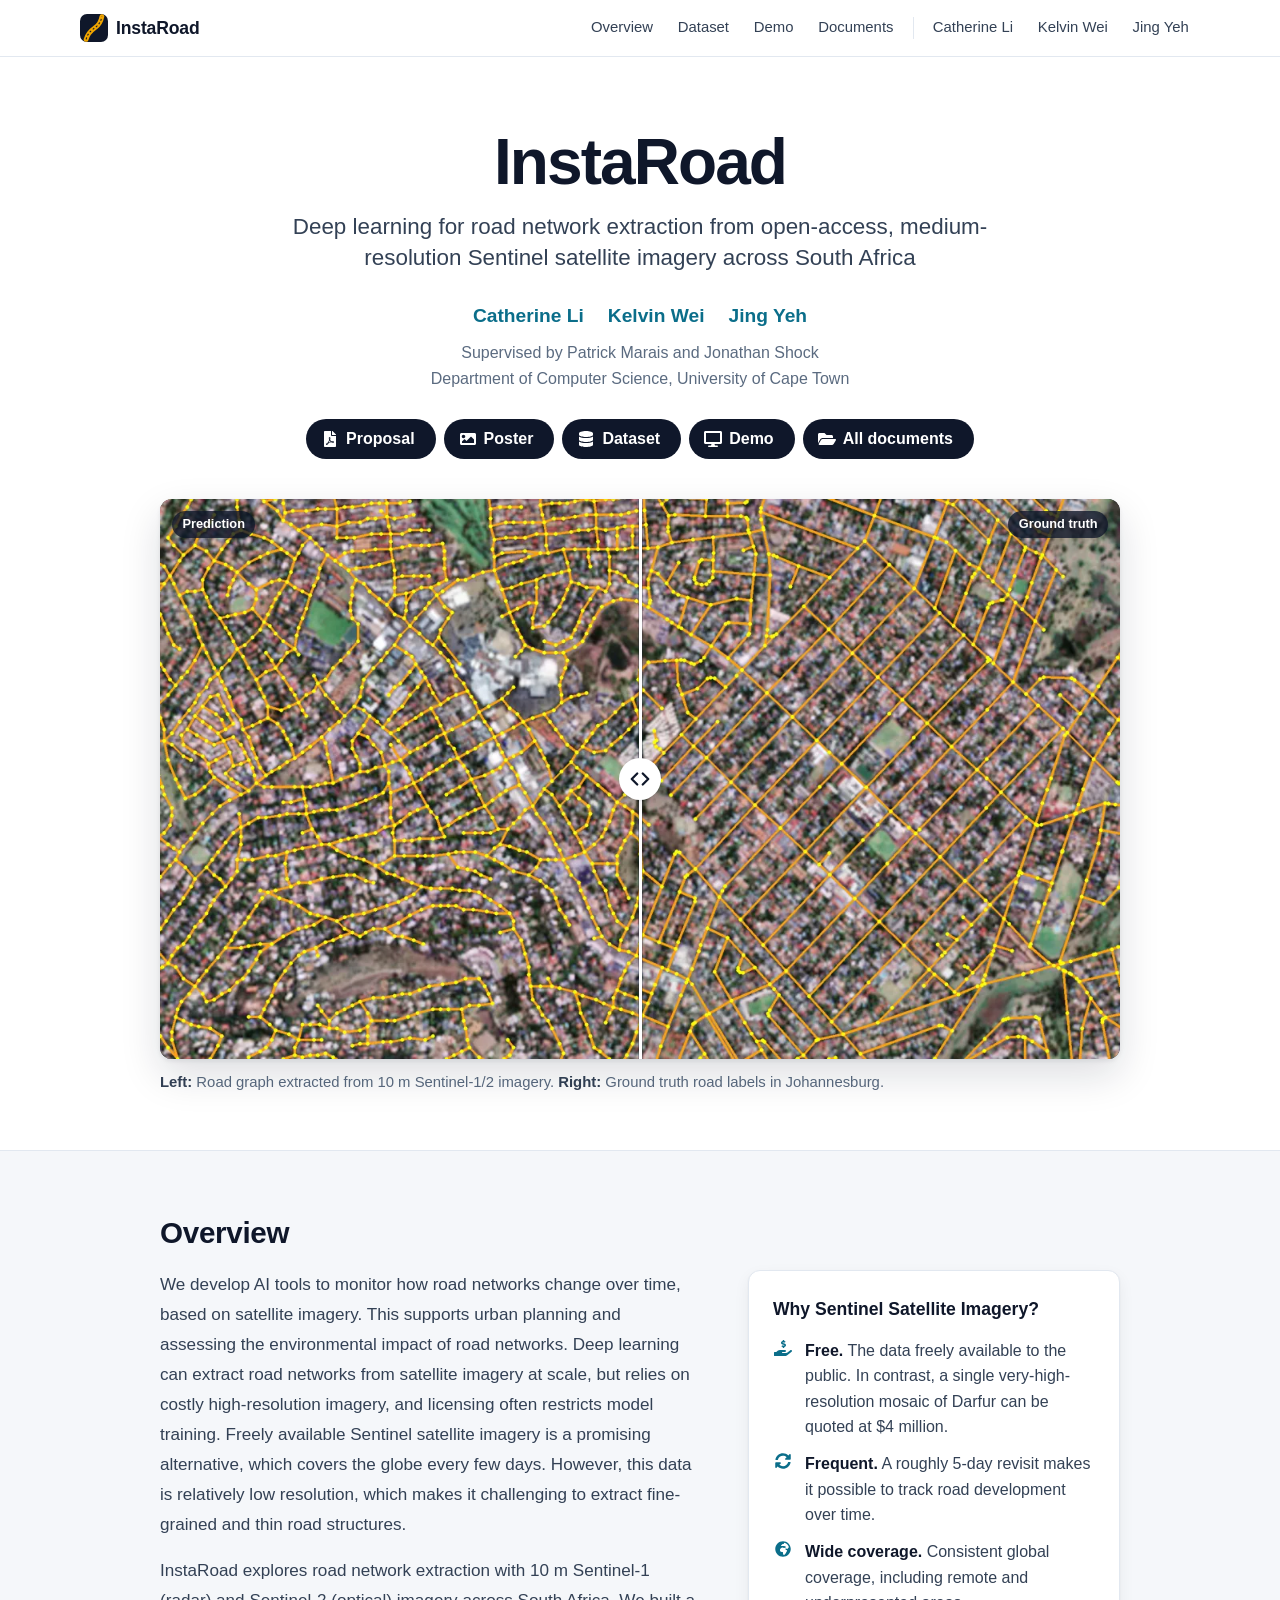
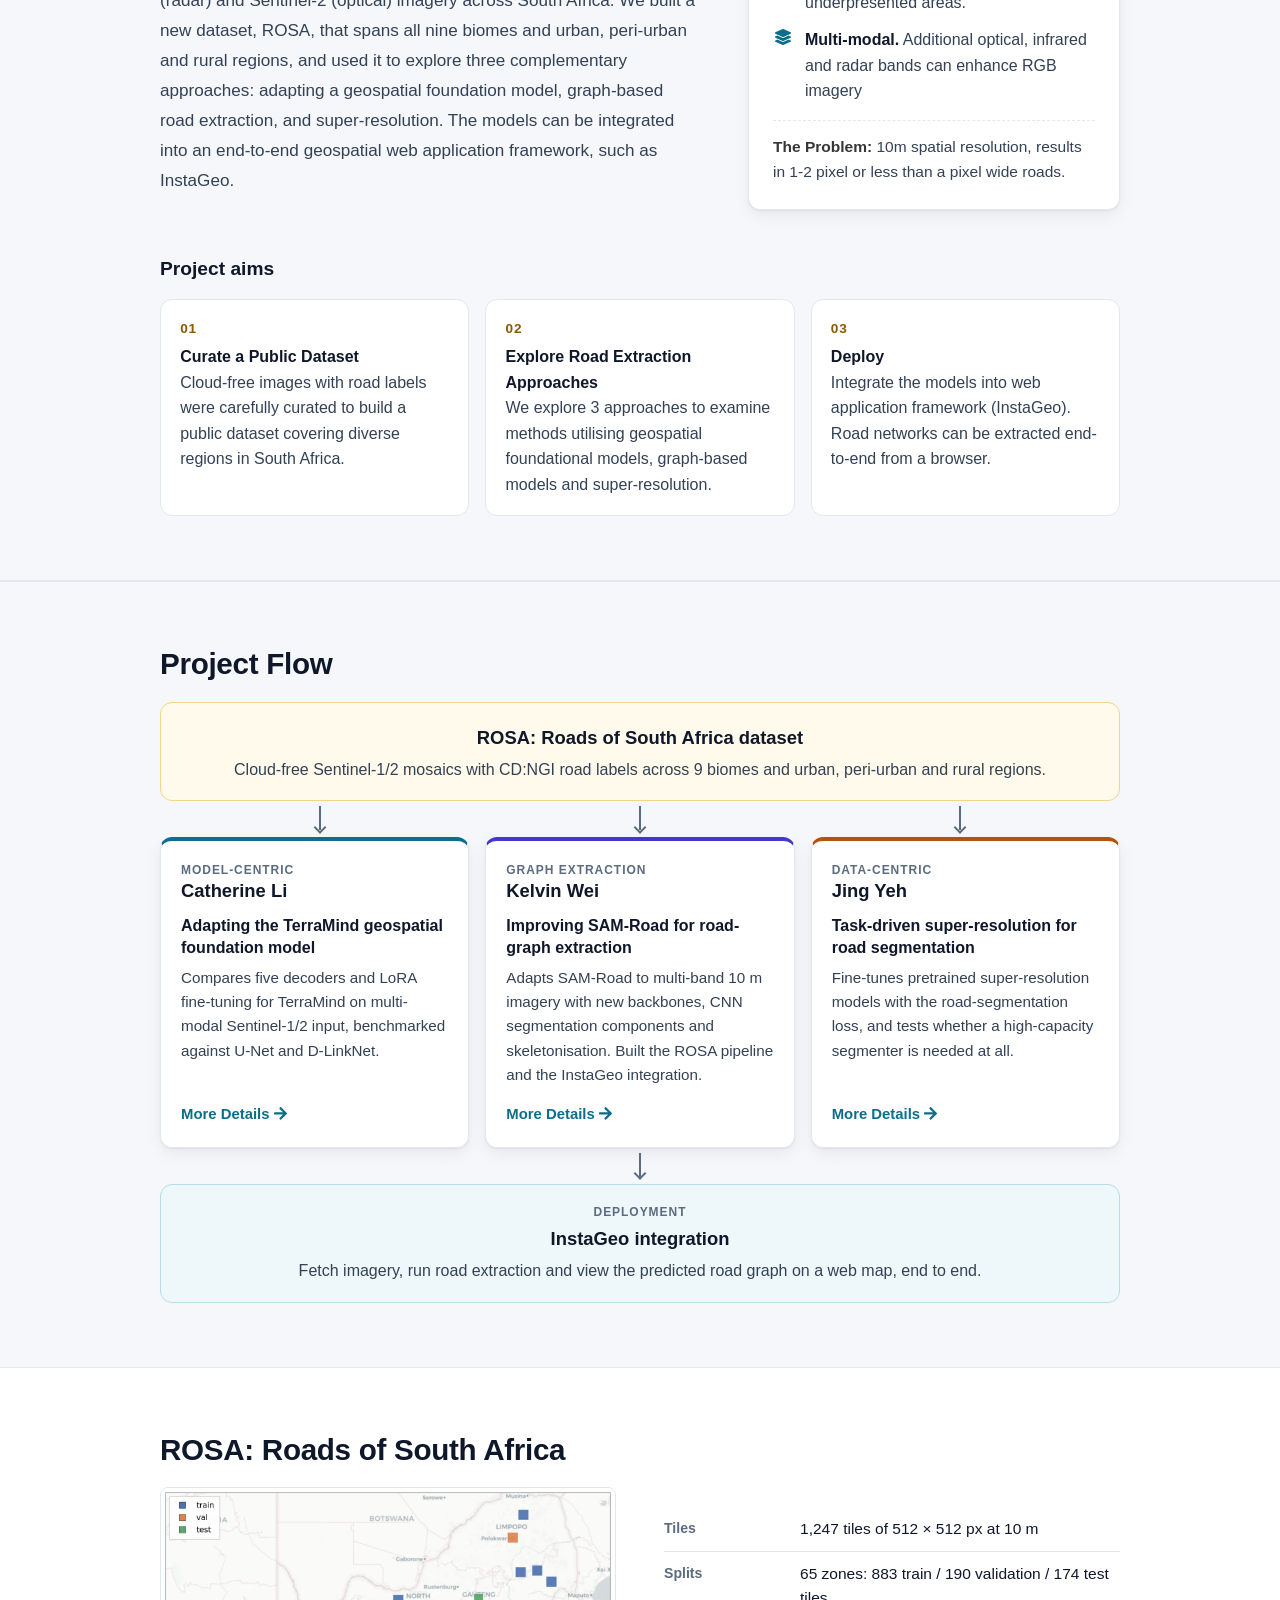
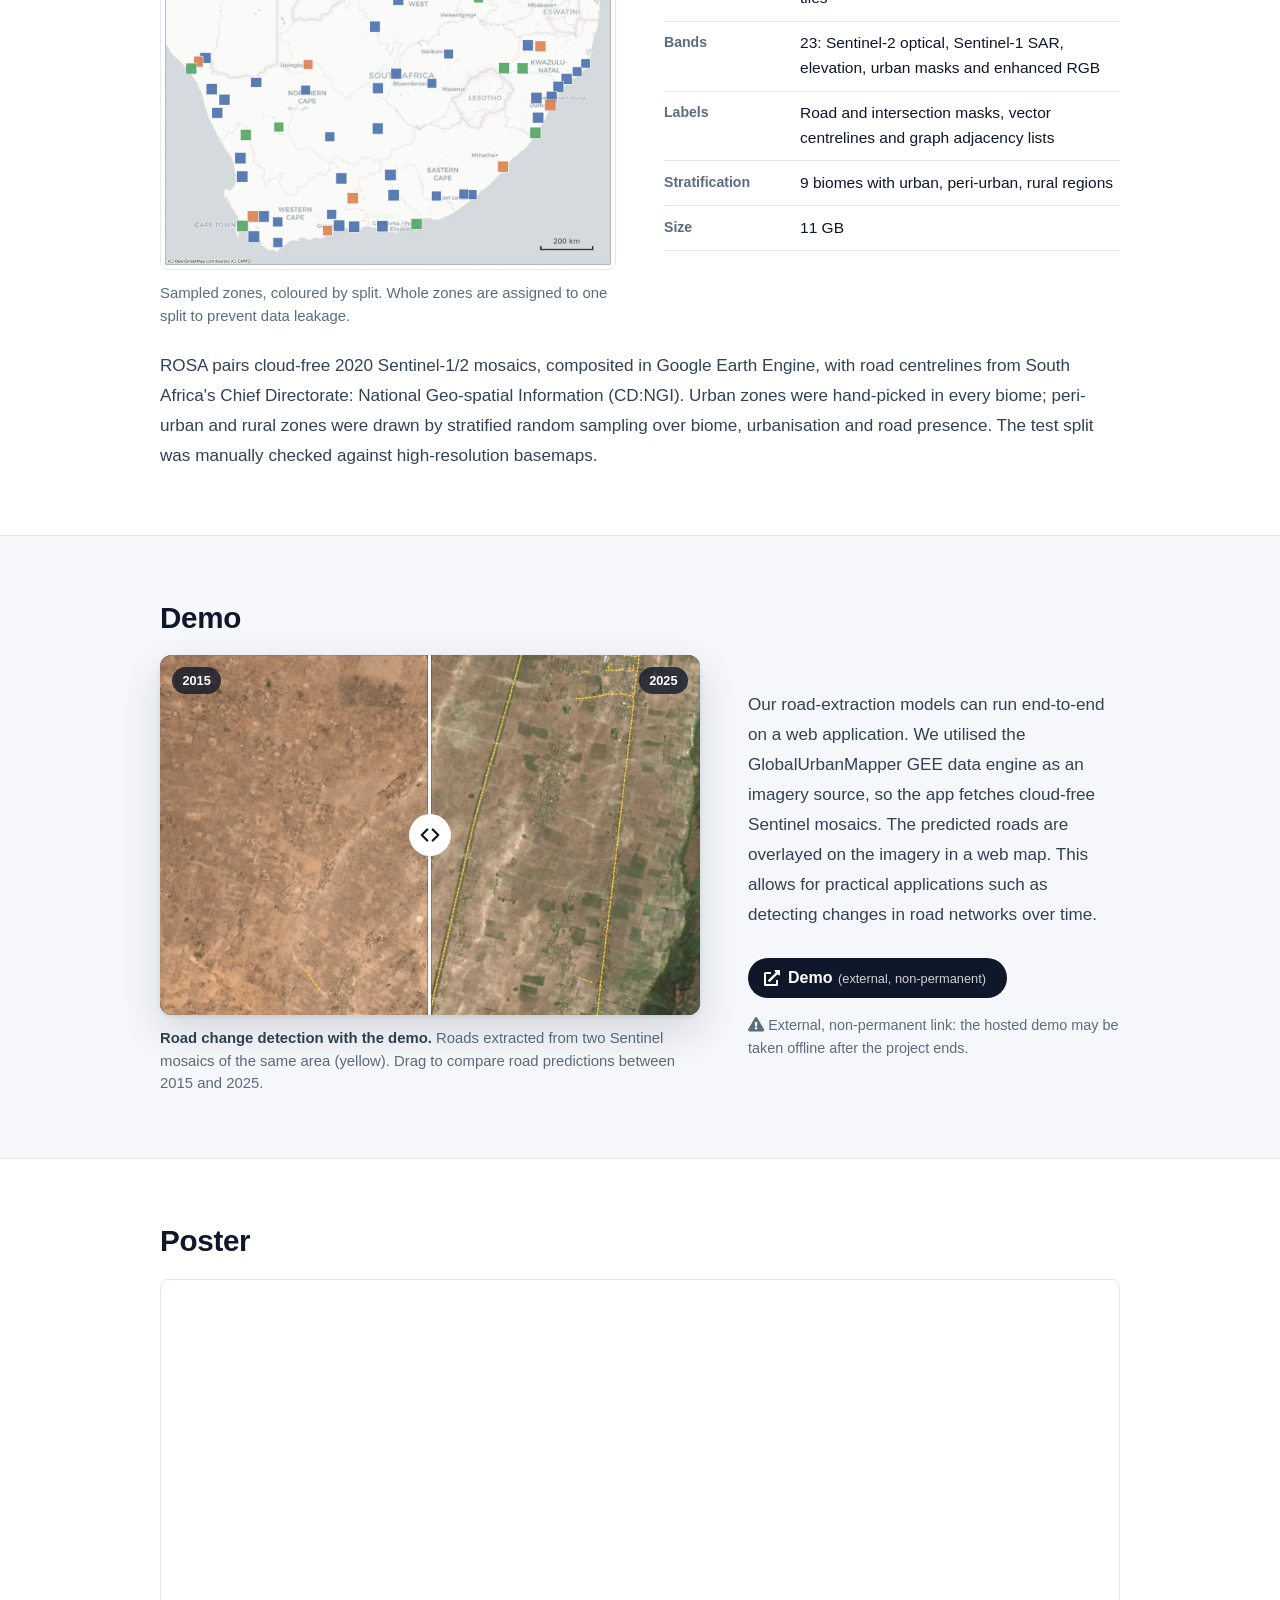
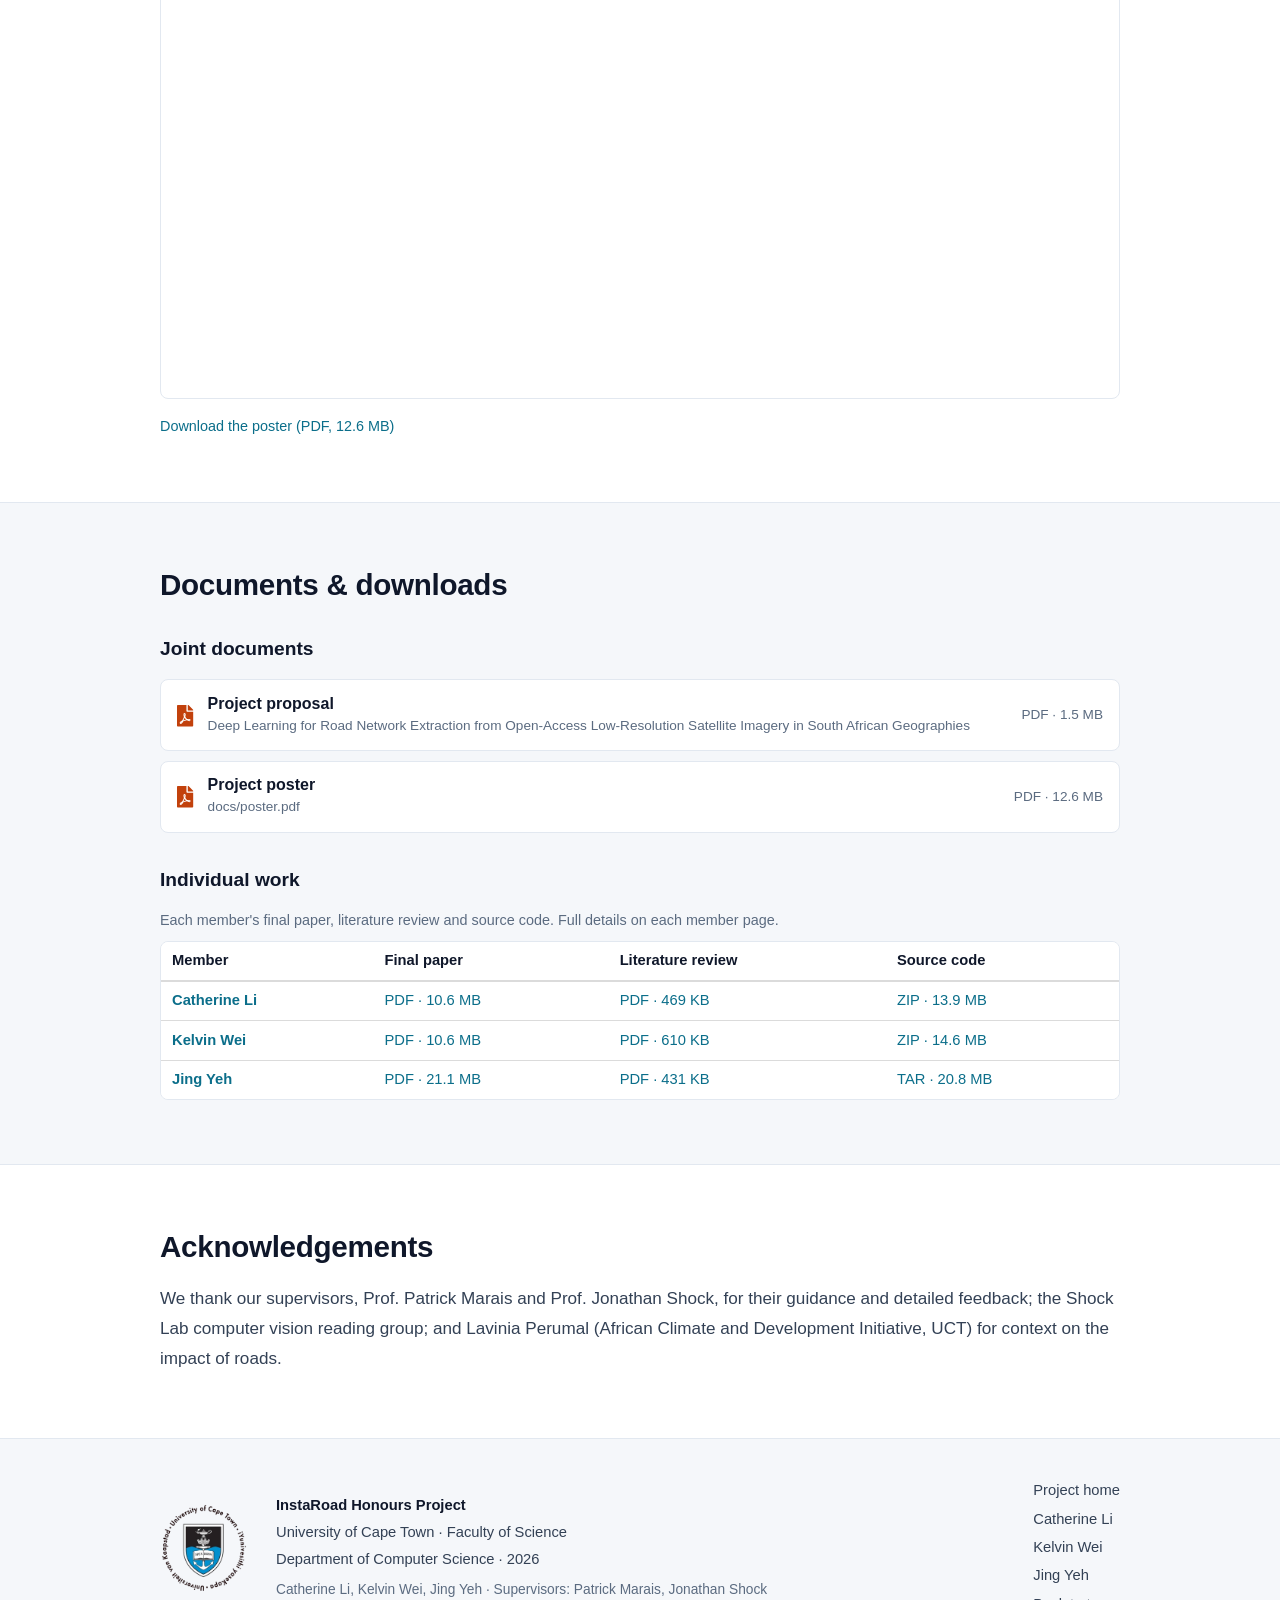
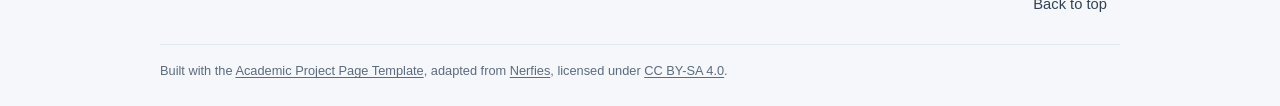
<file: index.html>
<!DOCTYPE html>
<html lang="en">
<head>
  <meta charset="utf-8">
  <meta name="viewport" content="width=device-width, initial-scale=1">
  <title>InstaRoad</title>
  <meta name="description" content="InstaRoad: UCT Computer Science Honours project on deep-learning road network extraction from freely available 10 m Sentinel-1/2 satellite imagery across South Africa.">
  <meta name="author" content="Catherine Li, Kelvin Wei, Jing Yeh">
  <link rel="icon" href="assets/img/favicon.svg" type="image/svg+xml">
  <link rel="stylesheet" href="assets/css/bulma.min.css">
  <link rel="stylesheet" href="assets/css/site.css">
  <script src="assets/js/fontawesome.all.min.js" defer></script>
  <script src="assets/js/site.js" defer></script>
</head>
<body id="top">
<a class="skip-link" href="#main">Skip to content</a>

<!-- ===== Shared navigation ===== -->
<header class="site-nav">
  <nav class="nav-inner" aria-label="Site">
    <a class="nav-brand" href="index.html" aria-current="page">
      <svg viewBox="0 0 32 32" aria-hidden="true" focusable="false"><rect width="32" height="32" rx="8" fill="#0f172a"/><path d="M7 29c2-8 7-11 11-14s6-7 7-12" fill="none" stroke="#f0a500" stroke-width="5.5" stroke-linecap="round"/><path d="M7 29c2-8 7-11 11-14s6-7 7-12" fill="none" stroke="#0f172a" stroke-width="1.2" stroke-dasharray="2.2 2.4"/></svg>
      <span>InstaRoad</span>
    </a>
    <div class="nav-links">
      <a href="#overview">Overview</a>
      <a href="#dataset">Dataset</a>
      <a href="#demo">Demo</a>
      <a href="#documents">Documents</a>
      <span class="nav-sep" aria-hidden="true"></span>
      <a href="li/index.html">Catherine Li</a>
      <a href="wei/index.html">Kelvin Wei</a>
      <a href="yeh/index.html">Jing Yeh</a>
    </div>
  </nav>
</header>

<main id="main">

  <!-- ===== Hero ===== -->
  <section class="project-hero" aria-labelledby="project-title">
    <div class="container is-max-desktop">
      <h1 class="project-title" id="project-title">InstaRoad</h1>
      <p class="project-subtitle">Deep learning for road network extraction from open-access, medium-resolution Sentinel satellite imagery across South Africa</p>
      <p class="authors">
        <a href="li/index.html">Catherine Li</a>
        <a href="wei/index.html">Kelvin Wei</a>
        <a href="yeh/index.html">Jing Yeh</a>
      </p>
      <p class="affiliation">Supervised by Patrick Marais and Jonathan Shock<br>Department of Computer Science, University of Cape Town</p>
      <div class="link-row">
        <a class="button is-dark is-rounded" href="docs/proposal.pdf">
          <span class="icon"><i class="fas fa-file-pdf" aria-hidden="true"></i></span><span>Proposal</span>
        </a>
        <a class="button is-dark is-rounded" href="#poster">
          <span class="icon"><i class="fas fa-image" aria-hidden="true"></i></span><span>Poster</span>
        </a>
        <a class="button is-dark is-rounded" href="#dataset">
          <span class="icon"><i class="fas fa-database" aria-hidden="true"></i></span><span>Dataset</span>
        </a>
        <a class="button is-dark is-rounded" href="#demo">
          <span class="icon"><i class="fas fa-desktop" aria-hidden="true"></i></span><span>Demo</span>
        </a>
        <a class="button is-dark is-rounded" href="#documents">
          <span class="icon"><i class="fas fa-folder-open" aria-hidden="true"></i></span><span>All documents</span>
        </a>
      </div>
    </div>
  </section>

  <!-- ===== Teaser: predicted vs ground-truth road graph ===== -->
  <section class="teaser" aria-label="Example result">
    <div class="container is-max-desktop">
      <figure class="compare">
        <div class="compare-frame">
          <img src="assets/img/jhb-ground-truth.webp" width="1200" height="700"
               alt="Government CD:NGI road network drawn over a Sentinel image of suburban Johannesburg">
          <img class="compare-top" src="assets/img/jhb-prediction.webp" width="1200" height="700"
               alt="Road network graph predicted by our model over the same Johannesburg image">
          <span class="compare-tag is-left">Prediction</span>
          <span class="compare-tag is-right">Ground truth</span>
          <input class="compare-range" type="range" min="0" max="100" value="50" step="0.5"
                 aria-label="Slide to compare the predicted road graph with the ground truth">
          <span class="compare-handle" aria-hidden="true"></span>
        </div>
        <figcaption>
          <strong>Left:</strong> Road graph extracted from 10 m Sentinel-1/2 imagery. <strong>Right:</strong> Ground truth road labels in Johannesburg.
        </figcaption>
      </figure>
    </div>
  </section>

  <!-- ===== Overview ===== -->
  <section class="section is-alt" id="overview" aria-labelledby="overview-title">
    <div class="container is-max-desktop">
      <h2 class="section-title" id="overview-title">Overview</h2>
      <div class="columns is-variable is-6">
        <div class="column is-7 prose">
          <p>
            We develop AI tools to monitor how road networks change over time, based on satellite imagery. 
            This supports urban planning and assessing the environmental impact of road networks.
            Deep learning can extract road networks from satellite imagery at scale, but relies on costly high-resolution imagery, and licensing often restricts model training. 
            Freely available Sentinel satellite imagery is a promising alternative, which covers the globe every few days. 
            However, this data is relatively low resolution, which makes it challenging to extract fine-grained and thin road structures. 
          </p>
          <p>
            InstaRoad explores road network extraction with 10 m Sentinel-1 (radar) and Sentinel-2 (optical)
            imagery across South Africa. We built a new dataset, ROSA, that spans all nine biomes and urban,
            peri-urban and rural regions, and used it to explore three complementary approaches: adapting a
            geospatial foundation model, graph-based road extraction, and super-resolution. 
            The models can be integrated into an end-to-end geospatial web application framework, such as InstaGeo. 
          </p>
        </div>
        <div class="column is-5">
          <div class="why-box">
            <h3>Why Sentinel Satellite Imagery?</h3>
            <ul class="icon-list">
              <li><i class="fas fa-fw fa-hand-holding-usd" aria-hidden="true"></i><span><strong>Free.</strong> 
                  The data freely available to the public. 
                  In contrast, a single very-high-resolution mosaic of Darfur can be quoted at $4&nbsp;million.</span></li>
              <li><i class="fas fa-fw fa-sync-alt" aria-hidden="true"></i><span><strong>Frequent.</strong> A roughly 5-day revisit makes it possible to track road development over time.</span></li>
              <li><i class="fas fa-fw fa-globe-africa" aria-hidden="true"></i><span><strong>Wide coverage.</strong> Consistent global coverage, including remote and underpresented areas.</span></li>
              <li><i class="fas fa-fw fa-layer-group" aria-hidden="true"></i><span><strong>Multi-modal.</strong> Additional optical, infrared and radar bands can enhance RGB imagery</span></li>
            </ul>
            <p class="why-catch"><strong>The Problem:</strong> 10m spatial resolution, results in 1-2 pixel or less than a pixel wide roads.</p>
          </div>
        </div>
      </div>

      <h3 class="subsection-title">Project aims</h3>
      <ol class="aims">
        <li><strong>Curate a Public Dataset</strong> Cloud-free images with road labels were carefully curated to build a public dataset covering diverse regions in South Africa.</li>
        <li><strong>Explore Road Extraction Approaches</strong>
            We explore 3 approaches to examine methods utilising geospatial foundational models, graph-based models and super-resolution.
          <!--<ul class="aim-sublist">
            <li>Geospatial foundation model (TerraMind)</li>
            <li>Graph-based road extraction (SAM-Road)</li>
            <li>Super-resolution road extraction</li>
          </ul>-->
        </li>
        <li><strong>Deploy</strong>Integrate the models into web application framework (InstaGeo). Road networks can be extracted end-to-end from a browser.</li>
      </ol>
    </div>
  </section>

  <!-- ===== How the sub-projects fit together ===== -->
  <section class="section is-alt" id="subprojects" aria-labelledby="subprojects-title">
    <div class="container is-max-desktop">
      <h2 class="section-title" id="subprojects-title">Project Flow</h2>
      <div class="tracks">
        <div class="track-node">
          <p class="track-name">ROSA: Roads of South Africa dataset</p>
          <p>Cloud-free Sentinel-1/2 mosaics with CD:NGI road labels across 9 biomes and urban, peri-urban and rural regions.</p>
        </div>
        <div class="track-arrows" aria-hidden="true"><span></span><span></span><span></span></div>

        <div class="track-cols">
          <article class="member-card is-li">
            <div class="member-head">
              <div>
                <p class="track-kicker">Model-centric</p>
                <h3><a href="li/index.html">Catherine Li</a></h3>
              </div>
            </div>
            <p class="member-project">Adapting the TerraMind geospatial foundation model</p>
            <p>Compares five decoders and LoRA fine-tuning for TerraMind on multi-modal Sentinel-1/2 input, benchmarked against U-Net and D-LinkNet.</p>
            <a class="member-link" href="li/index.html">More Details <i class="fas fa-arrow-right" aria-hidden="true"></i></a>
          </article>

          <article class="member-card is-wei">
            <div class="member-head">
              <div>
                <p class="track-kicker">Graph extraction</p>
                <h3><a href="wei/index.html">Kelvin Wei</a></h3>
              </div>
            </div>
            <p class="member-project">Improving SAM-Road for road-graph extraction</p>
            <p>Adapts SAM-Road to multi-band 10 m imagery with new backbones, CNN segmentation components and skeletonisation. Built the ROSA pipeline and the InstaGeo integration.</p>
            <a class="member-link" href="wei/index.html">More Details <i class="fas fa-arrow-right" aria-hidden="true"></i></a>
          </article>

          <article class="member-card is-yeh">
            <div class="member-head">
              <div>
                <p class="track-kicker">Data-centric</p>
                <h3><a href="yeh/index.html">Jing Yeh</a></h3>
              </div>
            </div>
            <p class="member-project">Task-driven super-resolution for road segmentation</p>
            <p>Fine-tunes pretrained super-resolution models with the road-segmentation loss, and tests whether a high-capacity segmenter is needed at all.</p>
            <a class="member-link" href="yeh/index.html">More Details <i class="fas fa-arrow-right" aria-hidden="true"></i></a>
          </article>
        </div>

        <div class="track-arrows is-single" aria-hidden="true"><span></span></div>
        <div class="track-node is-output">
          <p class="track-kicker">Deployment</p>
          <p class="track-name">InstaGeo integration</p>
          <p>Fetch imagery, run road extraction and view the predicted road graph on a web map, end to end.</p>
        </div>
      </div>
    </div>
  </section>

  <!-- ===== Dataset ===== -->
  <section class="section" id="dataset" aria-labelledby="dataset-title">
    <div class="container is-max-desktop">
      <h2 class="section-title" id="dataset-title">ROSA: Roads of South Africa</h2>
      <div class="columns is-variable is-6">
        <div class="column is-6">
          <figure class="figure">
            <img src="assets/img/rosa-zones-map.webp" width="1300" height="1092" loading="lazy"
                 alt="Map of South Africa showing the sampled dataset zones, coloured by training, validation and test split">
            <figcaption>Sampled zones, coloured by split. Whole zones are assigned to one split to prevent data leakage.</figcaption>
          </figure>
        </div>
        <div class="column is-6">
          <dl class="facts">
            <div><dt>Tiles</dt><dd>1,247 tiles of 512 × 512 px at 10 m</dd></div>
            <div><dt>Splits</dt><dd>65 zones: 883 train / 190 validation / 174 test tiles</dd></div>
            <div><dt>Bands</dt><dd>23: Sentinel-2 optical, Sentinel-1 SAR, elevation, urban masks and enhanced RGB</dd></div>
            <div><dt>Labels</dt><dd>Road and intersection masks, vector centrelines and graph adjacency lists</dd></div>
            <div><dt>Stratification</dt><dd>9 biomes with urban, peri-urban, rural regions</dd></div>
            <div><dt>Size</dt><dd>11 GB</dd></div>
          </dl>
          <!--<div class="link-row is-left">
            <a class="button is-dark is-rounded" href="https://TODO-zenodo-doi.invalid">
              <span class="icon"><i class="fas fa-download" aria-hidden="true"></i></span><span>Download (Zenodo)</span>
            </a>
          </div>-->
        </div>
      </div>
      <div class="prose">
        <p>
          ROSA pairs cloud-free 2020 Sentinel-1/2 mosaics, composited in Google Earth Engine, with road
          centrelines from South Africa's Chief Directorate: National Geo-spatial Information (CD:NGI).
          Urban zones were hand-picked in every biome; peri-urban and rural zones were drawn by stratified random
          sampling over biome, urbanisation and road presence. The test split was manually checked against
          high-resolution basemaps.
        </p>
      </div>
    </div>
  </section>

  <!-- ===== Demo ===== -->
  <section class="section is-alt" id="demo" aria-labelledby="demo-title">
    <div class="container is-max-desktop">
      <h2 class="section-title" id="demo-title">Demo</h2>
      <div class="columns is-variable is-6 is-vcentered">
        <div class="column is-7">
          <figure class="compare">
            <div class="compare-frame">
              <img src="assets/img/road-change-after.webp" width="768" height="512" loading="lazy"
                   alt="Roads extracted by the demo from a 2025 Sentinel mosaic, drawn in yellow over farmland and a settlement">
              <img class="compare-top" src="assets/img/road-change-before.webp" width="768" height="512" loading="lazy"
                   alt="Roads extracted by the demo from a 2015 Sentinel mosaic of the same area, with fewer roads detected">
              <span class="compare-tag is-left">2015</span>
              <span class="compare-tag is-right">2025</span>
              <input class="compare-range" type="range" min="0" max="100" value="50" step="0.5"
                     aria-label="Compare roads extracted from 2015 and 2025 imagery">
              <span class="compare-handle" aria-hidden="true"></span>
            </div>
            <figcaption>
              <strong>Road change detection with the demo.</strong> Roads extracted from two Sentinel mosaics of the
              same area (yellow). Drag to compare road predictions between 2015 and 2025.
            </figcaption>
          </figure>
        </div>
        <div class="column is-5">
          <div class="prose">
            <p>
              Our road-extraction models can run end-to-end on a web application. 
              We utilised the GlobalUrbanMapper GEE data engine as an imagery source, so the app fetches cloud-free Sentinel mosaics. 
              The predicted roads are overlayed on the imagery in a web map.
              This allows for practical applications such as detecting changes in road networks over time.
            </p>
          </div>
          <div class="link-row is-left">
            <a class="button is-dark is-rounded" href="https://geosamroad.kelvinwei.com" target="_blank" rel="noopener">
              <span class="icon"><i class="fas fa-external-link-alt" aria-hidden="true"></i></span>
              <span>Demo<span class="button-note">(external, non-permanent)</span></span>
            </a>
          </div>
          <p class="note">
            <i class="fas fa-exclamation-triangle" aria-hidden="true"></i>
            External, non-permanent link: the hosted demo may be taken offline after the project ends.
          </p>
        </div>
      </div>
    </div>
  </section>

  <!-- ===== Poster ===== -->
  <section class="section" id="poster" aria-labelledby="poster-title">
    <div class="container is-max-desktop">
      <h2 class="section-title" id="poster-title">Poster</h2>
      <!-- When the poster exists: save it as docs/poster.pdf, delete the placeholder, and uncomment: -->
      <iframe class="poster-frame" src="docs/poster.pdf" title="InstaRoad project poster" height="720"></iframe>
      <p class="note"><a href="docs/poster.pdf">Download the poster (PDF, 12.6 MB)</a></p>
     
      <!-- <div class="placeholder is-tall">
        <div>Project poster (PDF) goes here
          <small>Save as docs/poster.pdf and switch to the embedded viewer in the HTML comment</small>
        </div>
      </div> -->
    </div>
  </section>

  <!-- ===== Documents ===== -->
  <section class="section is-alt" id="documents" aria-labelledby="documents-title">
    <div class="container is-max-desktop">
      <h2 class="section-title" id="documents-title">Documents &amp; downloads</h2>

      <h3 class="subsection-title">Joint documents</h3>
      <div class="doc-list">
        <a class="doc" href="docs/proposal.pdf">
          <i class="fas fa-file-pdf doc-icon" aria-hidden="true"></i>
          <span><span class="doc-title">Project proposal</span><span class="doc-meta">Deep Learning for Road Network Extraction from Open-Access Low-Resolution Satellite Imagery in South African Geographies</span></span>
          <span class="doc-size">PDF · 1.5 MB</span>
        </a>
        <a class="doc" href="docs/poster.pdf">
          <i class="fas fa-file-pdf doc-icon" aria-hidden="true"></i>
          <span><span class="doc-title">Project poster</span><span class="doc-meta">docs/poster.pdf</span></span>
          <span class="doc-size">PDF · 12.6 MB</span>
        </a>
      </div>
        <!--<div class="doc is-missing">
          <i class="fas fa-file-alt doc-icon" aria-hidden="true"></i>
          <span><span class="doc-title">ROSA datasheet and sample tiles</span><span class="doc-meta">docs/rosa-datasheet.pdf, docs/rosa-sample.zip</span></span>
          <span class="doc-size"><span class="todo">TODO</span></span>
        </div>-->

      <h3 class="subsection-title">Individual work</h3>
      <figure class="table-figure">
        <figcaption>Each member's final paper, literature review and source code. Full details on each member page.</figcaption>
        <div class="table-container">
          <table class="table results is-hoverable is-fullwidth">
            <thead>
              <tr><th scope="col">Member</th><th scope="col">Final paper</th><th scope="col">Literature review</th><th scope="col">Source code</th></tr>
            </thead>
            <tbody>
              <tr>
                <th scope="row"><a href="li/index.html">Catherine Li</a></th>
                <td><a href="li/final-paper.pdf">PDF · 10.6 MB</a></td>
                <td><a href="li/literature-review.pdf">PDF · 469 KB</a></td>
                <td><a href="li/li_code.zip">ZIP · 13.9 MB</a></td>
              </tr>
              <tr>
                <th scope="row"><a href="wei/index.html">Kelvin Wei</a></th>
                <td><a href="wei/final-paper.pdf">PDF · 10.6 MB</a></td>
                <td><a href="wei/literature-review.pdf">PDF · 610 KB</a></td>
                <td><a href="wei/wei.zip">ZIP · 14.6 MB</a></td>
              </tr>
              <tr>
                <th scope="row"><a href="yeh/index.html">Jing Yeh</a></th>
                <td><a href="yeh/final-paper.pdf">PDF · 21.1 MB</a></td>
                <td><a href="yeh/literature-review.pdf">PDF · 431 KB</a></td>
                <td><a href="yeh/yeh_code.tar">TAR · 20.8 MB</a></td>
              </tr>
            </tbody>
          </table>
        </div>
      </figure>
    </div>
  </section>

  <!-- ===== Acknowledgements ===== -->
  <section class="section" id="acknowledgements" aria-labelledby="ack-title">
    <div class="container is-max-desktop">
      <h2 class="section-title" id="ack-title">Acknowledgements</h2>
      <p class="prose">
        We thank our supervisors, Prof. Patrick Marais and Prof. Jonathan Shock, for their guidance and detailed feedback; 
        the Shock Lab computer vision reading group; 
        and Lavinia Perumal (African Climate and Development Initiative, UCT) for context on the impact of roads. 
      </p>
    </div>
  </section>

</main>

<!-- ===== Shared footer (keep in sync across all pages) ===== -->
<footer class="site-footer">
  <div class="footer-inner">
    <img class="footer-logo" src="assets/img/uct-logo.webp" width="116" height="118" alt="University of Cape Town logo">
    <div class="footer-text">
      <p class="footer-title">InstaRoad Honours Project</p>
      <p>University of Cape Town · Faculty of Science</p>
      <p>Department of Computer Science · 2026</p>
      <p class="footer-people">Catherine Li, Kelvin Wei, Jing Yeh · Supervisors: Patrick Marais, Jonathan Shock</p>
    </div>
    <nav class="footer-nav" aria-label="Footer">
      <ul class="footer-links">
        <li><a href="index.html">Project home</a></li>
        <li><a href="li/index.html">Catherine Li</a></li>
        <li><a href="wei/index.html">Kelvin Wei</a></li>
        <li><a href="yeh/index.html">Jing Yeh</a></li>
        <li><a href="#top">Back to top</a></li>
      </ul>
    </nav>
  </div>
  <p class="footer-credit">Built with the <a href="https://github.com/eliahuhorwitz/Academic-project-page-template">Academic Project Page Template</a>, adapted from <a href="https://nerfies.github.io">Nerfies</a>, licensed under <a href="https://creativecommons.org/licenses/by-sa/4.0/">CC BY-SA 4.0</a>.</p>
</footer>
<a class="to-top" href="#top" aria-label="Back to top"><i class="fas fa-chevron-up" aria-hidden="true"></i></a>
</body>
</html>
</file>
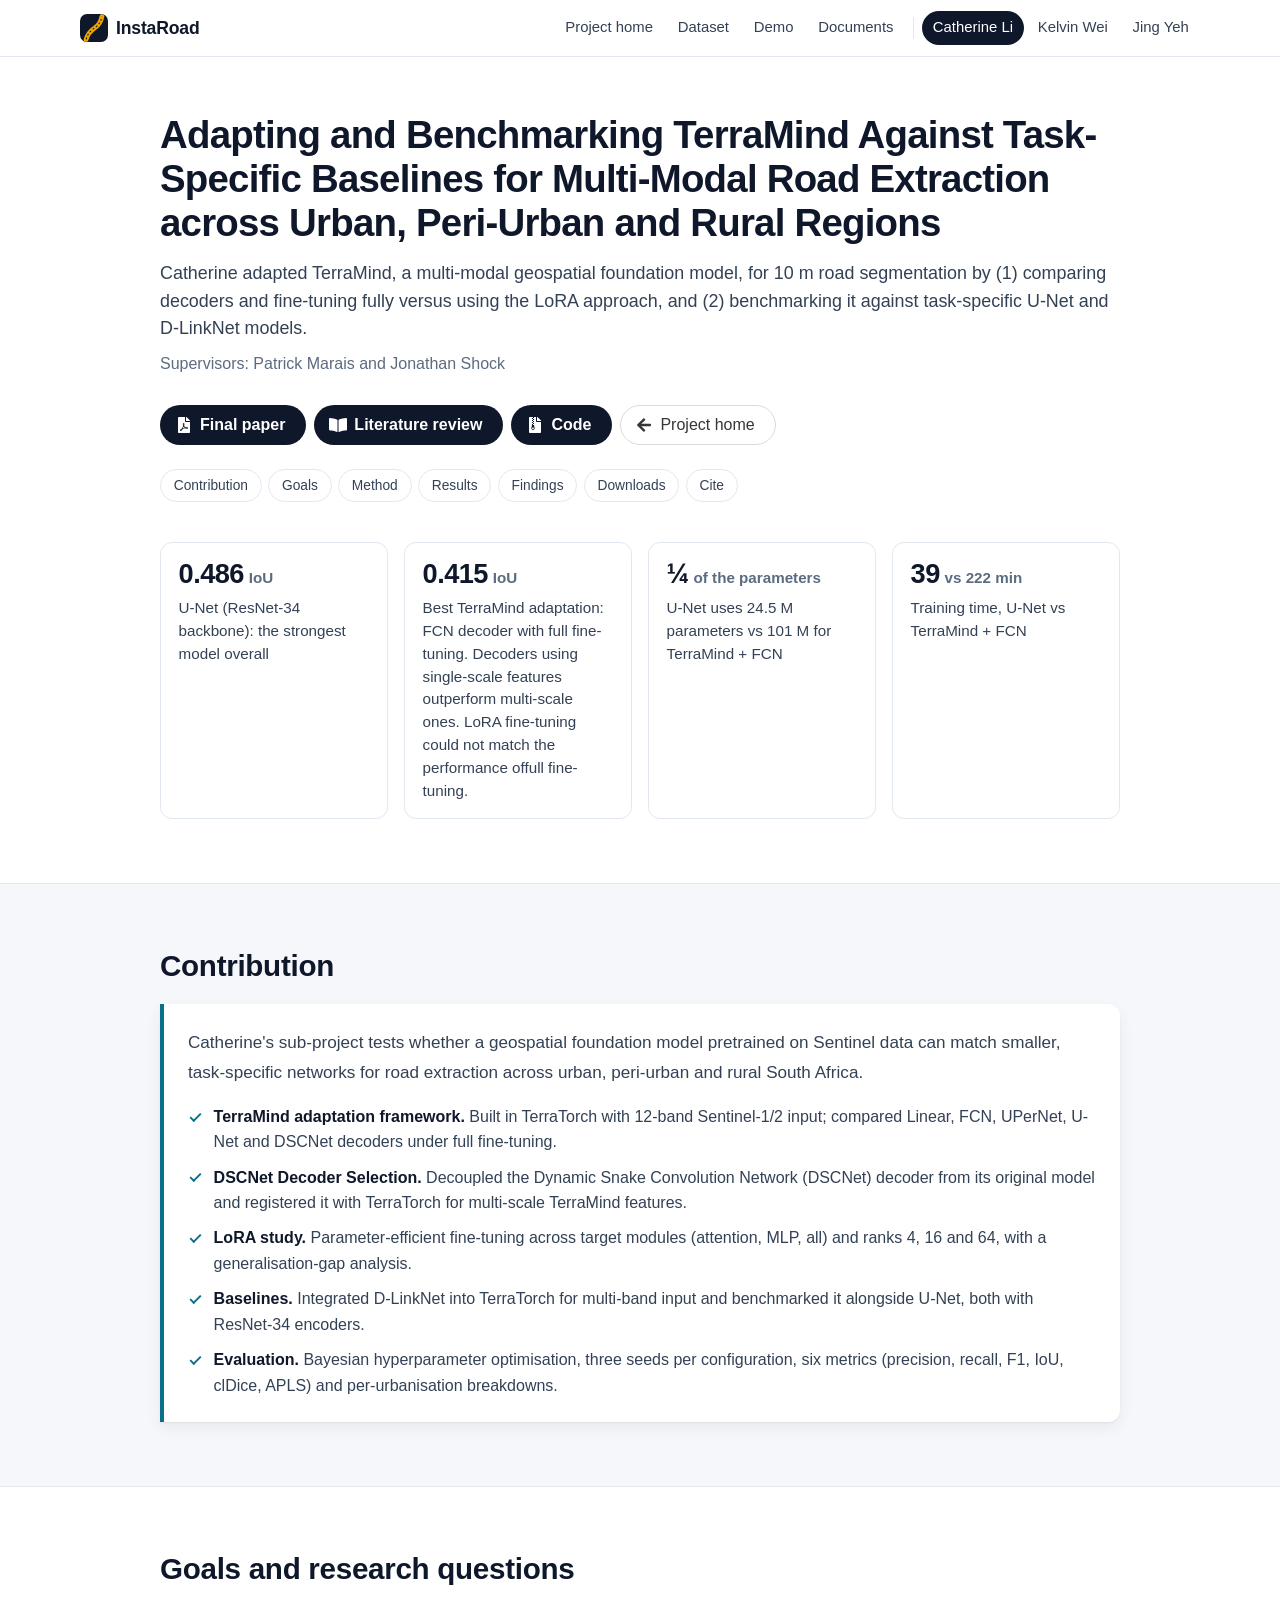
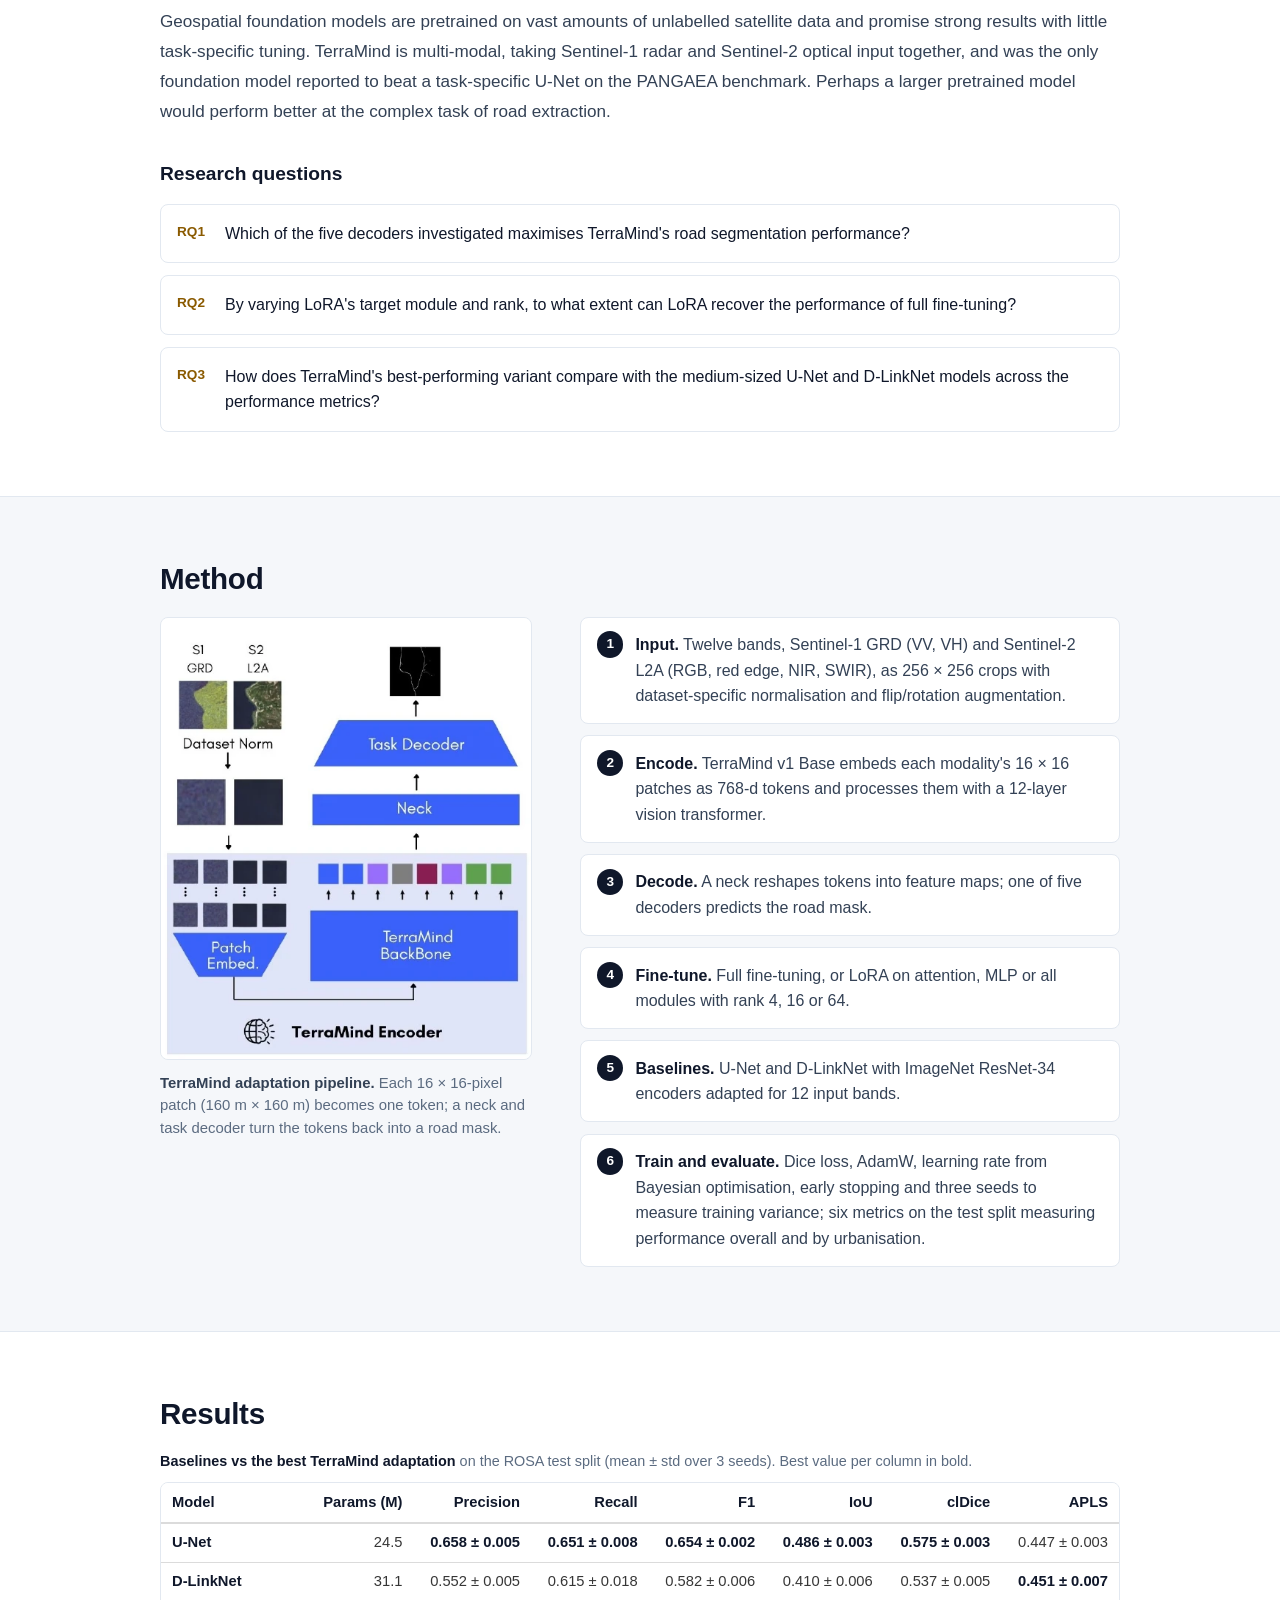
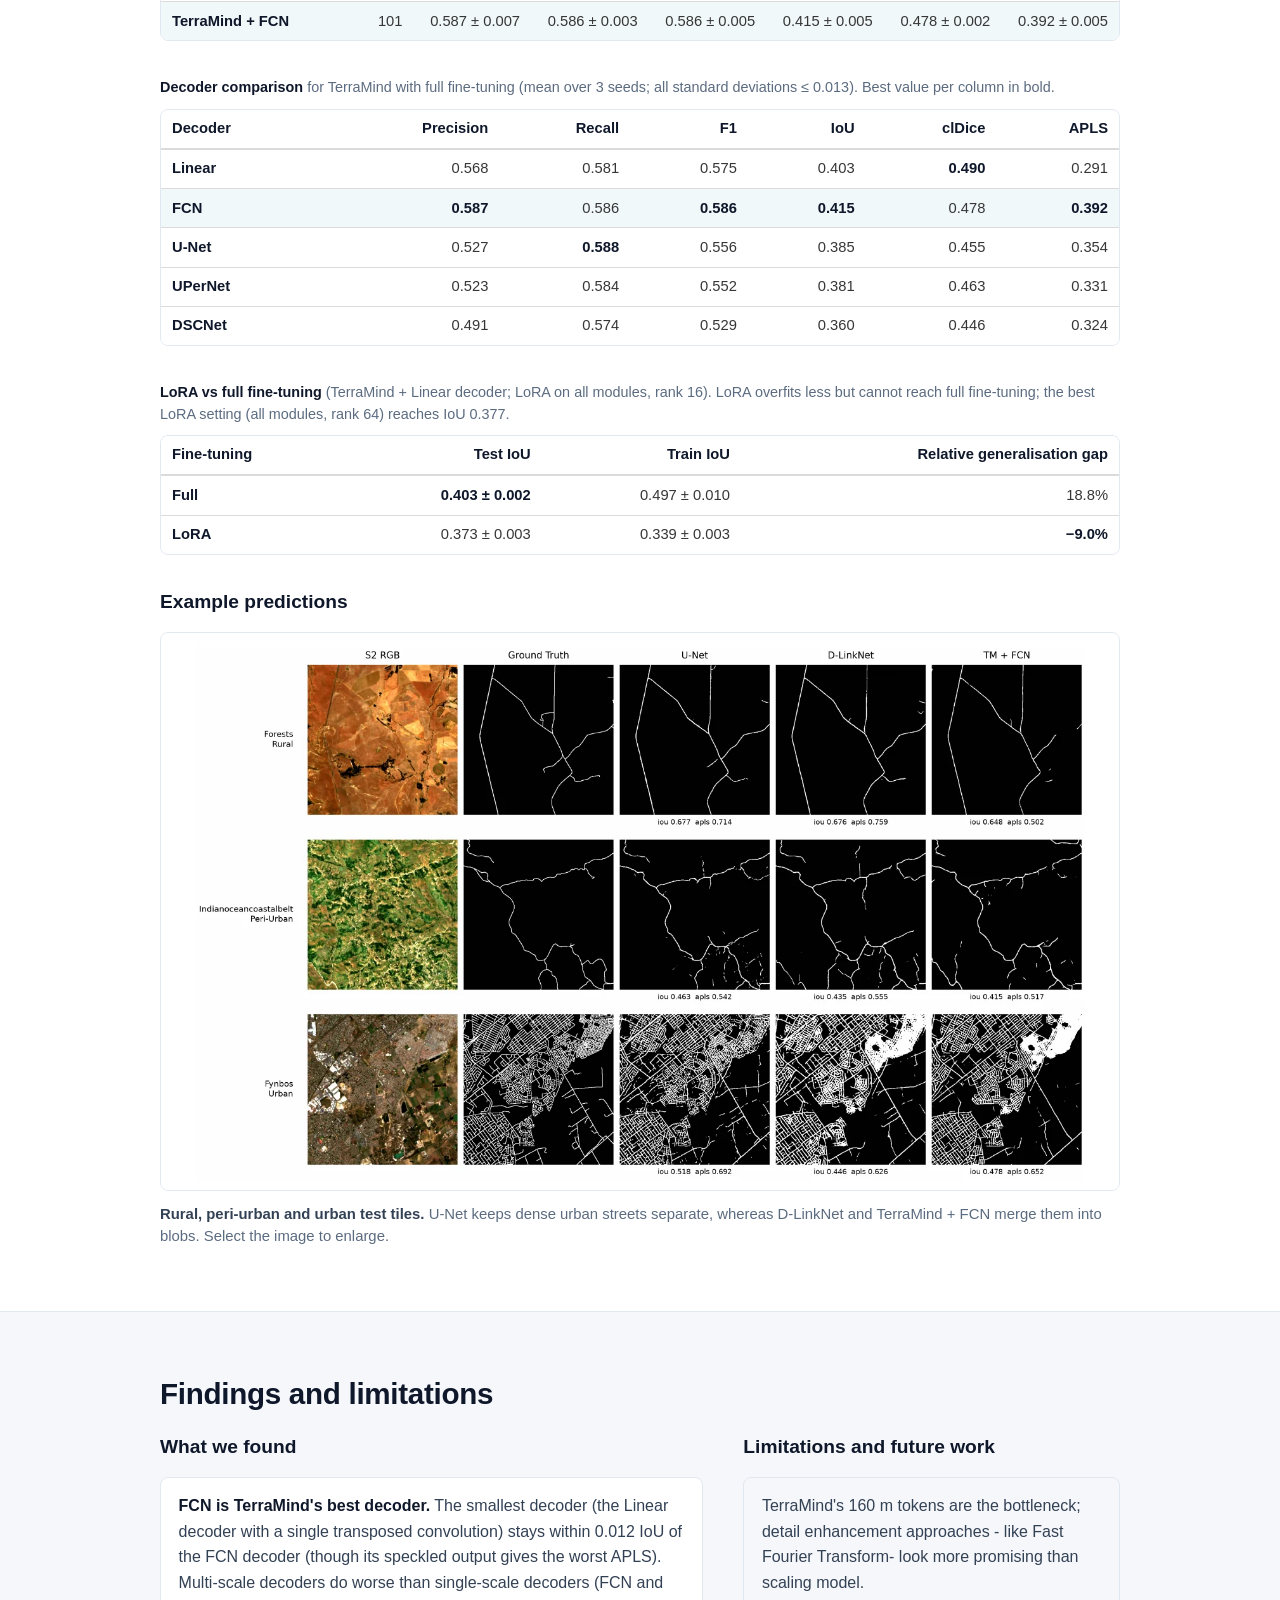
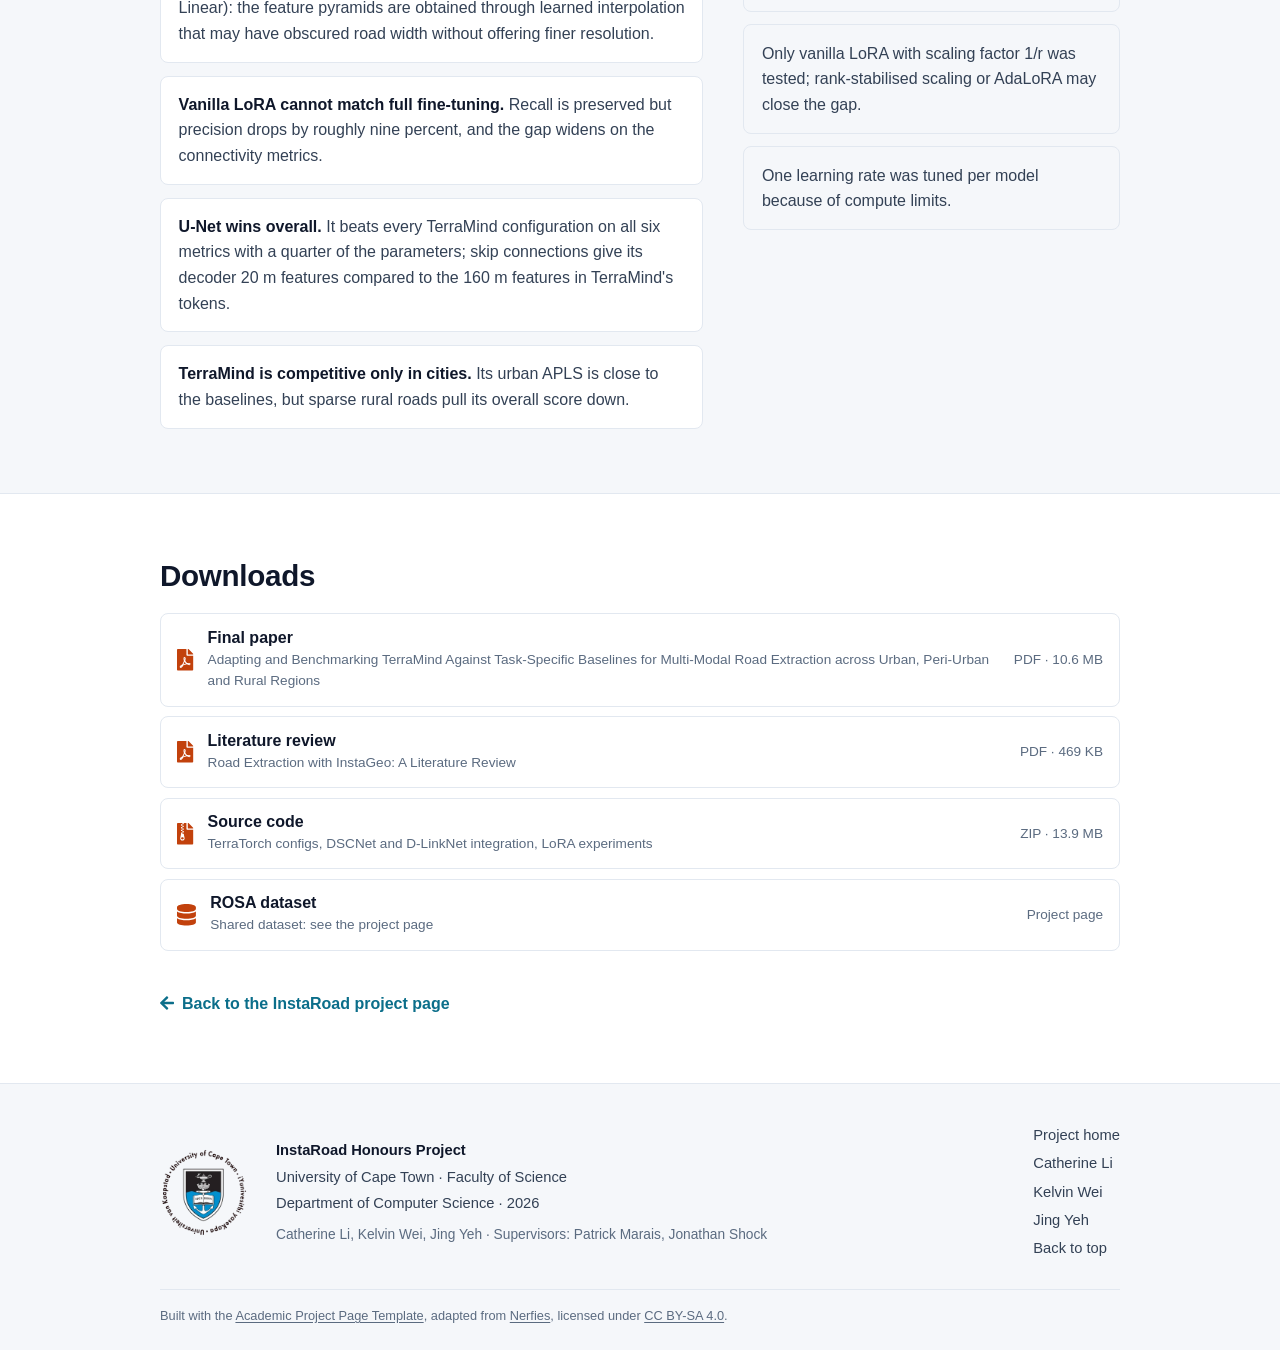
<file: li/index.html>
<!DOCTYPE html>
<html lang="en">
<head>
  <meta charset="utf-8">
  <meta name="viewport" content="width=device-width, initial-scale=1">
  <title>Catherine Li — Adapting TerraMind for Road Extraction | InstaRoad</title>
  <meta name="description" content="Catherine Li's InstaRoad sub-project: adapting the TerraMind geospatial foundation model for road extraction from 10 m Sentinel-1/2 imagery and benchmarking it against U-Net and D-LinkNet.">
  <meta name="author" content="Catherine Li">
  <link rel="icon" href="../assets/img/favicon.svg" type="image/svg+xml">
  <link rel="stylesheet" href="../assets/css/bulma.min.css">
  <link rel="stylesheet" href="../assets/css/site.css">
  <script src="../assets/js/fontawesome.all.min.js" defer></script>
  <script src="../assets/js/site.js" defer></script>
</head>
<body id="top">
<a class="skip-link" href="#main">Skip to content</a>

<!-- ===== Shared navigation (keep in sync across all pages) ===== -->
<header class="site-nav">
  <nav class="nav-inner" aria-label="Site">
    <a class="nav-brand" href="../index.html">
      <svg viewBox="0 0 32 32" aria-hidden="true" focusable="false"><rect width="32" height="32" rx="8" fill="#0f172a"/><path d="M7 29c2-8 7-11 11-14s6-7 7-12" fill="none" stroke="#f0a500" stroke-width="5.5" stroke-linecap="round"/><path d="M7 29c2-8 7-11 11-14s6-7 7-12" fill="none" stroke="#0f172a" stroke-width="1.2" stroke-dasharray="2.2 2.4"/></svg>
      <span>InstaRoad</span>
    </a>
    <div class="nav-links">
      <a href="../index.html">Project home</a>
      <a href="../index.html#dataset">Dataset</a>
      <a href="../index.html#demo">Demo</a>
      <a href="../index.html#documents">Documents</a>
      <span class="nav-sep" aria-hidden="true"></span>
      <a href="../li/index.html" aria-current="page">Catherine Li</a>
      <a href="../wei/index.html">Kelvin Wei</a>
      <a href="../yeh/index.html">Jing Yeh</a>
    </div>
  </nav>
</header>

<main id="main">

  <!-- ===== Header ===== -->
  <section class="member-hero" aria-labelledby="page-title">
    <div class="container is-max-desktop">
      <div class="member-hero-inner">
        <div>
          <h1 class="member-title" id="page-title">Adapting and Benchmarking TerraMind Against Task-Specific Baselines for Multi-Modal Road Extraction across Urban, Peri-Urban and Rural Regions</h1>
          <p class="member-role">Catherine adapted TerraMind, a multi-modal geospatial foundation model, for 10&nbsp;m road segmentation by (1) comparing decoders and fine-tuning fully versus using the LoRA approach, and (2) benchmarking it against task-specific U-Net and D-LinkNet models.</p>
          <p class="affiliation">Supervisors: Patrick Marais and Jonathan Shock</p>
        </div>
      </div>
      <div class="link-row is-left">
        <a class="button is-dark is-rounded" href="final-paper.pdf">
          <span class="icon"><i class="fas fa-file-pdf" aria-hidden="true"></i></span><span>Final paper</span>
        </a>
        <a class="button is-dark is-rounded" href="literature-review.pdf">
          <span class="icon"><i class="fas fa-book-open" aria-hidden="true"></i></span><span>Literature review</span>
        </a>
        <a class="button is-dark is-rounded" href="#downloads">
          <span class="icon"><i class="fas fa-file-archive" aria-hidden="true"></i></span><span>Code</span>
        </a>
        <a class="button is-rounded" href="../index.html">
          <span class="icon"><i class="fas fa-arrow-left" aria-hidden="true"></i></span><span>Project home</span>
        </a>
      </div>
      <nav class="local-nav" aria-label="On this page">
        <a href="#contribution">Contribution</a>
        <a href="#goals">Goals</a>
        <a href="#method">Method</a>
        <a href="#results">Results</a>
        <a href="#findings">Findings</a>
        <a href="#downloads">Downloads</a>
        <a href="#cite">Cite</a>
      </nav>
    </div>
  </section>

  <!-- ===== At a glance ===== -->
  <section class="section pt-0" aria-label="At a glance">
    <div class="container is-max-desktop">
      <div class="stat-grid is-compact">
        <div class="stat">
          <span class="stat-value">0.486<span class="stat-unit">IoU</span></span>
          <span class="stat-label">U-Net (ResNet-34 backbone): the strongest model overall</span>
        </div>
        <div class="stat">
          <span class="stat-value">0.415<span class="stat-unit">IoU</span></span>
          <span class="stat-label">Best TerraMind adaptation: FCN decoder with full fine-tuning. Decoders using single-scale features outperform multi-scale ones. LoRA fine-tuning could not match the performance offull fine-tuning.</span>
        </div>
        <div class="stat">
          <span class="stat-value">¼<span class="stat-unit">of the parameters</span></span>
          <span class="stat-label">U-Net uses 24.5 M parameters vs 101 M for TerraMind + FCN</span>
        </div>
        <div class="stat">
          <span class="stat-value">39<span class="stat-unit">vs 222 min</span></span>
          <span class="stat-label">Training time, U-Net vs TerraMind + FCN</span>
        </div>
      </div>
    </div>
  </section>

  <!-- ===== Contribution ===== -->
  <section class="section is-alt" id="contribution" aria-labelledby="contribution-title">
    <div class="container is-max-desktop">
      <h2 class="section-title" id="contribution-title">Contribution</h2>
      <div class="contribution is-li">
        <p class="prose">
          Catherine's sub-project tests whether a geospatial foundation model pretrained on Sentinel data can match
          smaller, task-specific networks for road extraction across urban, peri-urban and rural South Africa.
          <!-- <span class="todo">TODO: Catherine to confirm wording</span> -->
        </p>
        <ul class="check-list">
          <li><strong>TerraMind adaptation framework.</strong> Built in TerraTorch with 12-band Sentinel-1/2 input; compared Linear, FCN, UPerNet, U-Net and DSCNet decoders under full fine-tuning.</li>
          <li><strong>DSCNet Decoder Selection.</strong> Decoupled the Dynamic Snake Convolution Network (DSCNet) decoder from its original model and registered it with TerraTorch for multi-scale TerraMind features. </li>
          <li><strong>LoRA study.</strong> Parameter-efficient fine-tuning across target modules (attention, MLP, all) and ranks 4, 16 and 64, with a generalisation-gap analysis.</li>
          <li><strong>Baselines.</strong> Integrated D-LinkNet into TerraTorch for multi-band input and benchmarked it alongside U-Net, both with ResNet-34 encoders.</li>
          <li><strong>Evaluation.</strong> Bayesian hyperparameter optimisation, three seeds per configuration, six metrics (precision, recall, F1, IoU, clDice, APLS) and per-urbanisation breakdowns.</li>
          <!-- <li><strong>Dataset.</strong> Identified urban sampling regions across biomes and inspected the test-split labels. </li> <span class="todo">TODO: confirm</span> -->
        </ul>
      </div>
    </div>
  </section>

  <!-- ===== Goals ===== -->
  <section class="section" id="goals" aria-labelledby="goals-title">
    <div class="container is-max-desktop">
      <h2 class="section-title" id="goals-title">Goals and research questions</h2>
      <p class="prose">
        Geospatial foundation models are pretrained on vast amounts of unlabelled satellite data and promise strong
        results with little task-specific tuning. TerraMind is multi-modal, taking Sentinel-1 radar and Sentinel-2
        optical input together, and was the only foundation model reported to beat a task-specific U-Net on the
        PANGAEA benchmark. Perhaps a larger pretrained model would perform better at the complex task of road extraction.
      </p>
      <h3 class="subsection-title">Research questions</h3>
      <ol class="rq-list">
        <li>Which of the five decoders investigated maximises TerraMind's road segmentation performance?</li>
        <li>By varying LoRA's target module and rank, to what extent can LoRA recover the performance of full fine-tuning?</li>
        <li>How does TerraMind's best-performing variant compare with the medium-sized U-Net and D-LinkNet models across the performance metrics?</li>
      </ol>
    </div>
  </section>

  <!-- ===== Method ===== -->
  <section class="section is-alt" id="method" aria-labelledby="method-title">
    <div class="container is-max-desktop">
      <h2 class="section-title" id="method-title">Method</h2>
      <div class="columns is-variable is-6">
        <div class="column is-5">
          <figure class="figure is-narrow">
            <img src="img/terramind-architecture.webp" width="503" height="600" loading="lazy"
                 alt="TerraMind adaptation pipeline: Sentinel-1 GRD and Sentinel-2 L2A inputs are normalised, split into patches and embedded, passed through the TerraMind backbone, then a neck and task decoder output a road mask.">
            <figcaption><strong>TerraMind adaptation pipeline.</strong> Each 16 × 16-pixel patch (160&nbsp;m × 160&nbsp;m) becomes one token; a neck and task decoder turn the tokens back into a road mask.</figcaption>
          </figure>
        </div>
        <div class="column is-7">
          <ol class="steps">
            <li><strong>Input.</strong> Twelve bands, Sentinel-1 GRD (VV, VH) and Sentinel-2 L2A (RGB, red edge, NIR, SWIR), as 256 × 256 crops with dataset-specific normalisation and flip/rotation augmentation.</li>
            <li><strong>Encode.</strong> TerraMind v1 Base embeds each modality's 16 × 16 patches as 768-d tokens and processes them with a 12-layer vision transformer.</li>
            <li><strong>Decode.</strong> A neck reshapes tokens into feature maps; one of five decoders predicts the road mask.</li>
            <li><strong>Fine-tune.</strong> Full fine-tuning, or LoRA on attention, MLP or all modules with rank 4, 16 or 64.</li>
            <li><strong>Baselines.</strong> U-Net and D-LinkNet with ImageNet ResNet-34 encoders adapted for 12 input bands.</li>
            <li><strong>Train and evaluate.</strong> Dice loss, AdamW, learning rate from Bayesian optimisation, early stopping and three seeds to measure training variance; six metrics on the test split measuring performance overall and by urbanisation.</li>
          </ol>
        </div>
      </div>
    </div>
  </section>

  <!-- ===== Results ===== -->
  <section class="section" id="results" aria-labelledby="results-title">
    <div class="container is-max-desktop">
      <h2 class="section-title" id="results-title">Results</h2>

      <figure class="table-figure">
        <figcaption><strong>Baselines vs the best TerraMind adaptation</strong> on the ROSA test split (mean ± std over 3 seeds). Best value per column in bold.</figcaption>
        <div class="table-container">
          <table class="table results is-hoverable is-fullwidth">
            <thead>
              <tr>
                <th scope="col">Model</th>
                <th scope="col" class="num">Params (M)</th>
                <th scope="col" class="num">Precision</th>
                <th scope="col" class="num">Recall</th>
                <th scope="col" class="num">F1</th>
                <th scope="col" class="num">IoU</th>
                <th scope="col" class="num">clDice</th>
                <th scope="col" class="num">APLS</th>
              </tr>
            </thead>
            <tbody>
              <tr>
                <th scope="row">U-Net</th><td class="num">24.5</td>
                <td class="num best">0.658 ± 0.005</td><td class="num best">0.651 ± 0.008</td><td class="num best">0.654 ± 0.002</td>
                <td class="num best">0.486 ± 0.003</td><td class="num best">0.575 ± 0.003</td><td class="num">0.447 ± 0.003</td>
              </tr>
              <tr>
                <th scope="row">D-LinkNet</th><td class="num">31.1</td>
                <td class="num">0.552 ± 0.005</td><td class="num">0.615 ± 0.018</td><td class="num">0.582 ± 0.006</td>
                <td class="num">0.410 ± 0.006</td><td class="num">0.537 ± 0.005</td><td class="num best">0.451 ± 0.007</td>
              </tr>
              <tr class="is-ours">
                <th scope="row">TerraMind + FCN</th><td class="num">101</td>
                <td class="num">0.587 ± 0.007</td><td class="num">0.586 ± 0.003</td><td class="num">0.586 ± 0.005</td>
                <td class="num">0.415 ± 0.005</td><td class="num">0.478 ± 0.002</td><td class="num">0.392 ± 0.005</td>
              </tr>
            </tbody>
          </table>
        </div>
      </figure>

      <figure class="table-figure">
        <figcaption><strong>Decoder comparison</strong> for TerraMind with full fine-tuning (mean over 3 seeds; all standard deviations ≤ 0.013). Best value per column in bold.</figcaption>
        <div class="table-container">
          <table class="table results is-hoverable is-fullwidth">
            <thead>
              <tr>
                <th scope="col">Decoder</th>
                <th scope="col" class="num">Precision</th>
                <th scope="col" class="num">Recall</th>
                <th scope="col" class="num">F1</th>
                <th scope="col" class="num">IoU</th>
                <th scope="col" class="num">clDice</th>
                <th scope="col" class="num">APLS</th>
              </tr>
            </thead>
            <tbody>
              <tr><th scope="row">Linear</th><td class="num">0.568</td><td class="num">0.581</td><td class="num">0.575</td><td class="num">0.403</td><td class="num best">0.490</td><td class="num">0.291</td></tr>
              <tr class="is-ours"><th scope="row">FCN</th><td class="num best">0.587</td><td class="num">0.586</td><td class="num best">0.586</td><td class="num best">0.415</td><td class="num">0.478</td><td class="num best">0.392</td></tr>
              <tr><th scope="row">U-Net</th><td class="num">0.527</td><td class="num best">0.588</td><td class="num">0.556</td><td class="num">0.385</td><td class="num">0.455</td><td class="num">0.354</td></tr>
              <tr><th scope="row">UPerNet</th><td class="num">0.523</td><td class="num">0.584</td><td class="num">0.552</td><td class="num">0.381</td><td class="num">0.463</td><td class="num">0.331</td></tr>
              <tr><th scope="row">DSCNet</th><td class="num">0.491</td><td class="num">0.574</td><td class="num">0.529</td><td class="num">0.360</td><td class="num">0.446</td><td class="num">0.324</td></tr>
            </tbody>
          </table>
        </div>
      </figure>

      <figure class="table-figure">
        <figcaption><strong>LoRA vs full fine-tuning</strong> (TerraMind + Linear decoder; LoRA on all modules, rank 16). LoRA overfits less but cannot reach full fine-tuning; the best LoRA setting (all modules, rank 64) reaches IoU 0.377.</figcaption>
        <div class="table-container">
          <table class="table results is-fullwidth">
            <thead>
              <tr><th scope="col">Fine-tuning</th><th scope="col" class="num">Test IoU</th><th scope="col" class="num">Train IoU</th><th scope="col" class="num">Relative generalisation gap</th></tr>
            </thead>
            <tbody>
              <tr><th scope="row">Full</th><td class="num best">0.403 ± 0.002</td><td class="num">0.497 ± 0.010</td><td class="num">18.8%</td></tr>
              <tr><th scope="row">LoRA</th><td class="num">0.373 ± 0.003</td><td class="num">0.339 ± 0.003</td><td class="num best">−9.0%</td></tr>
            </tbody>
          </table>
        </div>
      </figure>

      <h3 class="subsection-title">Example predictions</h3>
      <figure class="figure">
        <a href="img/prediction-grid.webp" title="Open full-size image">
          <img src="img/prediction-grid.webp" width="1511" height="878" loading="lazy"
               alt="Grid of three test tiles (rural forest, peri-urban coastal belt, urban fynbos) showing the Sentinel-2 image, ground truth, and U-Net, D-LinkNet and TerraMind + FCN predictions with their IoU and APLS scores.">
        </a>
        <figcaption><strong>Rural, peri-urban and urban test tiles.</strong> U-Net keeps dense urban streets separate, whereas D-LinkNet and TerraMind + FCN merge them into blobs. Select the image to enlarge.</figcaption>
      </figure>
    </div>
  </section>

  <!-- ===== Findings and limitations ===== -->
  <section class="section is-alt" id="findings" aria-labelledby="findings-title">
    <div class="container is-max-desktop">
      <h2 class="section-title" id="findings-title">Findings and limitations</h2>
      <div class="columns is-variable is-5">
        <div class="column is-7">
          <h3 class="subsection-title mt-0">What we found</h3>
          <ul class="finding-list">
            <li><strong>FCN is TerraMind's best decoder.</strong> The smallest decoder (the Linear decoder with a single transposed convolution) stays within 0.012 IoU of the FCN decoder (though its speckled output gives the worst APLS). Multi-scale decoders do worse than single-scale decoders (FCN and Linear): the feature pyramids are obtained through learned interpolation that may have obscured road width without offering finer resolution.</li>
            <li><strong>Vanilla LoRA cannot match full fine-tuning.</strong> Recall is preserved but precision drops by roughly nine percent, and the gap widens on the connectivity metrics.</li>
            <li><strong>U-Net wins overall.</strong> It beats every TerraMind configuration on all six metrics with a quarter of the parameters; skip connections give its decoder 20&nbsp;m features compared to the 160&nbsp;m features in TerraMind's tokens.</li>
            <li><strong>TerraMind is competitive only in cities.</strong> Its urban APLS is close to the baselines, but sparse rural roads pull its overall score down.</li>
          </ul>
        </div>
        <div class="column is-5">
          <h3 class="subsection-title mt-0">Limitations and future work</h3>
          <ul class="finding-list is-limits">
            <li>TerraMind's 160&nbsp;m tokens are the bottleneck; detail enhancement approaches - like Fast Fourier Transform- look more promising than scaling model.</li>
            <li>Only vanilla LoRA with scaling factor 1/r was tested; rank-stabilised scaling or AdaLoRA may close the gap.</li>
            <li>One learning rate was tuned per model because of compute limits.</li>
          </ul>
        </div>
      </div>
    </div>
  </section>

  <!-- ===== Downloads & citation ===== -->
  <section class="section" id="downloads" aria-labelledby="downloads-title">
    <div class="container is-max-desktop">
      <h2 class="section-title" id="downloads-title">Downloads</h2>
      <div class="doc-list">
        <a class="doc" href="final-paper.pdf">
          <i class="fas fa-file-pdf doc-icon" aria-hidden="true"></i>
          <span><span class="doc-title">Final paper</span><span class="doc-meta">Adapting and Benchmarking TerraMind Against Task-Specific Baselines for Multi-Modal Road Extraction across Urban, Peri-Urban and Rural Regions</span></span>
          <span class="doc-size">PDF · 10.6 MB</span>
        </a>
        <a class="doc" href="literature-review.pdf">
          <i class="fas fa-file-pdf doc-icon" aria-hidden="true"></i>
          <span><span class="doc-title">Literature review</span><span class="doc-meta">Road Extraction with InstaGeo: A Literature Review</span></span>
          <span class="doc-size">PDF · 469 KB</span>
        </a>
        <a class="doc" href="li_code.zip">
          <i class="fas fa-file-archive doc-icon" aria-hidden="true"></i>
          <span><span class="doc-title">Source code</span><span class="doc-meta">TerraTorch configs, DSCNet and D-LinkNet integration, LoRA experiments</span></span>
          <span class="doc-size">ZIP · 13.9 MB</span>
        </a>
        <a class="doc" href="../index.html#dataset">
          <i class="fas fa-database doc-icon" aria-hidden="true"></i>
          <span><span class="doc-title">ROSA dataset</span><span class="doc-meta">Shared dataset: see the project page</span></span>
          <span class="doc-size">Project page</span>
        </a>
      </div>

      <!-- <h3 class="subsection-title" id="cite">Cite this work</h3>
      <div class="bibtex">
        <button class="button is-small is-light copy-btn" type="button" data-copy="bibtex-li">
          <span class="icon"><i class="fas fa-copy" aria-hidden="true"></i></span><span class="copy-label">Copy</span>
        </button>
        <pre id="bibtex-li">@techreport{li2026terramind,
  author      = {Li, Catherine},
  title       = {Adapting and Benchmarking {TerraMind} Against Task-Specific Baselines
                 for Multi-Modal Road Extraction across Urban, Peri-Urban and Rural Regions},
  institution = {Department of Computer Science, University of Cape Town},
  type        = {Honours project report},
  year        = {2026}
}</pre>
      </div> -->

      <a class="back-home" href="../index.html"><i class="fas fa-arrow-left" aria-hidden="true"></i> Back to the InstaRoad project page</a>
    </div>
  </section>

</main>

<!-- ===== Shared footer (keep in sync across all pages) ===== -->
<footer class="site-footer">
  <div class="footer-inner">
    <img class="footer-logo" src="../assets/img/uct-logo.webp" width="116" height="118" alt="University of Cape Town logo">
    <div class="footer-text">
      <p class="footer-title">InstaRoad Honours Project</p>
      <p>University of Cape Town · Faculty of Science</p>
      <p>Department of Computer Science · 2026</p>
      <p class="footer-people">Catherine Li, Kelvin Wei, Jing Yeh · Supervisors: Patrick Marais, Jonathan Shock</p>
    </div>
    <nav class="footer-nav" aria-label="Footer">
      <ul class="footer-links">
        <li><a href="../index.html">Project home</a></li>
        <li><a href="../li/index.html">Catherine Li</a></li>
        <li><a href="../wei/index.html">Kelvin Wei</a></li>
        <li><a href="../yeh/index.html">Jing Yeh</a></li>
        <li><a href="#top">Back to top</a></li>
      </ul>
    </nav>
  </div>
  <p class="footer-credit">Built with the <a href="https://github.com/eliahuhorwitz/Academic-project-page-template">Academic Project Page Template</a>, adapted from <a href="https://nerfies.github.io">Nerfies</a>, licensed under <a href="https://creativecommons.org/licenses/by-sa/4.0/">CC BY-SA 4.0</a>.</p>
</footer>
<a class="to-top" href="#top" aria-label="Back to top"><i class="fas fa-chevron-up" aria-hidden="true"></i></a>
</body>
</html>
</file>
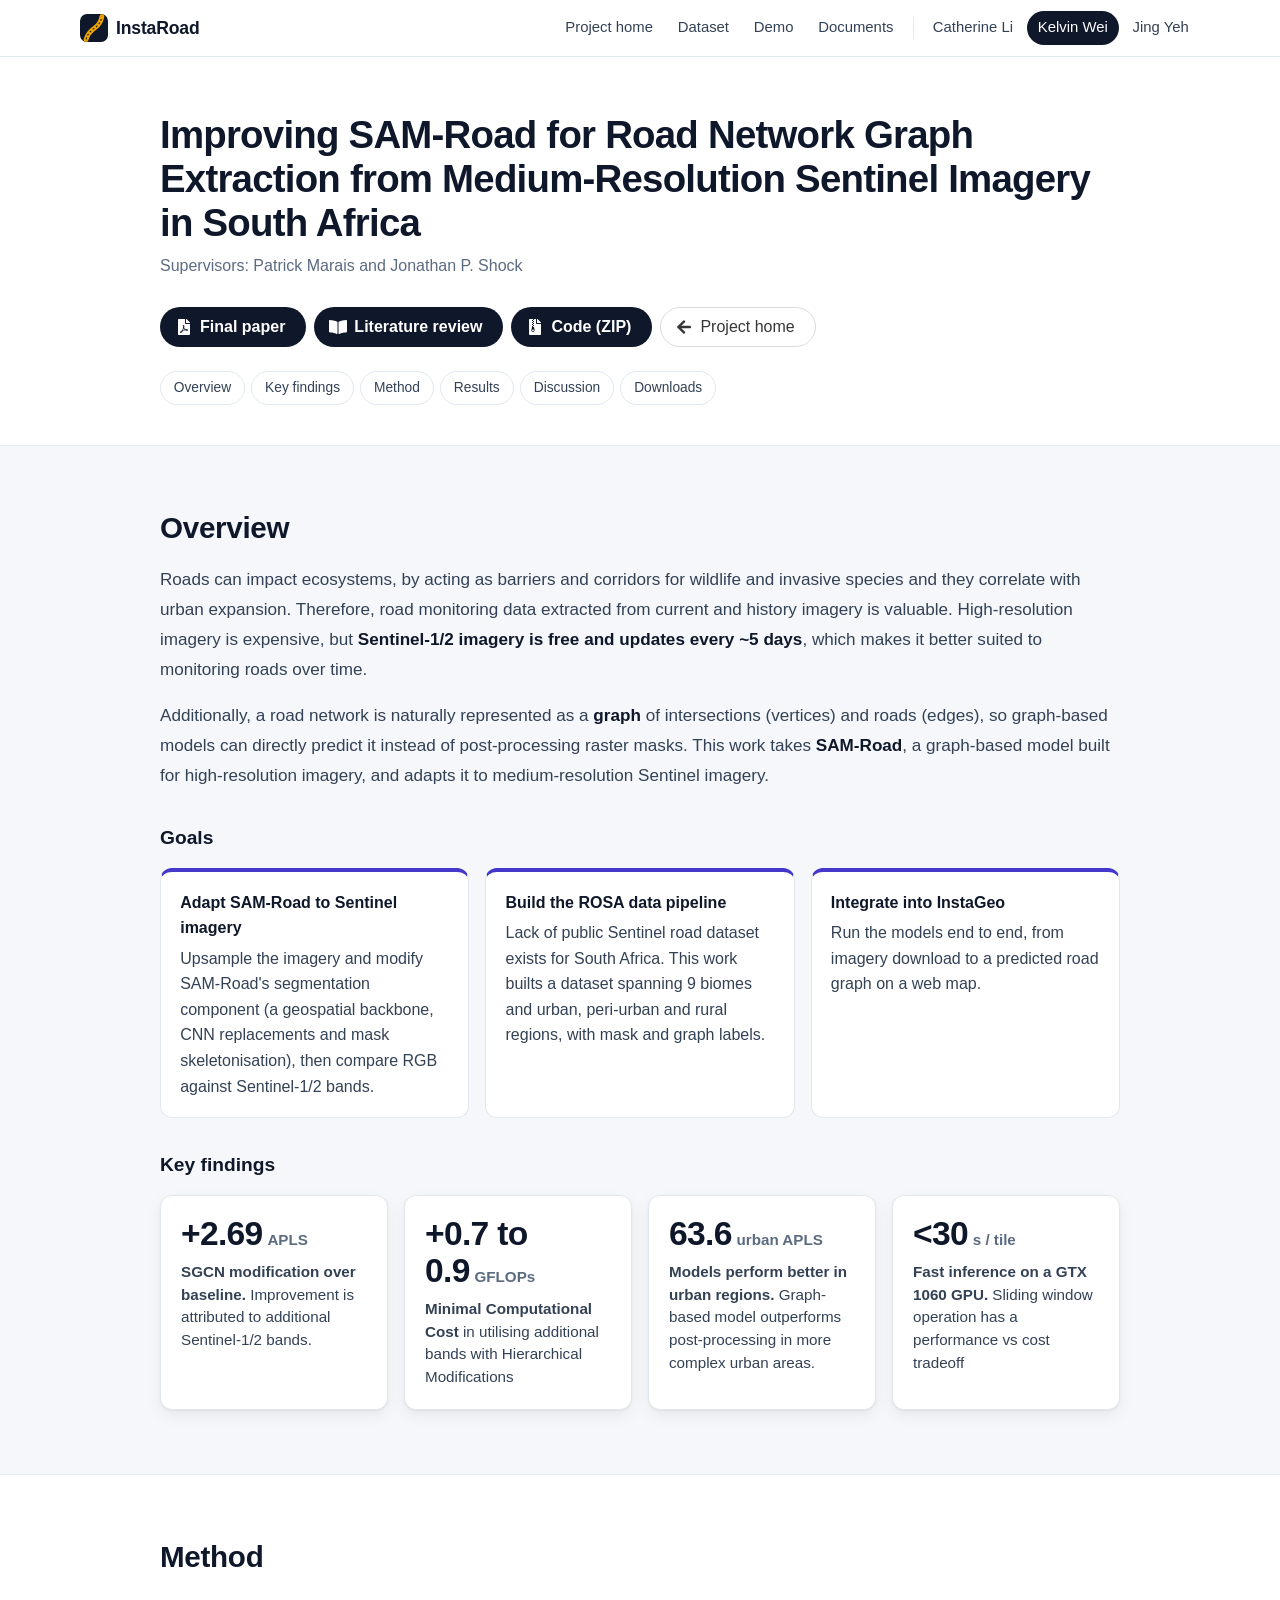
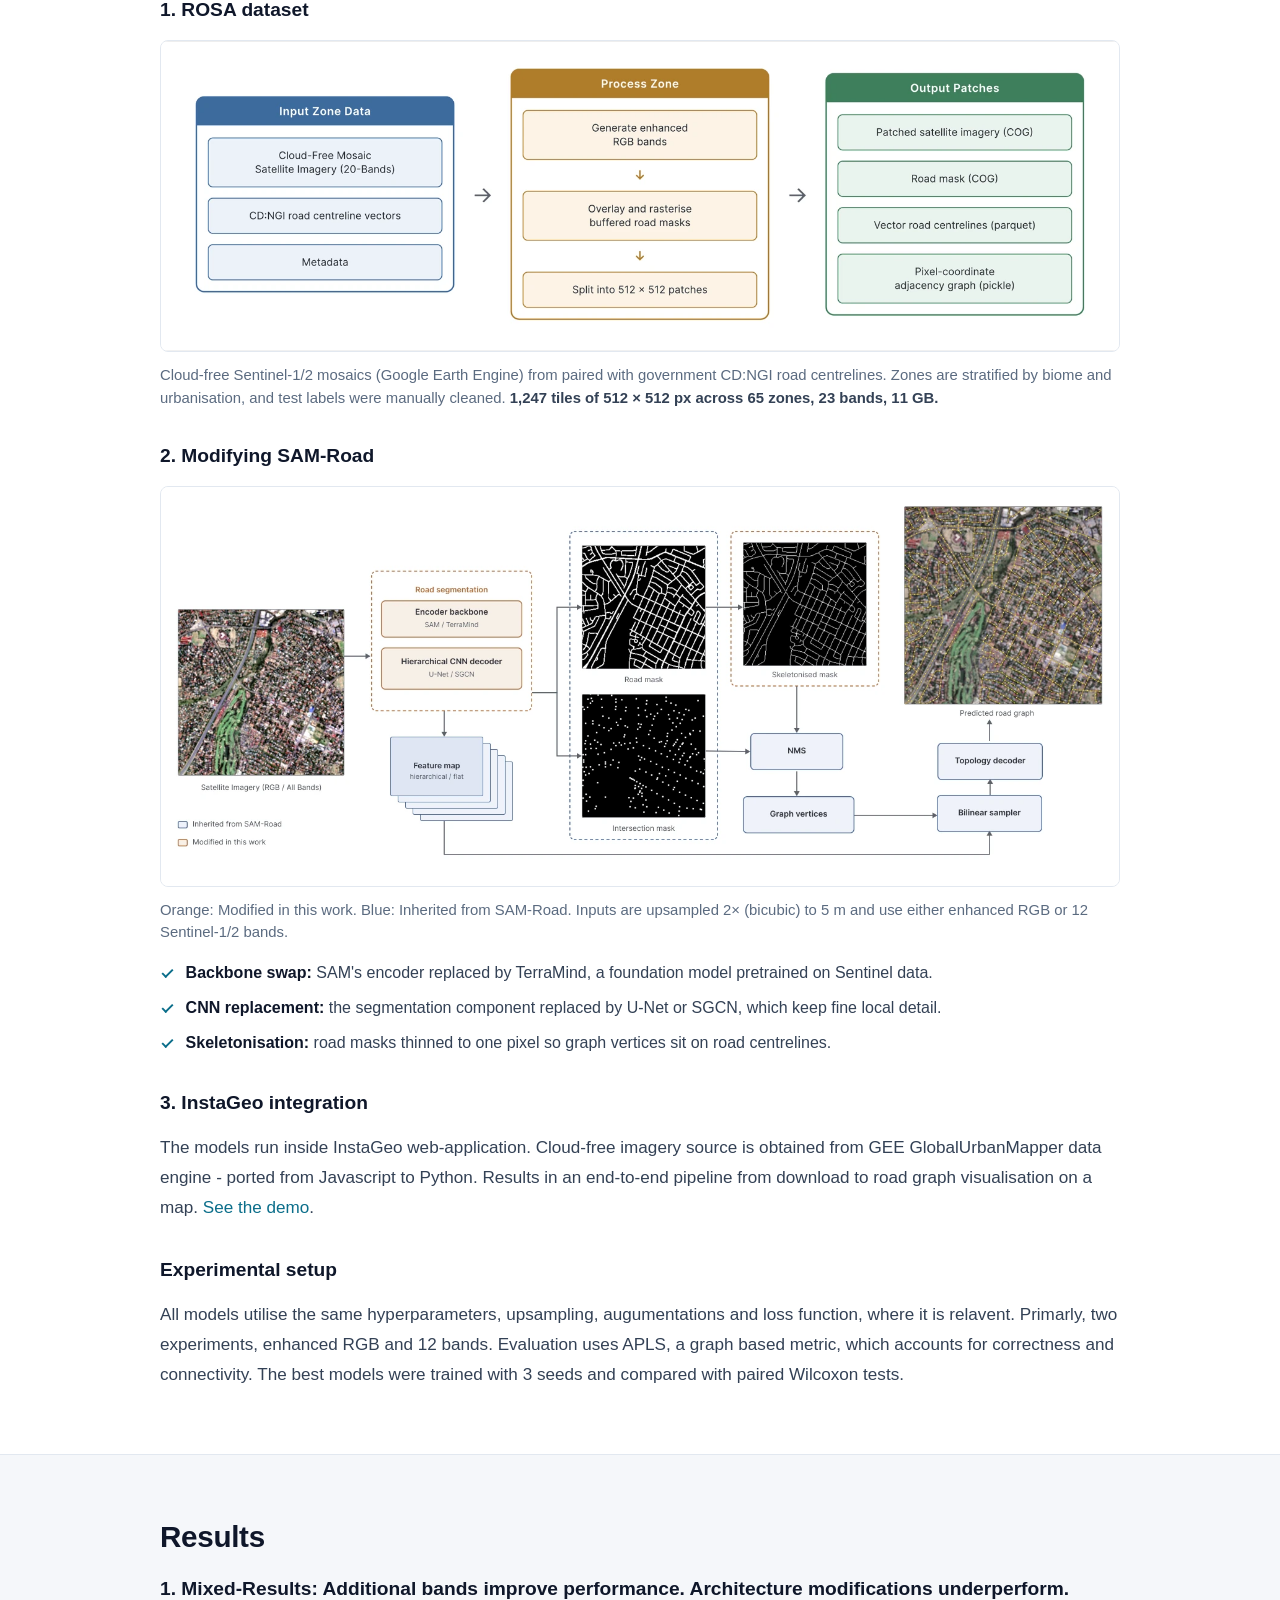
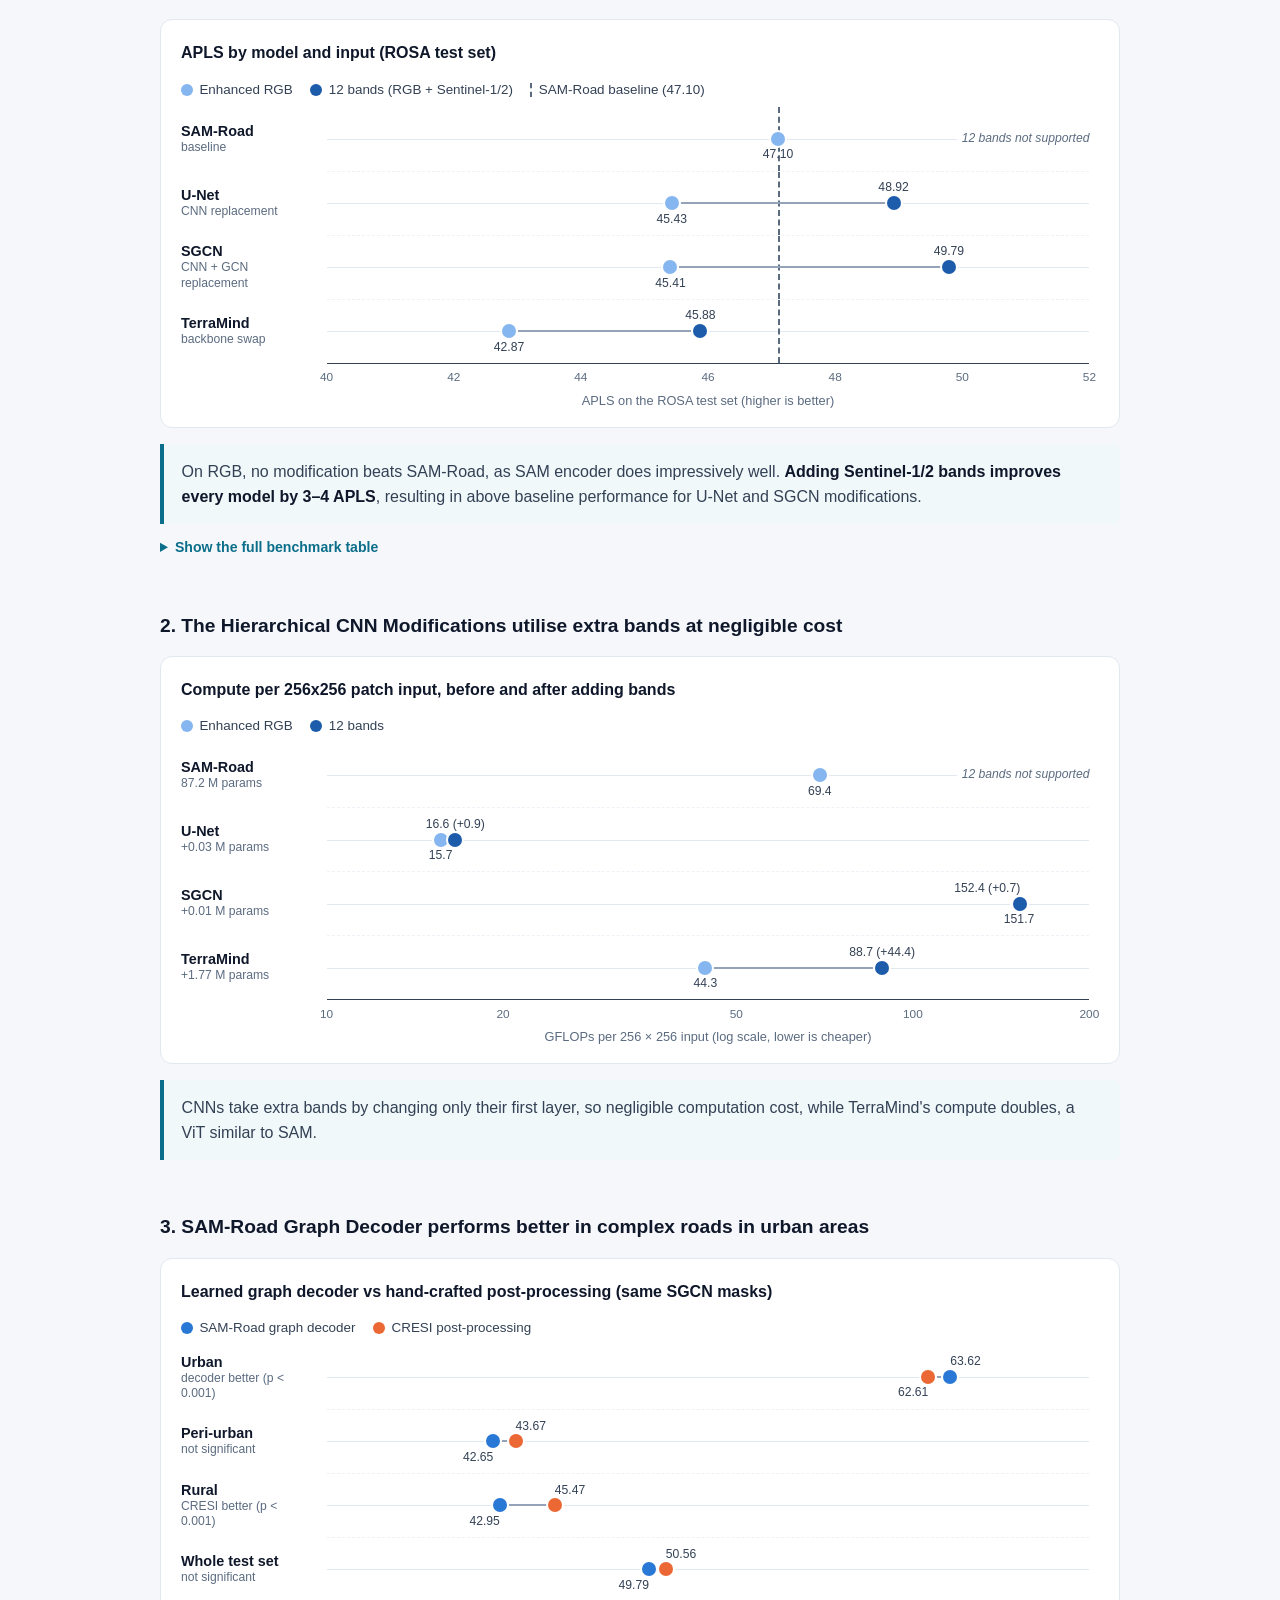
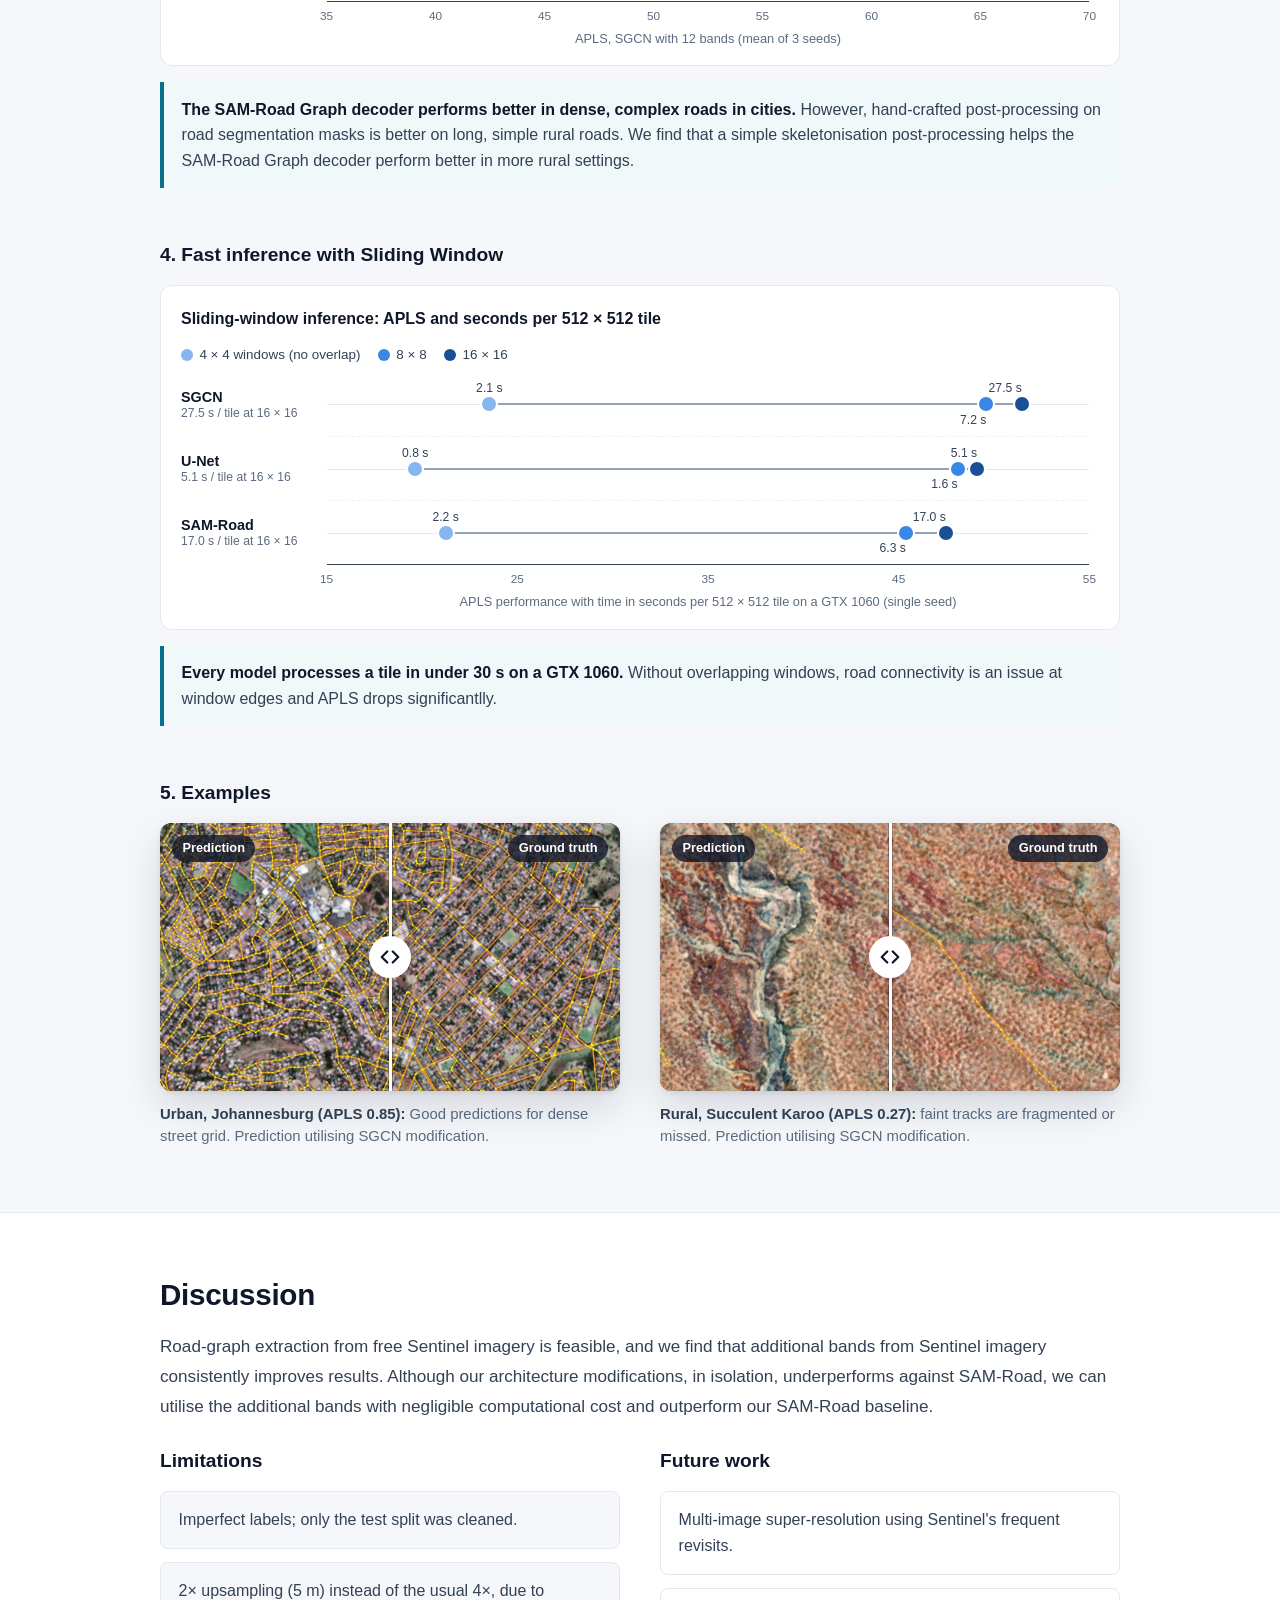
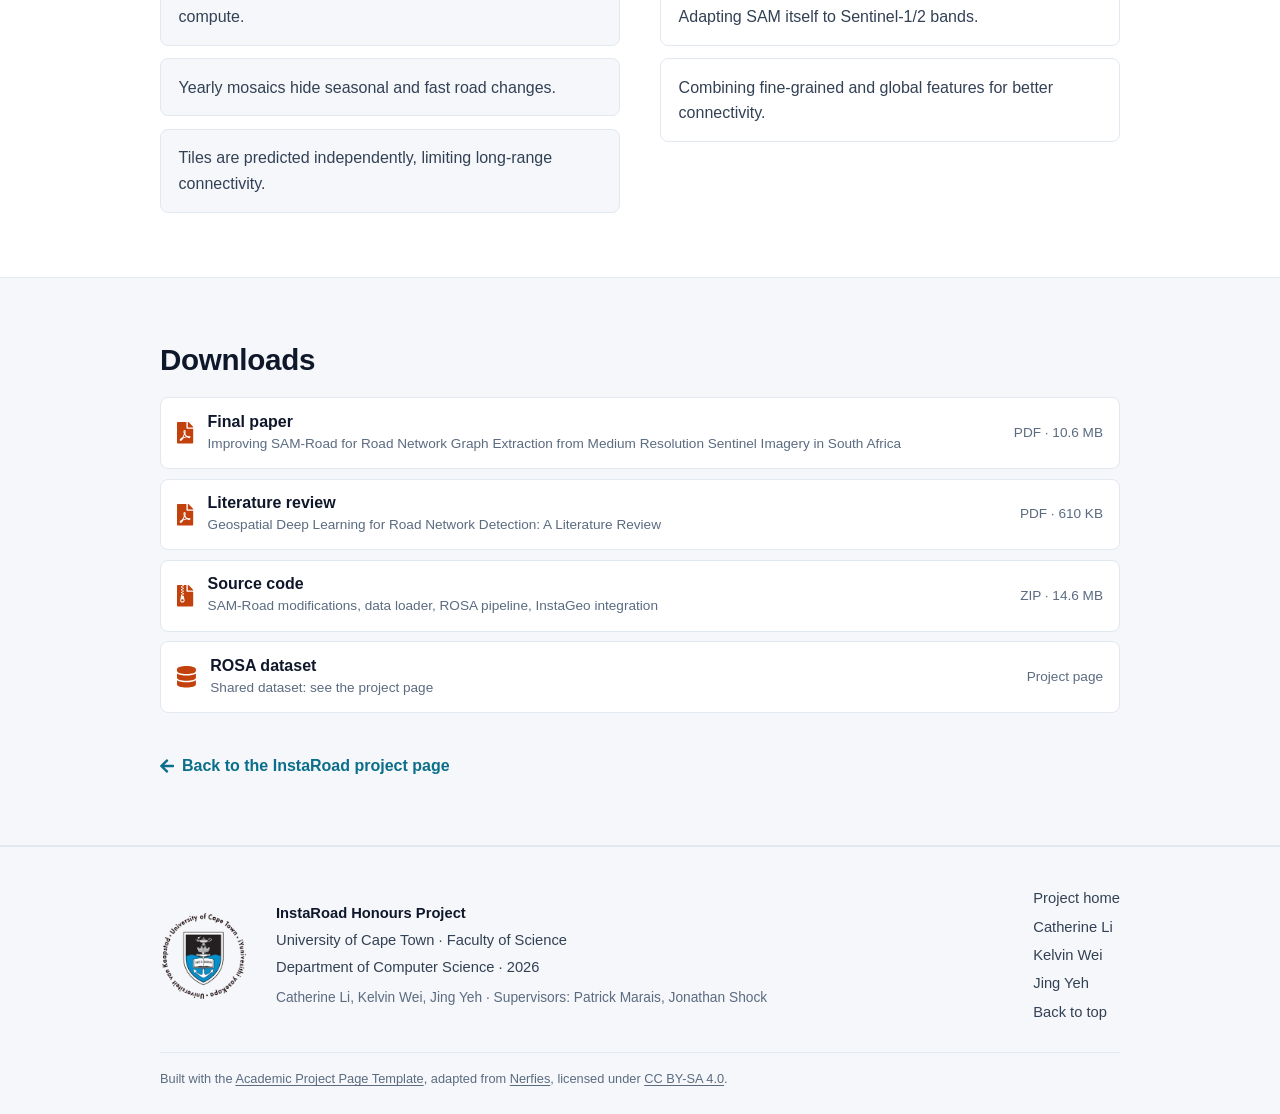
<file: wei/index.html>
<!DOCTYPE html>
<html lang="en">
<head>
  <meta charset="utf-8">
  <meta name="viewport" content="width=device-width, initial-scale=1">
  <title>Kelvin Wei — Improving SAM-Road for Road Graph Extraction | InstaRoad</title>
  <meta name="description" content="Kelvin Wei's InstaRoad sub-project: adapting SAM-Road to extract road network graphs from 10 m Sentinel-1/2 imagery across South Africa.">
  <meta name="author" content="Kelvin Wei">
  <link rel="icon" href="../assets/img/favicon.svg" type="image/svg+xml">
  <link rel="stylesheet" href="../assets/css/bulma.min.css">
  <link rel="stylesheet" href="../assets/css/site.css">
  <script src="../assets/js/fontawesome.all.min.js" defer></script>
  <script src="../assets/js/site.js" defer></script>
</head>
<body id="top">
<a class="skip-link" href="#main">Skip to content</a>

<!-- ===== Shared navigation (keep in sync across all pages) ===== -->
<header class="site-nav">
  <nav class="nav-inner" aria-label="Site">
    <a class="nav-brand" href="../index.html">
      <svg viewBox="0 0 32 32" aria-hidden="true" focusable="false"><rect width="32" height="32" rx="8" fill="#0f172a"/><path d="M7 29c2-8 7-11 11-14s6-7 7-12" fill="none" stroke="#f0a500" stroke-width="5.5" stroke-linecap="round"/><path d="M7 29c2-8 7-11 11-14s6-7 7-12" fill="none" stroke="#0f172a" stroke-width="1.2" stroke-dasharray="2.2 2.4"/></svg>
      <span>InstaRoad</span>
    </a>
    <div class="nav-links">
      <a href="../index.html">Project home</a>
      <a href="../index.html#dataset">Dataset</a>
      <a href="../index.html#demo">Demo</a>
      <a href="../index.html#documents">Documents</a>
      <span class="nav-sep" aria-hidden="true"></span>
      <a href="../li/index.html">Catherine Li</a>
      <a href="../wei/index.html" aria-current="page">Kelvin Wei</a>
      <a href="../yeh/index.html">Jing Yeh</a>
    </div>
  </nav>
</header>

<main id="main">

  <!-- ===== Header ===== -->
  <section class="member-hero" aria-labelledby="page-title">
    <div class="container is-max-desktop">
      <div class="member-hero-inner">
        <div>
          <h1 class="member-title" id="page-title">Improving SAM-Road for Road Network Graph Extraction from Medium-Resolution Sentinel Imagery in South Africa</h1>
          <p class="affiliation">Supervisors: Patrick Marais and Jonathan P. Shock</p>
        </div>
      </div>
      <div class="link-row is-left">
        <a class="button is-dark is-rounded" href="final-paper.pdf">
          <span class="icon"><i class="fas fa-file-pdf" aria-hidden="true"></i></span><span>Final paper</span>
        </a>
        <a class="button is-dark is-rounded" href="literature-review.pdf">
          <span class="icon"><i class="fas fa-book-open" aria-hidden="true"></i></span><span>Literature review</span>
        </a>
        <a class="button is-dark is-rounded" href="wei.zip">
          <span class="icon"><i class="fas fa-file-archive" aria-hidden="true"></i></span><span>Code (ZIP)</span>
        </a>
        <a class="button is-rounded" href="../index.html">
          <span class="icon"><i class="fas fa-arrow-left" aria-hidden="true"></i></span><span>Project home</span>
        </a>
      </div>
      <nav class="local-nav" aria-label="On this page">
        <a href="#overview">Overview</a>
        <a href="#glance">Key findings</a>
        <a href="#method">Method</a>
        <a href="#results">Results</a>
        <a href="#discussion">Discussion</a>
        <a href="#downloads">Downloads</a>
      </nav>
    </div>
  </section>

  <!-- ===== Overview ===== -->
  <section class="section is-alt" id="overview" aria-labelledby="overview-title">
    <div class="container is-max-desktop">
      <h2 class="section-title" id="overview-title">Overview</h2>
      <div class="prose">
        <p>
          Roads can impact ecosystems, by acting as barriers and corridors for wildlife and invasive species and they correlate with
          urban expansion. Therefore, road monitoring data extracted from current and history imagery is valuable. 
          High-resolution imagery is expensive, but <strong>Sentinel-1/2 imagery is free and updates every ~5 days</strong>, which makes it better suited to
          monitoring roads over time.
        </p>
        <p>
          Additionally, a road network is naturally represented as a <strong>graph</strong> of intersections (vertices) and roads (edges), so
          graph-based models can directly predict it instead of post-processing raster masks. This work takes
          <strong>SAM-Road</strong>, a graph-based model built for high-resolution imagery, and adapts it to medium-resolution Sentinel imagery.
        </p>
      </div>

      <h3 class="subsection-title">Goals</h3>
      <ul class="goal-grid">
        <li><strong>Adapt SAM-Road to Sentinel imagery</strong>Upsample the imagery and modify SAM-Road's segmentation component (a geospatial backbone, CNN replacements and mask skeletonisation), then compare RGB against Sentinel-1/2 bands.</li>
        <li><strong>Build the ROSA data pipeline</strong>Lack of public Sentinel road dataset exists for South Africa. This work builts a dataset spanning 9 biomes and urban, peri-urban and rural regions, with mask and graph labels.</li>
        <li><strong>Integrate into InstaGeo</strong>Run the models end to end, from imagery download to a predicted road graph on a web map.</li>
      </ul>

      <h3 class="subsection-title" id="glance">Key findings</h3>
      <div class="stat-grid">
        <a class="stat" href="#r-bands">
          <span class="stat-value">+2.69<span class="stat-unit">APLS</span></span>
          <span class="stat-label"><strong>SGCN modification over baseline.</strong> Improvement is attributed to additional Sentinel-1/2 bands.</span>
        </a>
        <a class="stat" href="#r-cost">
          <span class="stat-value">+0.7 to 0.9<span class="stat-unit">GFLOPs</span></span>
          <span class="stat-label"><strong>Minimal Computational Cost</strong> in utilising additional bands with Hierarchical Modifications </span>
        </a>
        <a class="stat" href="#r-graph">
          <span class="stat-value">63.6<span class="stat-unit">urban APLS</span></span>
          <span class="stat-label"><strong>Models perform better in urban regions.</strong> Graph-based model outperforms post-processing in more complex urban areas.</span>
        </a>
        <a class="stat" href="#r-speed">
          <span class="stat-value">&lt;30<span class="stat-unit">s / tile</span></span>
          <span class="stat-label"><strong>Fast inference on a GTX 1060 GPU.</strong> Sliding window operation has a performance vs cost tradeoff </span>
        </a>
      </div>
    </div>
  </section>

  <!-- ===== Method ===== -->
  <section class="section" id="method" aria-labelledby="method-title">
    <div class="container is-max-desktop">
      <h2 class="section-title" id="method-title">Method</h2>

      <h3 class="subsection-title mt-0">1. ROSA dataset</h3>
      <figure class="figure">
        <a href="img/rosa-processing.webp" title="Open full-size image">
          <img src="img/rosa-processing.webp" width="1600" height="519" loading="lazy"
               alt="Workflow: a cloud-free 20-band mosaic, CD:NGI road centrelines and metadata are processed by generating enhanced RGB bands, rasterising buffered road masks and splitting into 512 by 512 patches, giving patched imagery, road masks, vector centrelines and adjacency graphs.">
        </a>
        <figcaption>
          Cloud-free Sentinel-1/2 mosaics (Google Earth Engine) from paired with government CD:NGI road centrelines.
          Zones are stratified by biome and urbanisation, and test labels were manually cleaned.
          <strong>1,247 tiles of 512 × 512&nbsp;px across 65 zones, 23 bands, 11&nbsp;GB.</strong>
        </figcaption>
      </figure>

      <h3 class="subsection-title">2. Modifying SAM-Road</h3>
      <figure class="figure">
        <a href="img/samroad-modifications.webp" title="Open full-size image">
          <img src="img/samroad-modifications.webp" width="1546" height="644" loading="lazy"
               alt="Pipeline diagram: satellite imagery enters a road segmentation component (SAM or TerraMind encoder, or a U-Net or SGCN decoder), producing road and intersection masks; the road mask is skeletonised, NMS extracts graph vertices, and a bilinear sampler and topology decoder predict the road graph.">
        </a>
        <figcaption>Orange: Modified in this work. Blue: Inherited from SAM-Road. Inputs are upsampled 2× (bicubic) to 5&nbsp;m and use either enhanced RGB or 12 Sentinel-1/2 bands.</figcaption>
      </figure>
      <ul class="check-list">
        <li><strong>Backbone swap:</strong> SAM's encoder replaced by TerraMind, a foundation model pretrained on Sentinel data.</li>
        <li><strong>CNN replacement:</strong> the segmentation component replaced by U-Net or SGCN, which keep fine local detail.</li>
        <li><strong>Skeletonisation:</strong> road masks thinned to one pixel so graph vertices sit on road centrelines.</li>
      </ul>

      <h3 class="subsection-title">3. InstaGeo integration</h3>
      <p class="prose">
        The models run inside InstaGeo web-application. Cloud-free imagery source is obtained from GEE GlobalUrbanMapper data engine - ported from Javascript to Python. Results in an end-to-end pipeline from download to road graph visualisation on a map.
        <a href="../index.html#demo">See the demo</a>.
      </p>

      <h3 class="subsection-title">Experimental setup</h3>
      <p class="prose">
        All models utilise the same hyperparameters, upsampling, augumentations and loss function, where it is relavent. 
        Primarly, two experiments, enhanced RGB and 12 bands. 
        Evaluation uses APLS, a graph based metric, which accounts for correctness and connectivity. 
        The best models were trained with 3 seeds and compared with paired Wilcoxon tests.
      </p>
    </div>
  </section>

  <!-- ===== Results ===== -->
  <section class="section is-alt" id="results" aria-labelledby="results-title">
    <div class="container is-max-desktop">
      <h2 class="section-title" id="results-title">Results</h2>

      <div class="result-block" id="r-bands">
        <h3 class="subsection-title mt-0">1. Mixed-Results: Additional bands improve performance. Architecture modifications underperform.</h3>
        <figure class="chart">
          <figcaption>
            <span class="chart-title">APLS by model and input (ROSA test set)</span>
          </figcaption>
          <div class="dp-legend">
            <span class="dp-key" style="--c:#86b6ef">Enhanced RGB</span>
            <span class="dp-key" style="--c:#1c5cab">12 bands (RGB + Sentinel-1/2)</span>
            <span class="dp-key is-line">SAM-Road baseline (47.10)</span>
          </div>
          <div class="dp-plot">
<div class="dp-row"><div class="dp-label">SAM-Road<small>baseline</small></div><div class="dp-track">
<span class="dp-ref" style="--x:59.17"></span>
<span class="dp-dot" style="--x:59.17; --c:#86b6ef" title="SAM-Road, enhanced RGB: 47.10 APLS"></span><span class="dp-val is-below" style="--x:59.17">47.10</span>
<span class="dp-note">12 bands not supported</span>
</div></div>
<div class="dp-row"><div class="dp-label">U-Net<small>CNN replacement</small></div><div class="dp-track">
<span class="dp-ref" style="--x:59.17"></span>
<span class="dp-span" style="--from:45.25; --to:74.33"></span>
<span class="dp-dot" style="--x:45.25; --c:#86b6ef" title="U-Net, enhanced RGB: 45.43 APLS"></span><span class="dp-val is-below" style="--x:45.25">45.43</span>
<span class="dp-dot" style="--x:74.33; --c:#1c5cab" title="U-Net, 12 bands: 48.92 APLS"></span><span class="dp-val" style="--x:74.33">48.92</span>
</div></div>
<div class="dp-row"><div class="dp-label">SGCN<small>CNN + GCN replacement</small></div><div class="dp-track">
<span class="dp-ref" style="--x:59.17"></span>
<span class="dp-span" style="--from:45.08; --to:81.58"></span>
<span class="dp-dot" style="--x:45.08; --c:#86b6ef" title="SGCN, enhanced RGB: 45.41 APLS"></span><span class="dp-val is-below" style="--x:45.08">45.41</span>
<span class="dp-dot" style="--x:81.58; --c:#1c5cab" title="SGCN, 12 bands: 49.79 APLS"></span><span class="dp-val" style="--x:81.58">49.79</span>
</div></div>
<div class="dp-row"><div class="dp-label">TerraMind<small>backbone swap</small></div><div class="dp-track">
<span class="dp-ref" style="--x:59.17"></span>
<span class="dp-span" style="--from:23.92; --to:49.0"></span>
<span class="dp-dot" style="--x:23.92; --c:#86b6ef" title="TerraMind, enhanced RGB: 42.87 APLS"></span><span class="dp-val is-below" style="--x:23.92">42.87</span>
<span class="dp-dot" style="--x:49.0; --c:#1c5cab" title="TerraMind, 12 bands: 45.88 APLS"></span><span class="dp-val" style="--x:49.0">45.88</span>
</div></div>
<div class="dp-axis"><div></div><div class="dp-axis-track">
<span class="dp-tick" style="--x:0.0">40</span>
<span class="dp-tick" style="--x:16.67">42</span>
<span class="dp-tick" style="--x:33.33">44</span>
<span class="dp-tick" style="--x:50.0">46</span>
<span class="dp-tick" style="--x:66.67">48</span>
<span class="dp-tick" style="--x:83.33">50</span>
<span class="dp-tick" style="--x:100.0">52</span>
</div><div class="dp-axis-title">APLS on the ROSA test set (higher is better)</div></div></div>
        </figure>
        <p class="takeaway">On RGB, no modification beats SAM-Road, as SAM encoder does impressively well. <strong>Adding Sentinel-1/2 bands improves every model by 3–4 APLS</strong>, resulting in above baseline performance for U-Net and SGCN modifications.</p>
        <details class="chart-data">
          <summary>Show the full benchmark table</summary>
          <div class="table-container">
            <table class="table results is-hoverable is-fullwidth">
              <thead>
                <tr>
                  <th scope="col">Model</th><th scope="col">Pretraining</th>
                  <th scope="col" class="num">Params (M)</th><th scope="col" class="num">GFLOPs</th>
                  <th scope="col" class="num">Precision</th><th scope="col" class="num">Recall</th>
                  <th scope="col" class="num">F1</th><th scope="col" class="num">APLS</th>
                </tr>
              </thead>
              <tbody>
                <tr class="is-group"><th scope="rowgroup" colspan="8">Enhanced RGB</th></tr>
                <tr><th scope="row">SAM-Road</th><td>SA-1B</td><td class="num">87.21</td><td class="num">69.37</td><td class="num">61.31 ± 0.71</td><td class="num best">60.06 ± 0.24</td><td class="num best">58.78 ± 0.40</td><td class="num best">47.10 ± 0.43</td></tr>
                <tr><th scope="row">U-Net</th><td>ImageNet</td><td class="num best">24.90</td><td class="num best">15.65</td><td class="num">59.71</td><td class="num">56.70</td><td class="num">56.05</td><td class="num">45.43</td></tr>
                <tr><th scope="row">SGCN</th><td>–</td><td class="num">44.36</td><td class="num">151.74</td><td class="num best">63.90</td><td class="num">54.88</td><td class="num">57.33</td><td class="num">45.41</td></tr>
                <tr><th scope="row">TerraMind</th><td>TerraMesh</td><td class="num">86.41</td><td class="num">44.27</td><td class="num">57.34</td><td class="num">58.15</td><td class="num">55.73</td><td class="num">42.87</td></tr>
                <tr class="is-group"><th scope="rowgroup" colspan="8">12 bands (enhanced RGB + Sentinel-1/2)</th></tr>
                <tr class="is-ours"><th scope="row">SGCN</th><td>–</td><td class="num">44.37</td><td class="num">152.42</td><td class="num best">65.56 ± 0.48</td><td class="num">60.17 ± 0.72</td><td class="num best">61.04 ± 0.37</td><td class="num best">49.79 ± 1.55</td></tr>
                <tr><th scope="row">U-Net</th><td>ImageNet</td><td class="num best">24.93</td><td class="num best">16.57</td><td class="num">62.94 ± 0.76</td><td class="num best">60.26 ± 0.67</td><td class="num">59.85 ± 0.22</td><td class="num">48.92 ± 0.17</td></tr>
                <tr><th scope="row">TerraMind</th><td>TerraMesh</td><td class="num">88.18</td><td class="num">88.66</td><td class="num">62.09</td><td class="num">59.62</td><td class="num">58.65</td><td class="num">45.88</td></tr>
              </tbody>
            </table>
          </div>
        </details>
      </div>

      <div class="result-block" id="r-cost">
        <h3 class="subsection-title mt-0">2. The Hierarchical CNN Modifications utilise extra bands at negligible cost</h3>
        <figure class="chart">
          <figcaption>
            <span class="chart-title">Compute per 256x256 patch input, before and after adding bands</span>
          </figcaption>
          <div class="dp-legend">
            <span class="dp-key" style="--c:#86b6ef">Enhanced RGB</span>
            <span class="dp-key" style="--c:#1c5cab">12 bands</span>
          </div>
          <div class="dp-plot">
<div class="dp-row"><div class="dp-label">SAM-Road<small>87.2 M params</small></div><div class="dp-track">
<span class="dp-dot" style="--x:64.65; --c:#86b6ef" title="SAM-Road, enhanced RGB: 69.37 GFLOPs"></span><span class="dp-val is-below" style="--x:64.65">69.4</span>
<span class="dp-note">12 bands not supported</span>
</div></div>
<div class="dp-row"><div class="dp-label">U-Net<small>+0.03 M params</small></div><div class="dp-track">
<span class="dp-span" style="--from:14.95; --to:16.86"></span>
<span class="dp-dot" style="--x:14.95; --c:#86b6ef" title="U-Net, enhanced RGB: 15.65 GFLOPs"></span><span class="dp-val is-below" style="--x:14.95">15.7</span>
<span class="dp-dot" style="--x:16.86; --c:#1c5cab" title="U-Net, 12 bands: 16.57 GFLOPs"></span><span class="dp-val" style="--x:16.86">16.6 (+0.9)</span>
</div></div>
<div class="dp-row"><div class="dp-label">SGCN<small>+0.01 M params</small></div><div class="dp-track">
<span class="dp-span" style="--from:90.78; --to:90.93"></span>
<span class="dp-dot" style="--x:90.78; --c:#86b6ef" title="SGCN, enhanced RGB: 151.74 GFLOPs"></span><span class="dp-val is-below" style="--x:90.78">151.7</span>
<span class="dp-dot" style="--x:90.93; --c:#1c5cab" title="SGCN, 12 bands: 152.42 GFLOPs"></span><span class="dp-val is-end" style="--x:90.93">152.4 (+0.7)</span>
</div></div>
<div class="dp-row"><div class="dp-label">TerraMind<small>+1.77 M params</small></div><div class="dp-track">
<span class="dp-span" style="--from:49.66; --to:72.84"></span>
<span class="dp-dot" style="--x:49.66; --c:#86b6ef" title="TerraMind, enhanced RGB: 44.27 GFLOPs"></span><span class="dp-val is-below" style="--x:49.66">44.3</span>
<span class="dp-dot" style="--x:72.84; --c:#1c5cab" title="TerraMind, 12 bands: 88.66 GFLOPs"></span><span class="dp-val" style="--x:72.84">88.7 (+44.4)</span>
</div></div>
<div class="dp-axis"><div></div><div class="dp-axis-track">
<span class="dp-tick" style="--x:0.0">10</span>
<span class="dp-tick" style="--x:23.14">20</span>
<span class="dp-tick" style="--x:53.72">50</span>
<span class="dp-tick" style="--x:76.86">100</span>
<span class="dp-tick" style="--x:100.0">200</span>
</div><div class="dp-axis-title">GFLOPs per 256 × 256 input (log scale, lower is cheaper)</div></div></div>
        </figure>
        <p class="takeaway">CNNs take extra bands by changing only their first layer, so negligible computation cost, while TerraMind's compute doubles, a ViT similar to SAM. 
      </div>

      <div class="result-block" id="r-graph">
        <h3 class="subsection-title mt-0">3. SAM-Road Graph Decoder performs better in complex roads in urban areas</h3>
        <figure class="chart">
          <figcaption>
            <span class="chart-title">Learned graph decoder vs hand-crafted post-processing (same SGCN masks)</span>
          </figcaption>
          <div class="dp-legend">
            <span class="dp-key" style="--c:#2a78d6">SAM-Road graph decoder</span>
            <span class="dp-key" style="--c:#eb6834">CRESI post-processing</span>
          </div>
          <div class="dp-plot">
<div class="dp-row"><div class="dp-label">Urban<small>decoder better (p &lt; 0.001)</small></div><div class="dp-track">
<span class="dp-span" style="--from:78.89; --to:81.77"></span>
<span class="dp-dot" style="--x:81.77; --c:#2a78d6" title="Urban, SAM-Road graph decoder: 63.62 APLS"></span><span class="dp-val is-start" style="--x:81.77">63.62</span>
<span class="dp-dot" style="--x:78.89; --c:#eb6834" title="Urban, CRESI post-processing: 62.61 APLS"></span><span class="dp-val is-below is-end" style="--x:78.89">62.61</span>
</div></div>
<div class="dp-row"><div class="dp-label">Peri-urban<small>not significant</small></div><div class="dp-track">
<span class="dp-span" style="--from:21.86; --to:24.77"></span>
<span class="dp-dot" style="--x:21.86; --c:#2a78d6" title="Peri-urban, SAM-Road graph decoder: 42.65 APLS"></span><span class="dp-val is-below is-end" style="--x:21.86">42.65</span>
<span class="dp-dot" style="--x:24.77; --c:#eb6834" title="Peri-urban, CRESI post-processing: 43.67 APLS"></span><span class="dp-val is-start" style="--x:24.77">43.67</span>
</div></div>
<div class="dp-row"><div class="dp-label">Rural<small>CRESI better (p &lt; 0.001)</small></div><div class="dp-track">
<span class="dp-span" style="--from:22.71; --to:29.91"></span>
<span class="dp-dot" style="--x:22.71; --c:#2a78d6" title="Rural, SAM-Road graph decoder: 42.95 APLS"></span><span class="dp-val is-below is-end" style="--x:22.71">42.95</span>
<span class="dp-dot" style="--x:29.91; --c:#eb6834" title="Rural, CRESI post-processing: 45.47 APLS"></span><span class="dp-val is-start" style="--x:29.91">45.47</span>
</div></div>
<div class="dp-row"><div class="dp-label">Whole test set<small>not significant</small></div><div class="dp-track">
<span class="dp-span" style="--from:42.26; --to:44.46"></span>
<span class="dp-dot" style="--x:42.26; --c:#2a78d6" title="Whole test set, SAM-Road graph decoder: 49.79 APLS"></span><span class="dp-val is-below is-end" style="--x:42.26">49.79</span>
<span class="dp-dot" style="--x:44.46; --c:#eb6834" title="Whole test set, CRESI post-processing: 50.56 APLS"></span><span class="dp-val is-start" style="--x:44.46">50.56</span>
</div></div>
<div class="dp-axis"><div></div><div class="dp-axis-track">
<span class="dp-tick" style="--x:0.0">35</span>
<span class="dp-tick" style="--x:14.29">40</span>
<span class="dp-tick" style="--x:28.57">45</span>
<span class="dp-tick" style="--x:42.86">50</span>
<span class="dp-tick" style="--x:57.14">55</span>
<span class="dp-tick" style="--x:71.43">60</span>
<span class="dp-tick" style="--x:85.71">65</span>
<span class="dp-tick" style="--x:100.0">70</span>
</div><div class="dp-axis-title">APLS, SGCN with 12 bands (mean of 3 seeds)</div></div></div>
        </figure>
        <p class="takeaway"><strong>The SAM-Road Graph decoder performs better in dense, complex roads in cities.</strong> However, hand-crafted post-processing on road segmentation masks is better on long, simple rural roads. 
            We find that a simple skeletonisation post-processing helps the SAM-Road Graph decoder perform better in more rural settings.</p>
      </div>

      <div class="result-block" id="r-speed">
        <h3 class="subsection-title mt-0">4. Fast inference with Sliding Window</h3>
        <figure class="chart">
          <figcaption>
            <span class="chart-title">Sliding-window inference: APLS and seconds per 512 × 512 tile</span>
          </figcaption>
          <div class="dp-legend">
            <span class="dp-key" style="--c:#86b6ef">4 × 4 windows (no overlap)</span>
            <span class="dp-key" style="--c:#3987e5">8 × 8</span>
            <span class="dp-key" style="--c:#184f95">16 × 16</span>
          </div>
          <div class="dp-plot">
<div class="dp-row"><div class="dp-label">SGCN<small>27.5 s / tile at 16 × 16</small></div><div class="dp-track">
<span class="dp-span" style="--from:21.33; --to:91.13"></span>
<span class="dp-dot" style="--x:21.33; --c:#86b6ef" title="SGCN, 4 × 4 windows (no overlap): 23.53 APLS, 2.13 s per tile"></span><span class="dp-val" style="--x:21.33">2.1 s</span>
<span class="dp-dot" style="--x:86.5; --c:#3987e5" title="SGCN, 8 × 8 windows: 49.6 APLS, 7.2 s per tile"></span><span class="dp-val is-below is-end" style="--x:86.5">7.2 s</span>
<span class="dp-dot" style="--x:91.13; --c:#184f95" title="SGCN, 16 × 16 windows: 51.45 APLS, 27.47 s per tile"></span><span class="dp-val is-end" style="--x:91.13">27.5 s</span>
</div></div>
<div class="dp-row"><div class="dp-label">U-Net<small>5.1 s / tile at 16 × 16</small></div><div class="dp-track">
<span class="dp-span" style="--from:11.62; --to:85.28"></span>
<span class="dp-dot" style="--x:11.62; --c:#86b6ef" title="U-Net, 4 × 4 windows (no overlap): 19.65 APLS, 0.77 s per tile"></span><span class="dp-val" style="--x:11.62">0.8 s</span>
<span class="dp-dot" style="--x:82.73; --c:#3987e5" title="U-Net, 8 × 8 windows: 48.09 APLS, 1.61 s per tile"></span><span class="dp-val is-below is-end" style="--x:82.73">1.6 s</span>
<span class="dp-dot" style="--x:85.28; --c:#184f95" title="U-Net, 16 × 16 windows: 49.11 APLS, 5.07 s per tile"></span><span class="dp-val is-end" style="--x:85.28">5.1 s</span>
</div></div>
<div class="dp-row"><div class="dp-label">SAM-Road<small>17.0 s / tile at 16 × 16</small></div><div class="dp-track">
<span class="dp-span" style="--from:15.6; --to:81.17"></span>
<span class="dp-dot" style="--x:15.6; --c:#86b6ef" title="SAM-Road, 4 × 4 windows (no overlap): 21.24 APLS, 2.21 s per tile"></span><span class="dp-val" style="--x:15.6">2.2 s</span>
<span class="dp-dot" style="--x:75.95; --c:#3987e5" title="SAM-Road, 8 × 8 windows: 45.38 APLS, 6.35 s per tile"></span><span class="dp-val is-below is-end" style="--x:75.95">6.3 s</span>
<span class="dp-dot" style="--x:81.17; --c:#184f95" title="SAM-Road, 16 × 16 windows: 47.47 APLS, 17.03 s per tile"></span><span class="dp-val is-end" style="--x:81.17">17.0 s</span>
</div></div>
<div class="dp-axis"><div></div><div class="dp-axis-track">
<span class="dp-tick" style="--x:0.0">15</span>
<span class="dp-tick" style="--x:25.0">25</span>
<span class="dp-tick" style="--x:50.0">35</span>
<span class="dp-tick" style="--x:75.0">45</span>
<span class="dp-tick" style="--x:100.0">55</span>
</div><div class="dp-axis-title">APLS performance with time in seconds per 512 × 512 tile on a GTX 1060 (single seed)</div></div></div>
        </figure>
        <p class="takeaway"><strong>Every model processes a tile in under 30 s on a GTX 1060.</strong> Without overlapping windows, road connectivity is an issue at window edges and APLS drops significantlly.</p>
      </div>

      <div class="result-block" id="r-examples">
        <h3 class="subsection-title mt-0">5. Examples</h3>
        <div class="columns is-variable is-5">
          <div class="column">
            <figure class="compare">
              <div class="compare-frame">
                <img src="../assets/img/jhb-ground-truth.webp" width="1200" height="700" loading="lazy"
                     alt="Ground-truth road network over a suburban Johannesburg tile">
                <img class="compare-top" src="../assets/img/jhb-prediction.webp" width="1200" height="700" loading="lazy"
                     alt="Predicted road graph over the same Johannesburg tile">
                <span class="compare-tag is-left">Prediction</span>
                <span class="compare-tag is-right">Ground truth</span>
                <input class="compare-range" type="range" min="0" max="100" value="50" step="0.5"
                       aria-label="Compare prediction and ground truth, Johannesburg">
                <span class="compare-handle" aria-hidden="true"></span>
              </div>
              <figcaption><strong>Urban, Johannesburg (APLS 0.85):</strong> Good predictions for dense street grid. Prediction utilising SGCN modification.</figcaption>
            </figure>
          </div>
          <div class="column">
            <figure class="compare">
              <div class="compare-frame">
                <img src="img/karoo-ground-truth.webp" width="1200" height="700" loading="lazy"
                     alt="Ground-truth road over a rural Succulent Karoo tile">
                <img class="compare-top" src="img/karoo-prediction.webp" width="1200" height="700" loading="lazy"
                     alt="Predicted road graph over the same Succulent Karoo tile">
                <span class="compare-tag is-left">Prediction</span>
                <span class="compare-tag is-right">Ground truth</span>
                <input class="compare-range" type="range" min="0" max="100" value="50" step="0.5"
                       aria-label="Compare prediction and ground truth, Succulent Karoo">
                <span class="compare-handle" aria-hidden="true"></span>
              </div>
              <figcaption><strong>Rural, Succulent Karoo (APLS 0.27):</strong> faint tracks are fragmented or missed. Prediction utilising SGCN modification.</figcaption>
            </figure>
          </div>
        </div>
      </div>
    </div>
  </section>

  <!-- ===== Discussion ===== -->
  <section class="section" id="discussion" aria-labelledby="discussion-title">
    <div class="container is-max-desktop">
      <h2 class="section-title" id="discussion-title">Discussion</h2>
      <p class="prose">
        Road-graph extraction from free Sentinel imagery is feasible, and we find that additional bands from Sentinel imagery consistently improves results. 
        Although our architecture modifications, in isolation, underperforms against SAM-Road, we can utilise the additional bands with negligible computational cost
       and outperform our SAM-Road baseline. 
      </p>
      <div class="columns is-variable is-5 mt-3">
        <div class="column">
          <h3 class="subsection-title mt-0">Limitations</h3>
          <ul class="finding-list is-limits">
            <li>Imperfect labels; only the test split was cleaned.</li>
            <li>2× upsampling (5&nbsp;m) instead of the usual 4×, due to compute.</li>
            <li>Yearly mosaics hide seasonal and fast road changes.</li>
            <li>Tiles are predicted independently, limiting long-range connectivity.</li>
          </ul>
        </div>
        <div class="column">
          <h3 class="subsection-title mt-0">Future work</h3>
          <ul class="finding-list">
            <li>Multi-image super-resolution using Sentinel's frequent revisits.</li>
            <li>Adapting SAM itself to Sentinel-1/2 bands.</li>
            <li>Combining fine-grained and global features for better connectivity.</li>
          </ul>
        </div>
      </div>
    </div>
  </section>

  <!-- ===== Downloads ===== -->
  <section class="section is-alt" id="downloads" aria-labelledby="downloads-title">
    <div class="container is-max-desktop">
      <h2 class="section-title" id="downloads-title">Downloads</h2>
      <div class="doc-list">
        <a class="doc" href="final-paper.pdf">
          <i class="fas fa-file-pdf doc-icon" aria-hidden="true"></i>
          <span><span class="doc-title">Final paper</span><span class="doc-meta">Improving SAM-Road for Road Network Graph Extraction from Medium Resolution Sentinel Imagery in South Africa</span></span>
          <span class="doc-size">PDF · 10.6 MB</span>
        </a>
        <a class="doc" href="literature-review.pdf">
          <i class="fas fa-file-pdf doc-icon" aria-hidden="true"></i>
          <span><span class="doc-title">Literature review</span><span class="doc-meta">Geospatial Deep Learning for Road Network Detection: A Literature Review</span></span>
          <span class="doc-size">PDF · 610 KB</span>
        </a>
        <a class="doc" href="wei.zip">
          <i class="fas fa-file-archive doc-icon" aria-hidden="true"></i>
          <span><span class="doc-title">Source code</span><span class="doc-meta">SAM-Road modifications, data loader, ROSA pipeline, InstaGeo integration</span></span>
          <span class="doc-size">ZIP · 14.6 MB</span>
        </a>
        <a class="doc" href="../index.html#dataset">
          <i class="fas fa-database doc-icon" aria-hidden="true"></i>
          <span><span class="doc-title">ROSA dataset</span><span class="doc-meta">Shared dataset: see the project page</span></span>
          <span class="doc-size">Project page</span>
        </a>
      </div>

      <!-- Citation hidden for now; uncomment (and add "Cite" to the local nav) to show it.
      <h3 class="subsection-title" id="cite">Cite this work</h3>
      <div class="bibtex">
        <button class="button is-small is-light copy-btn" type="button" data-copy="bibtex-wei">
          <span class="icon"><i class="fas fa-copy" aria-hidden="true"></i></span><span class="copy-label">Copy</span>
        </button>
        <pre id="bibtex-wei">@techreport{wei2026samroad,
  author      = {Wei, Kelvin and Marais, Patrick and Shock, Jonathan P.},
  title       = {Improving {SAM-Road} for Road Network Graph Extraction from
                 Medium Resolution {Sentinel} Imagery in {South Africa}},
  institution = {Department of Computer Science, University of Cape Town},
  type        = {Honours project report},
  year        = {2026}
}</pre>
      </div>
      -->

      <a class="back-home" href="../index.html"><i class="fas fa-arrow-left" aria-hidden="true"></i> Back to the InstaRoad project page</a>
    </div>
  </section>

</main>

<!-- ===== Shared footer (keep in sync across all pages) ===== -->
<footer class="site-footer">
  <div class="footer-inner">
    <img class="footer-logo" src="../assets/img/uct-logo.webp" width="116" height="118" alt="University of Cape Town logo">
    <div class="footer-text">
      <p class="footer-title">InstaRoad Honours Project</p>
      <p>University of Cape Town · Faculty of Science</p>
      <p>Department of Computer Science · 2026</p>
      <p class="footer-people">Catherine Li, Kelvin Wei, Jing Yeh · Supervisors: Patrick Marais, Jonathan Shock</p>
    </div>
    <nav class="footer-nav" aria-label="Footer">
      <ul class="footer-links">
        <li><a href="../index.html">Project home</a></li>
        <li><a href="../li/index.html">Catherine Li</a></li>
        <li><a href="../wei/index.html">Kelvin Wei</a></li>
        <li><a href="../yeh/index.html">Jing Yeh</a></li>
        <li><a href="#top">Back to top</a></li>
      </ul>
    </nav>
  </div>
  <p class="footer-credit">Built with the <a href="https://github.com/eliahuhorwitz/Academic-project-page-template">Academic Project Page Template</a>, adapted from <a href="https://nerfies.github.io">Nerfies</a>, licensed under <a href="https://creativecommons.org/licenses/by-sa/4.0/">CC BY-SA 4.0</a>.</p>
</footer>
<a class="to-top" href="#top" aria-label="Back to top"><i class="fas fa-chevron-up" aria-hidden="true"></i></a>
</body>
</html>
</file>
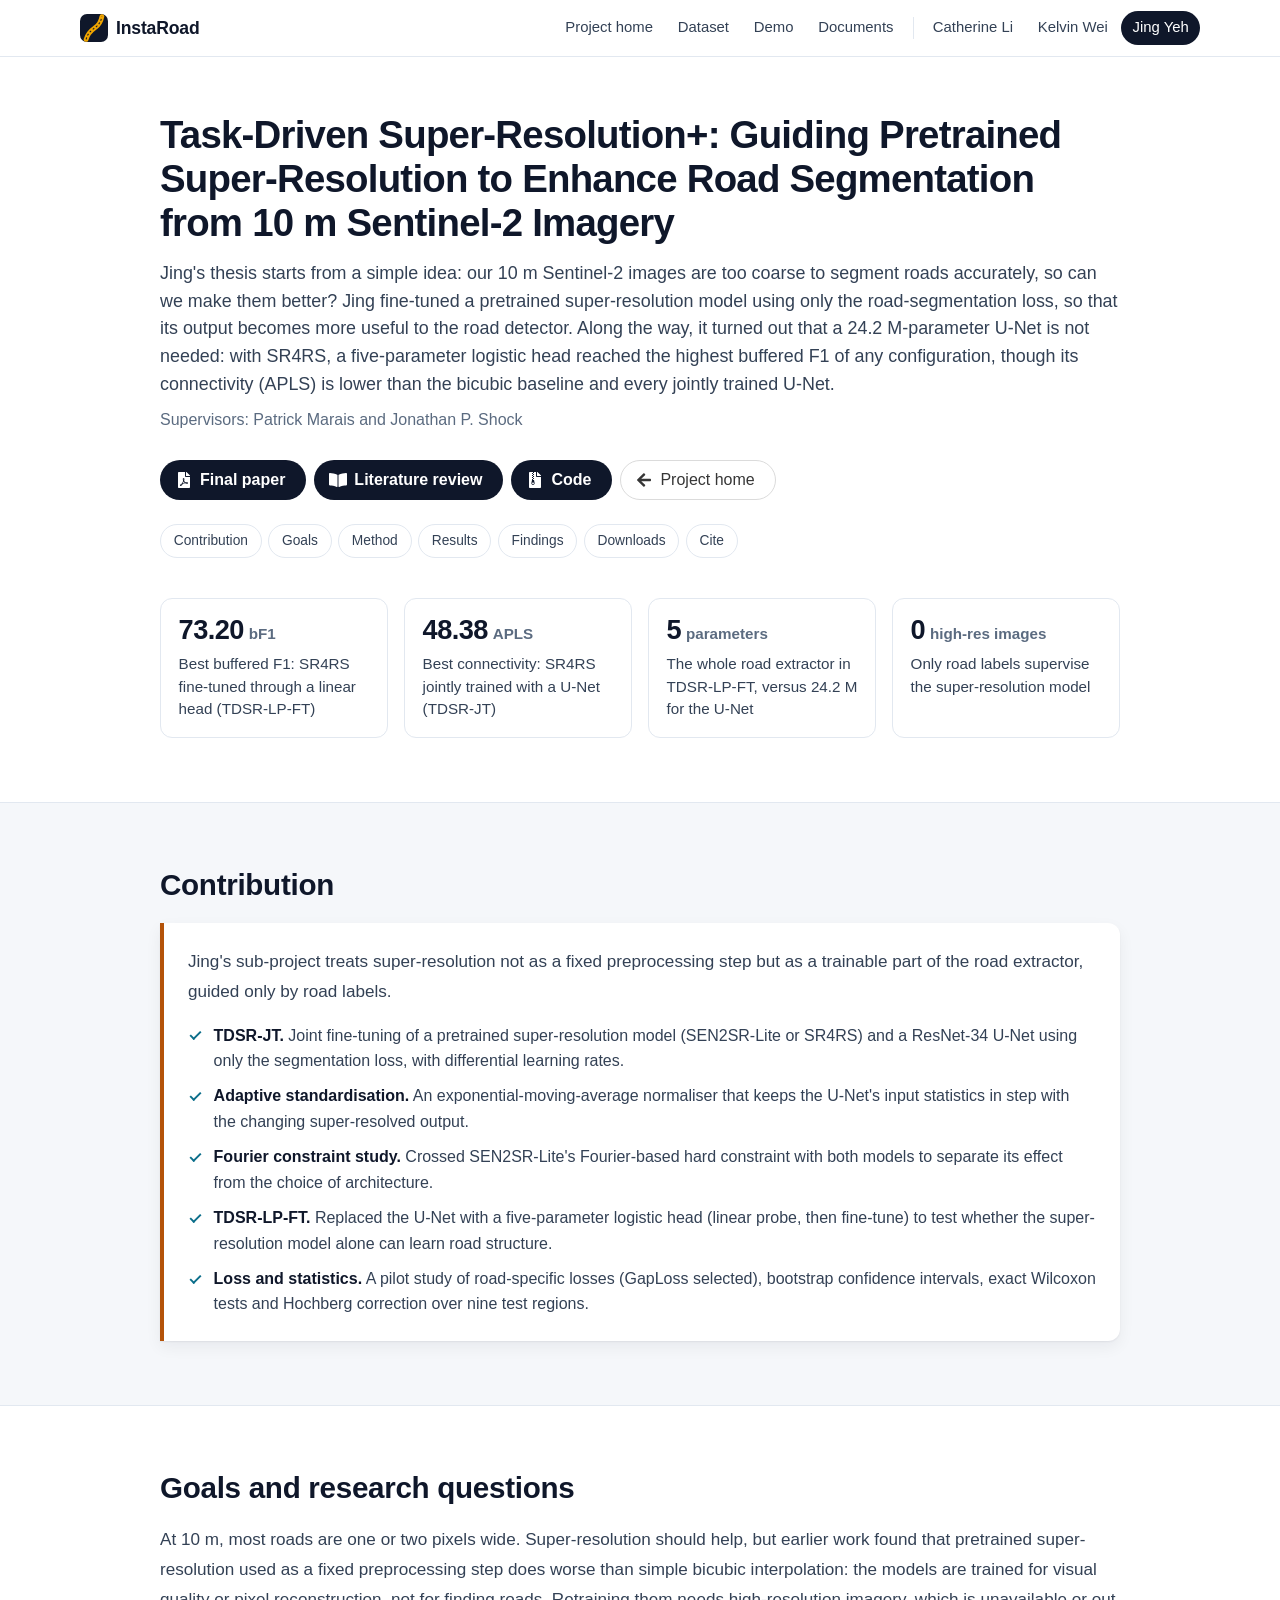
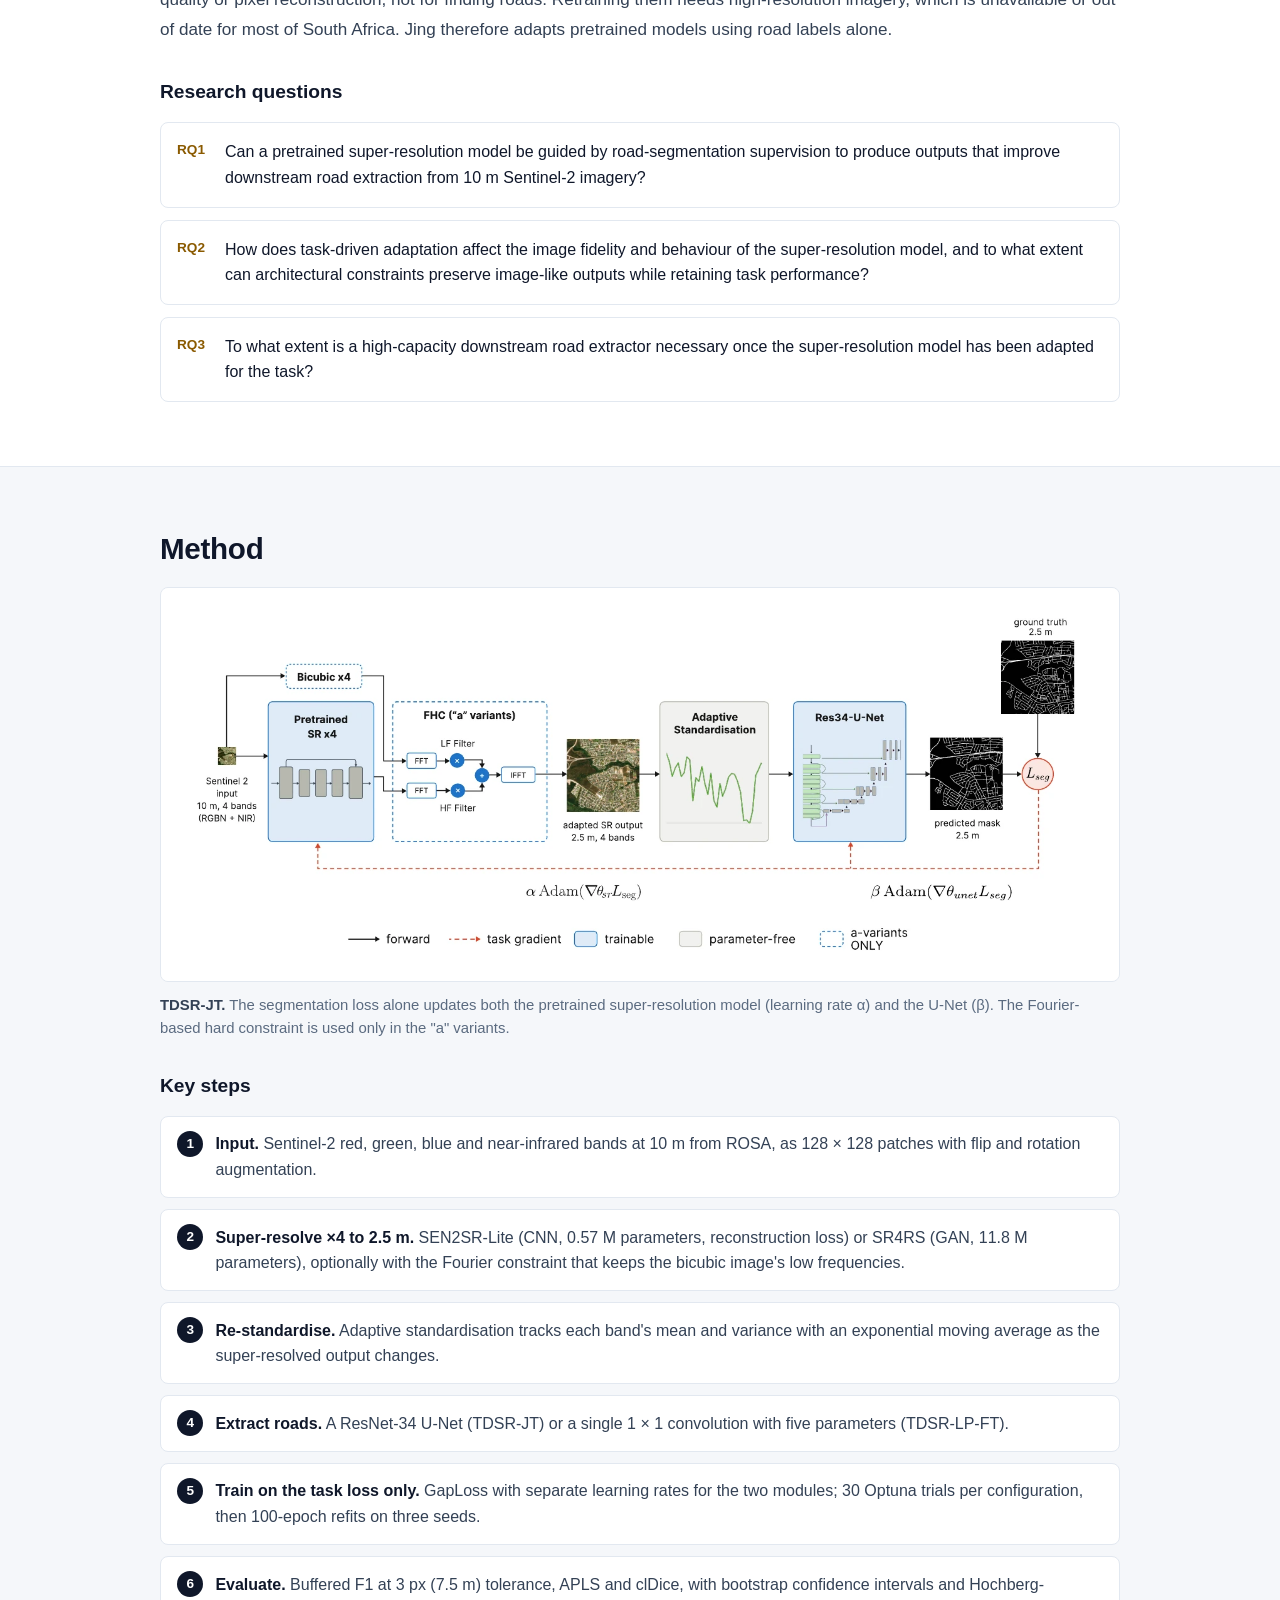
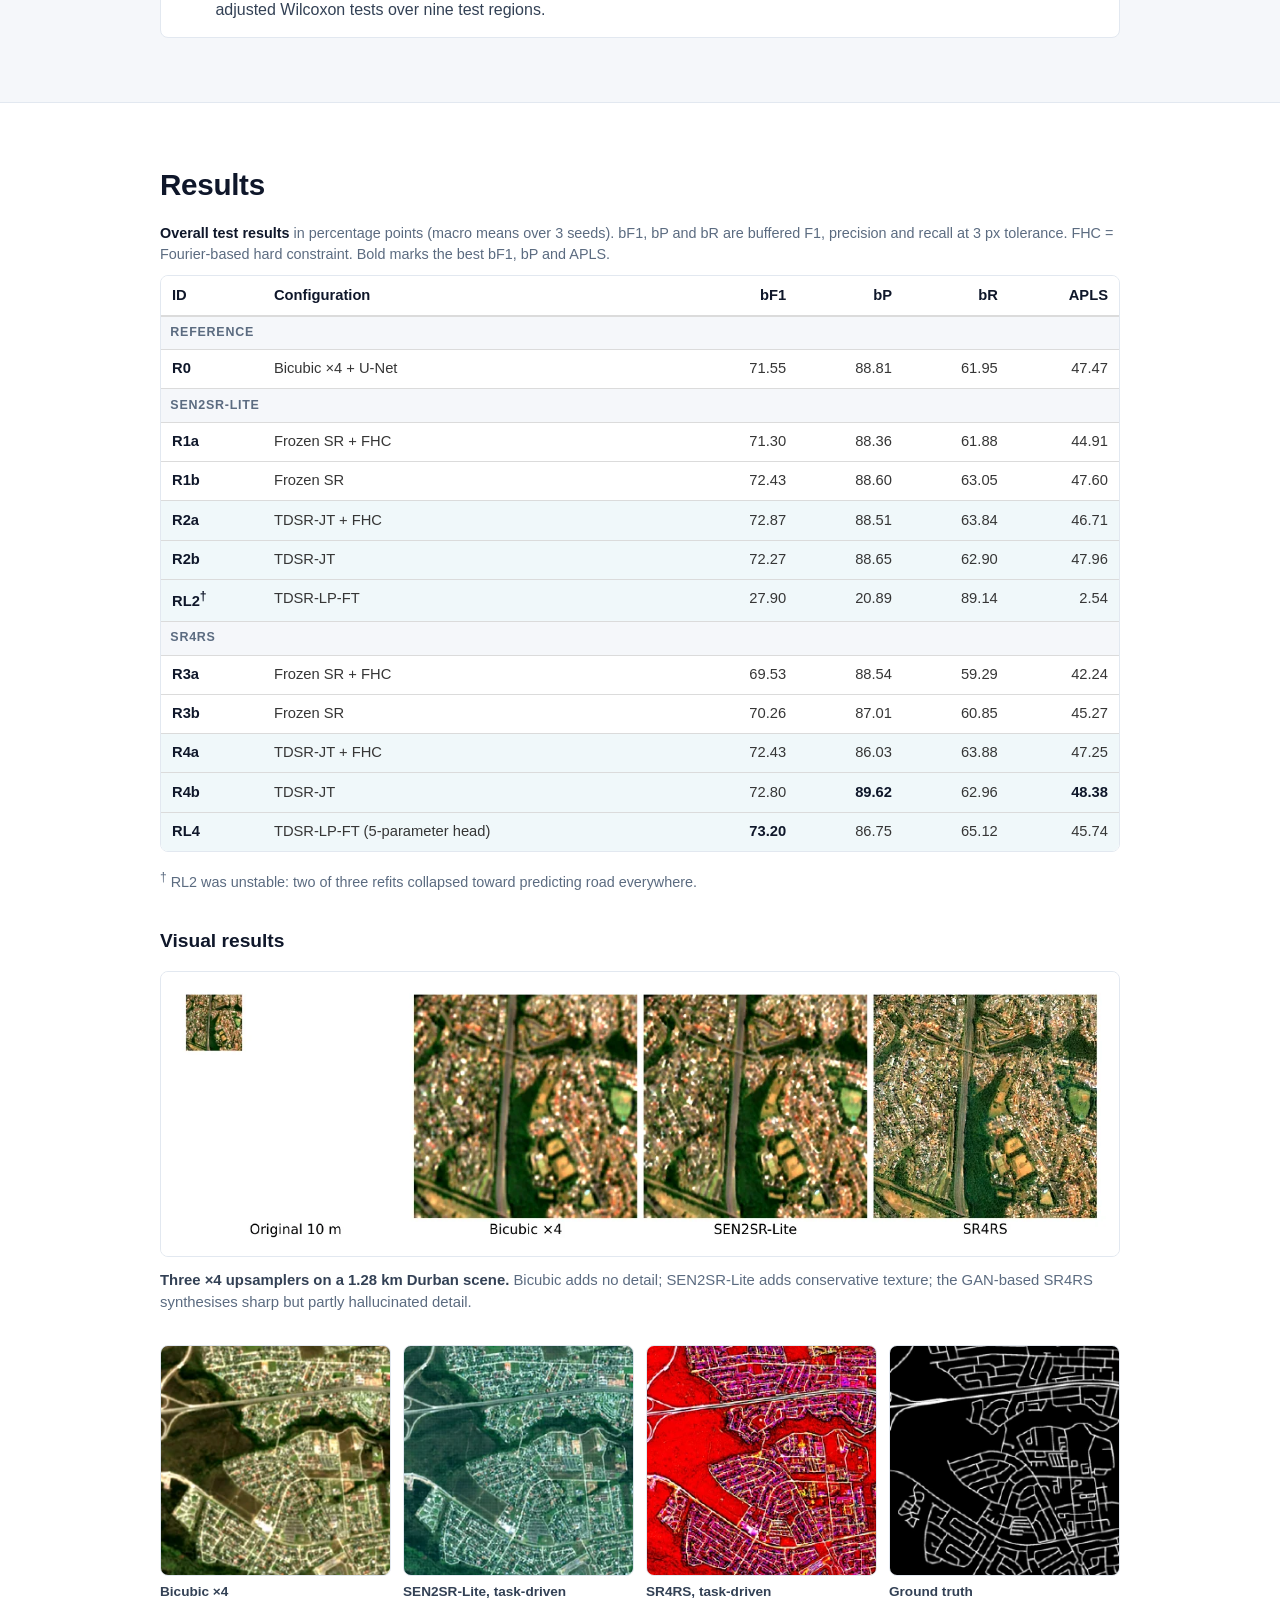
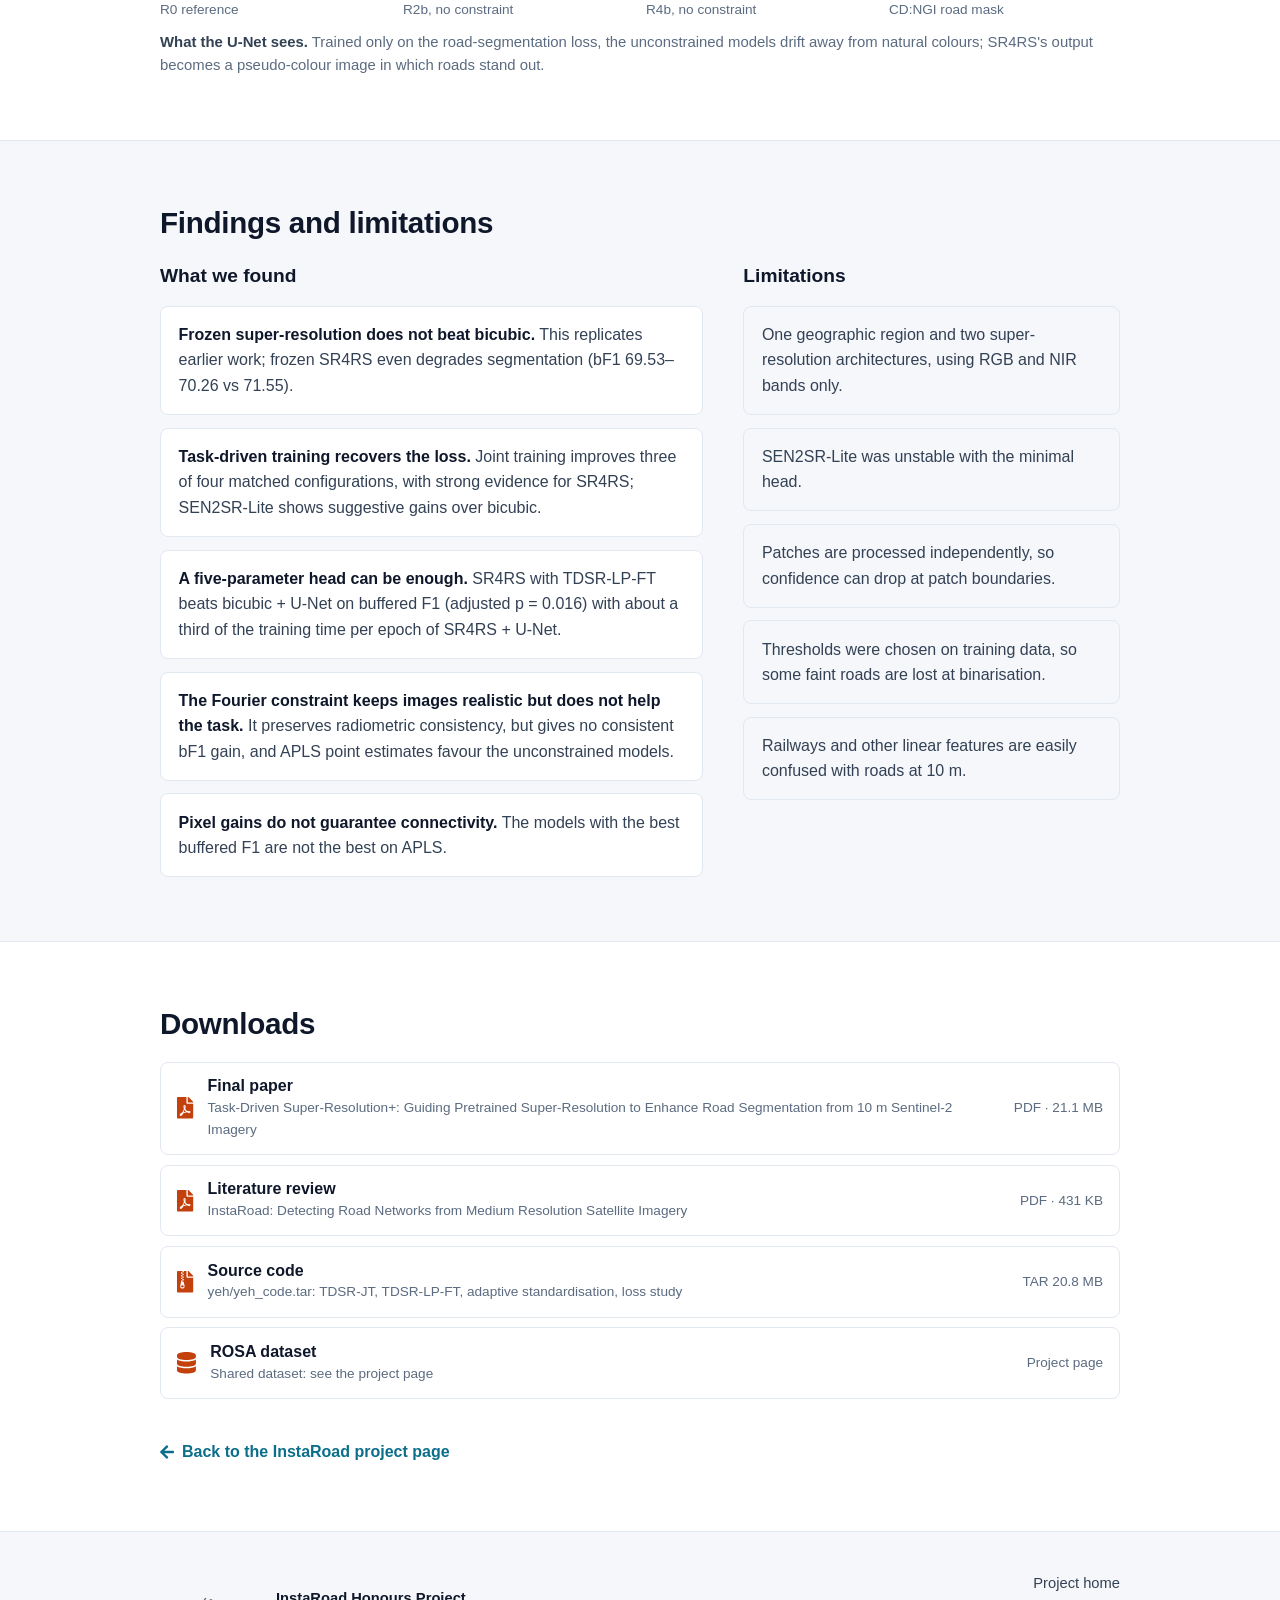
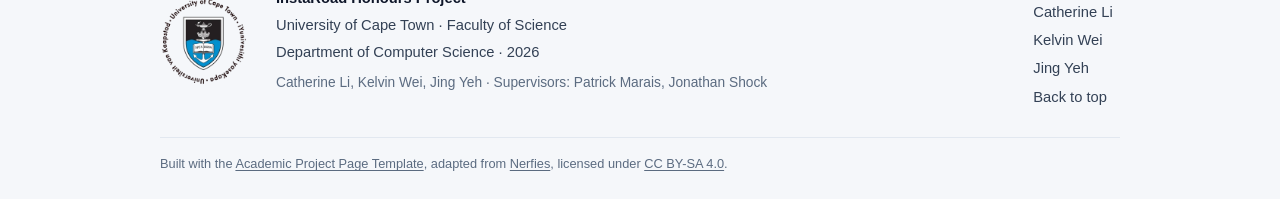
<file: yeh/index.html>
<!DOCTYPE html>
<html lang="en">
<head>
  <meta charset="utf-8">
  <meta name="viewport" content="width=device-width, initial-scale=1">
  <title>Jing Yeh — Task-Driven Super-Resolution for Road Segmentation | InstaRoad</title>
  <meta name="description" content="Jing Yeh's InstaRoad sub-project: fine-tuning pretrained super-resolution models with the road-segmentation objective to extract roads from 10 m Sentinel-2 imagery.">
  <meta name="author" content="Jing Yeh">
  <link rel="icon" href="../assets/img/favicon.svg" type="image/svg+xml">
  <link rel="stylesheet" href="../assets/css/bulma.min.css">
  <link rel="stylesheet" href="../assets/css/site.css">
  <script src="../assets/js/fontawesome.all.min.js" defer></script>
  <script src="../assets/js/site.js" defer></script>
</head>
<body id="top">
<a class="skip-link" href="#main">Skip to content</a>

<!-- ===== Shared navigation (keep in sync across all pages) ===== -->
<header class="site-nav">
  <nav class="nav-inner" aria-label="Site">
    <a class="nav-brand" href="../index.html">
      <svg viewBox="0 0 32 32" aria-hidden="true" focusable="false"><rect width="32" height="32" rx="8" fill="#0f172a"/><path d="M7 29c2-8 7-11 11-14s6-7 7-12" fill="none" stroke="#f0a500" stroke-width="5.5" stroke-linecap="round"/><path d="M7 29c2-8 7-11 11-14s6-7 7-12" fill="none" stroke="#0f172a" stroke-width="1.2" stroke-dasharray="2.2 2.4"/></svg>
      <span>InstaRoad</span>
    </a>
    <div class="nav-links">
      <a href="../index.html">Project home</a>
      <a href="../index.html#dataset">Dataset</a>
      <a href="../index.html#demo">Demo</a>
      <a href="../index.html#documents">Documents</a>
      <span class="nav-sep" aria-hidden="true"></span>
      <a href="../li/index.html">Catherine Li</a>
      <a href="../wei/index.html">Kelvin Wei</a>
      <a href="../yeh/index.html" aria-current="page">Jing Yeh</a>
    </div>
  </nav>
</header>

<main id="main">

  <!-- ===== Header ===== -->
  <section class="member-hero" aria-labelledby="page-title">
    <div class="container is-max-desktop">
      <div class="member-hero-inner">
        <div>
          <h1 class="member-title" id="page-title">Task-Driven Super-Resolution+: Guiding Pretrained Super-Resolution to Enhance Road Segmentation from 10&nbsp;m Sentinel-2 Imagery</h1>
          <p class="member-role">Jing's thesis starts from a simple idea: our 10&nbsp;m Sentinel-2 images are too coarse to segment roads accurately, so can we make them better? Jing fine-tuned a pretrained super-resolution model using only the road-segmentation loss, so that its output becomes more useful to the road detector. Along the way, it turned out that a 24.2&nbsp;M-parameter U-Net is not needed: with SR4RS, a five-parameter logistic head reached the highest buffered F1 of any configuration, though its connectivity (APLS) is lower than the bicubic baseline and every jointly trained U-Net.</p>
          <p class="affiliation">Supervisors: Patrick Marais and Jonathan P. Shock</p>
        </div>
      </div>
      <div class="link-row is-left">
        <a class="button is-dark is-rounded" href="final-paper.pdf">
          <span class="icon"><i class="fas fa-file-pdf" aria-hidden="true"></i></span><span>Final paper</span>
        </a>
        <a class="button is-dark is-rounded" href="literature-review.pdf">
          <span class="icon"><i class="fas fa-book-open" aria-hidden="true"></i></span><span>Literature review</span>
        </a>
        <a class="button is-dark is-rounded" href="yeh_code.tar">
          <span class="icon"><i class="fas fa-file-archive" aria-hidden="true"></i></span><span>Code</span>
        </a>
        <a class="button is-rounded" href="../index.html">
          <span class="icon"><i class="fas fa-arrow-left" aria-hidden="true"></i></span><span>Project home</span>
        </a>
      </div>
      <nav class="local-nav" aria-label="On this page">
        <a href="#contribution">Contribution</a>
        <a href="#goals">Goals</a>
        <a href="#method">Method</a>
        <a href="#results">Results</a>
        <a href="#findings">Findings</a>
        <a href="#downloads">Downloads</a>
        <a href="#cite">Cite</a>
      </nav>
    </div>
  </section>

  <!-- ===== At a glance ===== -->
  <section class="section pt-0" aria-label="At a glance">
    <div class="container is-max-desktop">
      <div class="stat-grid is-compact">
        <div class="stat">
          <span class="stat-value">73.20<span class="stat-unit">bF1</span></span>
          <span class="stat-label">Best buffered F1: SR4RS fine-tuned through a linear head (TDSR-LP-FT)</span>
        </div>
        <div class="stat">
          <span class="stat-value">48.38<span class="stat-unit">APLS</span></span>
          <span class="stat-label">Best connectivity: SR4RS jointly trained with a U-Net (TDSR-JT)</span>
        </div>
        <div class="stat">
          <span class="stat-value">5<span class="stat-unit">parameters</span></span>
          <span class="stat-label">The whole road extractor in TDSR-LP-FT, versus 24.2 M for the U-Net</span>
        </div>
        <div class="stat">
          <span class="stat-value">0<span class="stat-unit">high-res images</span></span>
          <span class="stat-label">Only road labels supervise the super-resolution model</span>
        </div>
      </div>
    </div>
  </section>

  <!-- ===== Contribution ===== -->
  <section class="section is-alt" id="contribution" aria-labelledby="contribution-title">
    <div class="container is-max-desktop">
      <h2 class="section-title" id="contribution-title">Contribution</h2>
      <div class="contribution is-yeh">
        <p class="prose">
          Jing's sub-project treats super-resolution not as a fixed preprocessing step but as a trainable part of the
          road extractor, guided only by road labels.
        </p>
        <ul class="check-list">
          <li><strong>TDSR-JT.</strong> Joint fine-tuning of a pretrained super-resolution model (SEN2SR-Lite or SR4RS) and a ResNet-34 U-Net using only the segmentation loss, with differential learning rates.</li>
          <li><strong>Adaptive standardisation.</strong> An exponential-moving-average normaliser that keeps the U-Net's input statistics in step with the changing super-resolved output.</li>
          <li><strong>Fourier constraint study.</strong> Crossed SEN2SR-Lite's Fourier-based hard constraint with both models to separate its effect from the choice of architecture.</li>
          <li><strong>TDSR-LP-FT.</strong> Replaced the U-Net with a five-parameter logistic head (linear probe, then fine-tune) to test whether the super-resolution model alone can learn road structure.</li>
          <li><strong>Loss and statistics.</strong> A pilot study of road-specific losses (GapLoss selected), bootstrap confidence intervals, exact Wilcoxon tests and Hochberg correction over nine test regions.</li>
        </ul>
      </div>
    </div>
  </section>

  <!-- ===== Goals ===== -->
  <section class="section" id="goals" aria-labelledby="goals-title">
    <div class="container is-max-desktop">
      <h2 class="section-title" id="goals-title">Goals and research questions</h2>
      <p class="prose">
        At 10&nbsp;m, most roads are one or two pixels wide. Super-resolution should help, but earlier work found
        that pretrained super-resolution used as a fixed preprocessing step does worse than simple bicubic
        interpolation: the models are trained for visual quality or pixel reconstruction, not for finding roads.
        Retraining them needs high-resolution imagery, which is unavailable or out of date for most of South
        Africa. Jing therefore adapts pretrained models using road labels alone.
      </p>
      <h3 class="subsection-title">Research questions</h3>
      <ol class="rq-list">
        <li>Can a pretrained super-resolution model be guided by road-segmentation supervision to produce outputs that improve downstream road extraction from 10&nbsp;m Sentinel-2 imagery?</li>
        <li>How does task-driven adaptation affect the image fidelity and behaviour of the super-resolution model, and to what extent can architectural constraints preserve image-like outputs while retaining task performance?</li>
        <li>To what extent is a high-capacity downstream road extractor necessary once the super-resolution model has been adapted for the task?</li>
      </ol>
    </div>
  </section>

  <!-- ===== Method ===== -->
  <section class="section is-alt" id="method" aria-labelledby="method-title">
    <div class="container is-max-desktop">
      <h2 class="section-title" id="method-title">Method</h2>
      <figure class="figure">
        <a href="img/tdsr-pipeline.webp" title="Open full-size image">
          <img src="img/tdsr-pipeline.webp" width="1528" height="628" loading="lazy"
               alt="TDSR-JT architecture: a 10 m Sentinel-2 input passes through a pretrained ×4 super-resolution model, an optional Fourier-based hard constraint that mixes in bicubic low frequencies, adaptive standardisation and a ResNet-34 U-Net; the segmentation loss updates both the super-resolution model and the U-Net.">
        </a>
        <figcaption><strong>TDSR-JT.</strong> The segmentation loss alone updates both the pretrained super-resolution model (learning rate α) and the U-Net (β). The Fourier-based hard constraint is used only in the "a" variants.</figcaption>
      </figure>
      <h3 class="subsection-title">Key steps</h3>
      <ol class="steps">
        <li><strong>Input.</strong> Sentinel-2 red, green, blue and near-infrared bands at 10&nbsp;m from ROSA, as 128 × 128 patches with flip and rotation augmentation.</li>
        <li><strong>Super-resolve ×4 to 2.5&nbsp;m.</strong> SEN2SR-Lite (CNN, 0.57 M parameters, reconstruction loss) or SR4RS (GAN, 11.8 M parameters), optionally with the Fourier constraint that keeps the bicubic image's low frequencies.</li>
        <li><strong>Re-standardise.</strong> Adaptive standardisation tracks each band's mean and variance with an exponential moving average as the super-resolved output changes.</li>
        <li><strong>Extract roads.</strong> A ResNet-34 U-Net (TDSR-JT) or a single 1 × 1 convolution with five parameters (TDSR-LP-FT).</li>
        <li><strong>Train on the task loss only.</strong> GapLoss with separate learning rates for the two modules; 30 Optuna trials per configuration, then 100-epoch refits on three seeds.</li>
        <li><strong>Evaluate.</strong> Buffered F1 at 3&nbsp;px (7.5&nbsp;m) tolerance, APLS and clDice, with bootstrap confidence intervals and Hochberg-adjusted Wilcoxon tests over nine test regions.</li>
      </ol>
    </div>
  </section>

  <!-- ===== Results ===== -->
  <section class="section" id="results" aria-labelledby="results-title">
    <div class="container is-max-desktop">
      <h2 class="section-title" id="results-title">Results</h2>

      <figure class="table-figure">
        <figcaption><strong>Overall test results</strong> in percentage points (macro means over 3 seeds). bF1, bP and bR are buffered F1, precision and recall at 3&nbsp;px tolerance. FHC = Fourier-based hard constraint. Bold marks the best bF1, bP and APLS.</figcaption>
        <div class="table-container">
          <table class="table results is-hoverable is-fullwidth">
            <thead>
              <tr>
                <th scope="col">ID</th>
                <th scope="col">Configuration</th>
                <th scope="col" class="num">bF1</th>
                <th scope="col" class="num">bP</th>
                <th scope="col" class="num">bR</th>
                <th scope="col" class="num">APLS</th>
              </tr>
            </thead>
            <tbody>
              <tr class="is-group"><th scope="rowgroup" colspan="6">Reference</th></tr>
              <tr><th scope="row">R0</th><td>Bicubic ×4 + U-Net</td><td class="num">71.55</td><td class="num">88.81</td><td class="num">61.95</td><td class="num">47.47</td></tr>
              <tr class="is-group"><th scope="rowgroup" colspan="6">SEN2SR-Lite</th></tr>
              <tr><th scope="row">R1a</th><td>Frozen SR + FHC</td><td class="num">71.30</td><td class="num">88.36</td><td class="num">61.88</td><td class="num">44.91</td></tr>
              <tr><th scope="row">R1b</th><td>Frozen SR</td><td class="num">72.43</td><td class="num">88.60</td><td class="num">63.05</td><td class="num">47.60</td></tr>
              <tr class="is-ours"><th scope="row">R2a</th><td>TDSR-JT + FHC</td><td class="num">72.87</td><td class="num">88.51</td><td class="num">63.84</td><td class="num">46.71</td></tr>
              <tr class="is-ours"><th scope="row">R2b</th><td>TDSR-JT</td><td class="num">72.27</td><td class="num">88.65</td><td class="num">62.90</td><td class="num">47.96</td></tr>
              <tr class="is-ours"><th scope="row">RL2<sup>†</sup></th><td>TDSR-LP-FT</td><td class="num">27.90</td><td class="num">20.89</td><td class="num">89.14</td><td class="num">2.54</td></tr>
              <tr class="is-group"><th scope="rowgroup" colspan="6">SR4RS</th></tr>
              <tr><th scope="row">R3a</th><td>Frozen SR + FHC</td><td class="num">69.53</td><td class="num">88.54</td><td class="num">59.29</td><td class="num">42.24</td></tr>
              <tr><th scope="row">R3b</th><td>Frozen SR</td><td class="num">70.26</td><td class="num">87.01</td><td class="num">60.85</td><td class="num">45.27</td></tr>
              <tr class="is-ours"><th scope="row">R4a</th><td>TDSR-JT + FHC</td><td class="num">72.43</td><td class="num">86.03</td><td class="num">63.88</td><td class="num">47.25</td></tr>
              <tr class="is-ours"><th scope="row">R4b</th><td>TDSR-JT</td><td class="num">72.80</td><td class="num best">89.62</td><td class="num">62.96</td><td class="num best">48.38</td></tr>
              <tr class="is-ours"><th scope="row">RL4</th><td>TDSR-LP-FT (5-parameter head)</td><td class="num best">73.20</td><td class="num">86.75</td><td class="num">65.12</td><td class="num">45.74</td></tr>
            </tbody>
          </table>
        </div>
      </figure>
      <p class="note"><sup>†</sup> RL2 was unstable: two of three refits collapsed toward predicting road everywhere.</p>

      <h3 class="subsection-title">Visual results</h3>
      <figure class="figure">
        <a href="img/durban-upsamplers.webp" title="Open full-size image">
          <img src="img/durban-upsamplers.webp" width="1444" height="428" loading="lazy"
               alt="A small 10 m Sentinel-2 image of Durban next to three ×4 upsampled versions: bicubic (blurry), SEN2SR-Lite (slightly sharper) and SR4RS (sharp, detailed).">
        </a>
        <figcaption><strong>Three ×4 upsamplers on a 1.28&nbsp;km Durban scene.</strong> Bicubic adds no detail; SEN2SR-Lite adds conservative texture; the GAN-based SR4RS synthesises sharp but partly hallucinated detail.</figcaption>
      </figure>

      <figure class="figure">
        <div class="tile-grid">
          <figure>
            <img src="img/unet-input-bicubic.webp" width="258" height="258" loading="lazy"
                 alt="Bicubic-upsampled Sentinel-2 image of a suburb with a highway, in natural colours">
            <figcaption>Bicubic ×4<span>R0 reference</span></figcaption>
          </figure>
          <figure>
            <img src="img/unet-input-sen2sr-lite.webp" width="258" height="258" loading="lazy"
                 alt="The same scene after task-driven SEN2SR-Lite, with a slight colour shift">
            <figcaption>SEN2SR-Lite, task-driven<span>R2b, no constraint</span></figcaption>
          </figure>
          <figure>
            <img src="img/unet-input-sr4rs.webp" width="258" height="258" loading="lazy"
                 alt="The same scene after task-driven SR4RS, rendered in red pseudo-colour with roads outlined brightly">
            <figcaption>SR4RS, task-driven<span>R4b, no constraint</span></figcaption>
          </figure>
          <figure>
            <img src="img/ground-truth.webp" width="258" height="258" loading="lazy"
                 alt="Ground-truth road mask for the scene: white roads on black">
            <figcaption>Ground truth<span>CD:NGI road mask</span></figcaption>
          </figure>
        </div>
        <figcaption><strong>What the U-Net sees.</strong> Trained only on the road-segmentation loss, the unconstrained models drift away from natural colours; SR4RS's output becomes a pseudo-colour image in which roads stand out.</figcaption>
      </figure>
    </div>
  </section>

  <!-- ===== Findings and limitations ===== -->
  <section class="section is-alt" id="findings" aria-labelledby="findings-title">
    <div class="container is-max-desktop">
      <h2 class="section-title" id="findings-title">Findings and limitations</h2>
      <div class="columns is-variable is-5">
        <div class="column is-7">
          <h3 class="subsection-title mt-0">What we found</h3>
          <ul class="finding-list">
            <li><strong>Frozen super-resolution does not beat bicubic.</strong> This replicates earlier work; frozen SR4RS even degrades segmentation (bF1 69.53–70.26 vs 71.55).</li>
            <li><strong>Task-driven training recovers the loss.</strong> Joint training improves three of four matched configurations, with strong evidence for SR4RS; SEN2SR-Lite shows suggestive gains over bicubic.</li>
            <li><strong>A five-parameter head can be enough.</strong> SR4RS with TDSR-LP-FT beats bicubic + U-Net on buffered F1 (adjusted p = 0.016) with about a third of the training time per epoch of SR4RS + U-Net.</li>
            <li><strong>The Fourier constraint keeps images realistic but does not help the task.</strong> It preserves radiometric consistency, but gives no consistent bF1 gain, and APLS point estimates favour the unconstrained models.</li>
            <li><strong>Pixel gains do not guarantee connectivity.</strong> The models with the best buffered F1 are not the best on APLS.</li>
          </ul>
        </div>
        <div class="column is-5">
          <h3 class="subsection-title mt-0">Limitations</h3>
          <ul class="finding-list is-limits">
            <li>One geographic region and two super-resolution architectures, using RGB and NIR bands only.</li>
            <li>SEN2SR-Lite was unstable with the minimal head.</li>
            <li>Patches are processed independently, so confidence can drop at patch boundaries.</li>
            <li>Thresholds were chosen on training data, so some faint roads are lost at binarisation.</li>
            <li>Railways and other linear features are easily confused with roads at 10&nbsp;m.</li>
          </ul>
        </div>
      </div>
    </div>
  </section>

  <!-- ===== Downloads & citation ===== -->
  <section class="section" id="downloads" aria-labelledby="downloads-title">
    <div class="container is-max-desktop">
      <h2 class="section-title" id="downloads-title">Downloads</h2>
      <div class="doc-list">
        <a class="doc" href="final-paper.pdf">
          <i class="fas fa-file-pdf doc-icon" aria-hidden="true"></i>
          <span><span class="doc-title">Final paper</span><span class="doc-meta">Task-Driven Super-Resolution+: Guiding Pretrained Super-Resolution to Enhance Road Segmentation from 10 m Sentinel-2 Imagery</span></span>
          <span class="doc-size">PDF · 21.1 MB</span>
        </a>
        <a class="doc" href="literature-review.pdf">
          <i class="fas fa-file-pdf doc-icon" aria-hidden="true"></i>
          <span><span class="doc-title">Literature review</span><span class="doc-meta">InstaRoad: Detecting Road Networks from Medium Resolution Satellite Imagery</span></span>
          <span class="doc-size">PDF · 431 KB</span>
        </a>
        <a class="doc" href="yeh_code.tar">
          <i class="fas fa-file-archive doc-icon" aria-hidden="true"></i>
          <span><span class="doc-title">Source code</span><span class="doc-meta">yeh/yeh_code.tar: TDSR-JT, TDSR-LP-FT, adaptive standardisation, loss study</span></span>
          <span class="doc-size"><span class="doc-size">TAR 20.8 MB</span></span>
        </a>
        <a class="doc" href="../index.html#dataset">
          <i class="fas fa-database doc-icon" aria-hidden="true"></i>
          <span><span class="doc-title">ROSA dataset</span><span class="doc-meta">Shared dataset: see the project page</span></span>
          <span class="doc-size">Project page</span>
        </a>
      </div>

      <!-- <h3 class="subsection-title" id="cite">Cite this work</h3>
      <div class="bibtex">
        <button class="button is-small is-light copy-btn" type="button" data-copy="bibtex-yeh">
          <span class="icon"><i class="fas fa-copy" aria-hidden="true"></i></span><span class="copy-label">Copy</span>
        </button>
        <pre id="bibtex-yeh">@techreport{yeh2026tdsr,
  author      = {Yeh, Jing J. and Marais, Patrick and Shock, Jonathan P.},
  title       = {Task-Driven Super-Resolution+: Guiding Pretrained Super-Resolution
                 to Enhance Road Segmentation from 10 m {Sentinel-2} Imagery},
  institution = {Department of Computer Science, University of Cape Town},
  type        = {Honours project report},
  year        = {2026}
}</pre>
      </div> -->

      <a class="back-home" href="../index.html"><i class="fas fa-arrow-left" aria-hidden="true"></i> Back to the InstaRoad project page</a>
    </div>
  </section>

</main>

<!-- ===== Shared footer (keep in sync across all pages) ===== -->
<footer class="site-footer">
  <div class="footer-inner">
    <img class="footer-logo" src="../assets/img/uct-logo.webp" width="116" height="118" alt="University of Cape Town logo">
    <div class="footer-text">
      <p class="footer-title">InstaRoad Honours Project</p>
      <p>University of Cape Town · Faculty of Science</p>
      <p>Department of Computer Science · 2026</p>
      <p class="footer-people">Catherine Li, Kelvin Wei, Jing Yeh · Supervisors: Patrick Marais, Jonathan Shock</p>
    </div>
    <nav class="footer-nav" aria-label="Footer">
      <ul class="footer-links">
        <li><a href="../index.html">Project home</a></li>
        <li><a href="../li/index.html">Catherine Li</a></li>
        <li><a href="../wei/index.html">Kelvin Wei</a></li>
        <li><a href="../yeh/index.html">Jing Yeh</a></li>
        <li><a href="#top">Back to top</a></li>
      </ul>
    </nav>
  </div>
  <p class="footer-credit">Built with the <a href="https://github.com/eliahuhorwitz/Academic-project-page-template">Academic Project Page Template</a>, adapted from <a href="https://nerfies.github.io">Nerfies</a>, licensed under <a href="https://creativecommons.org/licenses/by-sa/4.0/">CC BY-SA 4.0</a>.</p>
</footer>
<a class="to-top" href="#top" aria-label="Back to top"><i class="fas fa-chevron-up" aria-hidden="true"></i></a>
</body>
</html>
</file>
<file: assets/css/site.css>
/* ==========================================================================
   InstaRoad project website — shared styles (layered on Bulma 0.9.1)
   Owned by the shell maintainer. Member pages should only use the classes
   defined here; ask before adding new ones so all pages stay consistent.
   ========================================================================== */

:root {
  --ink: #0f172a;
  --ink-soft: #334155;
  --muted: #5b6b80;
  --line: #e2e8f0;
  --bg: #ffffff;
  --bg-alt: #f5f7fa;
  --brand: #0b6e8a;
  --brand-dark: #075468;
  --road: #f0a500;          /* road-marking amber, matches the graph overlays */
  --road-ink: #8a5a00;
  --todo-bg: #fff7d6;
  --todo-line: #e0b100;
  --li: #0b6e8a;
  --wei: #4338ca;
  --yeh: #b45309;
  --radius: 12px;
  --radius-sm: 8px;
  --shadow: 0 1px 2px rgb(15 23 42 / 0.06), 0 6px 16px rgb(15 23 42 / 0.06);
  --shadow-lg: 0 2px 4px rgb(15 23 42 / 0.08), 0 16px 40px rgb(15 23 42 / 0.14);
  --nav-h: 3.5rem;
  --font: -apple-system, BlinkMacSystemFont, "Segoe UI", Roboto, "Helvetica Neue", Arial, sans-serif;
  --mono: ui-monospace, SFMono-Regular, Menlo, Consolas, "Liberation Mono", monospace;
}

html {
  scroll-behavior: smooth;
  scroll-padding-top: calc(var(--nav-h) + 1rem);
  background: var(--bg);
}

body {
  font-family: var(--font);
  color: var(--ink-soft);
  background: var(--bg);
  line-height: 1.6;
  -webkit-font-smoothing: antialiased;
}

a { color: var(--brand); }
a:hover { color: var(--brand-dark); }

a:focus-visible,
button:focus-visible,
input:focus-visible {
  outline: 3px solid var(--road);
  outline-offset: 2px;
}

.skip-link {
  position: absolute;
  left: -999px;
  top: 0.5rem;
  z-index: 100;
  padding: 0.5rem 1rem;
  border-radius: var(--radius-sm);
  background: #fff;
  box-shadow: var(--shadow);
}
.skip-link:focus { left: 0.5rem; }

/* ---------- Top navigation ---------- */

.site-nav {
  position: sticky;
  top: 0;
  z-index: 30;
  background: rgb(255 255 255 / 0.94);
  backdrop-filter: saturate(1.4) blur(8px);
  -webkit-backdrop-filter: saturate(1.4) blur(8px);
  border-bottom: 1px solid var(--line);
}

.nav-inner {
  display: flex;
  align-items: center;
  gap: 1rem;
  max-width: 1152px;
  height: var(--nav-h);
  margin: 0 auto;
  padding: 0 1rem;
}

.nav-brand {
  display: flex;
  flex: none;
  align-items: center;
  gap: 0.5rem;
  font-weight: 800;
  font-size: 1.1rem;
  color: var(--ink);
  letter-spacing: -0.01em;
}
.nav-brand:hover { color: var(--ink); }
.nav-brand svg { width: 28px; height: 28px; }

.nav-links {
  display: flex;
  align-items: center;
  gap: 0.15rem;
  margin-left: auto;
  overflow-x: auto;
  scrollbar-width: none;
}
.nav-links::-webkit-scrollbar { display: none; }

.nav-links a {
  padding: 0.35rem 0.7rem;
  border-radius: 999px;
  color: var(--ink-soft);
  font-size: 0.93rem;
  font-weight: 500;
  white-space: nowrap;
}
.nav-links a:hover { background: var(--bg-alt); color: var(--ink); }
.nav-links a[aria-current="page"] { background: var(--ink); color: #fff; }

.nav-sep {
  flex: none;
  width: 1px;
  height: 1.4rem;
  margin: 0 0.35rem;
  background: var(--line);
}

@media screen and (max-width: 768px) {
  .nav-links {
    -webkit-mask-image: linear-gradient(to right, #000 80%, transparent);
    mask-image: linear-gradient(to right, #000 80%, transparent);
    padding-right: 2rem;
  }
  .nav-brand span { display: none; }
}

/* ---------- Generic sections ---------- */

.section { padding: 4rem 1.5rem; }
.section.is-alt {
  background: var(--bg-alt);
  border-top: 1px solid var(--line);
  border-bottom: 1px solid var(--line);
}

.section-title {
  margin-bottom: 1.25rem;
  color: var(--ink);
  font-size: 1.85rem;
  font-weight: 750;
  line-height: 1.2;
  letter-spacing: -0.01em;
}
.section-title.is-centered { text-align: center; }

.subsection-title {
  margin: 2rem 0 0.9rem;
  color: var(--ink);
  font-size: 1.2rem;
  font-weight: 700;
}

.section-lead {
  max-width: 46rem;
  margin-bottom: 1.75rem;
  color: var(--muted);
  font-size: 1.05rem;
}

.prose { font-size: 1.07rem; line-height: 1.75; }
.prose p + p { margin-top: 1rem; }
.prose strong { color: var(--ink); }

.note {
  margin-top: 1rem;
  color: var(--muted);
  font-size: 0.9rem;
}

.aims,
.rq-list,
.steps,
.icon-list,
.check-list,
.finding-list,
.footer-links {
  margin: 0;
  padding: 0;
  list-style: none;
}

.eyebrow {
  margin-bottom: 0.6rem;
  color: var(--road-ink);
  font-size: 0.8rem;
  font-weight: 700;
  letter-spacing: 0.08em;
  text-transform: uppercase;
}

/* ---------- Project hero (group page) ---------- */

.project-hero {
  padding: 4.5rem 1.5rem 2.5rem;
  text-align: center;
}

.project-title {
  color: var(--ink);
  font-size: clamp(2.6rem, 7vw, 4rem);
  font-weight: 800;
  line-height: 1.05;
  letter-spacing: -0.03em;
}

.project-subtitle {
  max-width: 46rem;
  margin: 0.9rem auto 0;
  color: var(--ink-soft);
  font-size: clamp(1.1rem, 2.4vw, 1.4rem);
  line-height: 1.4;
}

.authors {
  display: flex;
  flex-wrap: wrap;
  justify-content: center;
  gap: 0.25rem 1.5rem;
  margin-top: 1.75rem;
  font-size: 1.2rem;
}
.authors a { font-weight: 650; }

.affiliation {
  margin-top: 0.5rem;
  color: var(--muted);
  font-size: 1rem;
}

.link-row {
  display: flex;
  flex-wrap: wrap;
  justify-content: center;
  gap: 0.5rem;
  margin-top: 1.75rem;
}
.link-row.is-left { justify-content: flex-start; }

.button.is-dark {
  background-color: var(--ink);
  font-weight: 600;
}
.button.is-dark:hover,
.button.is-dark:focus { background-color: var(--brand-dark); }
.button .button-note {
  margin-left: 0.35rem;
  font-size: 0.8em;
  font-weight: 400;
  opacity: 0.8;
}

/* ---------- Before/after comparison slider ---------- */

.teaser { padding: 0 1.5rem 3.5rem; }

.compare { --pos: 50%; margin: 0; }

.compare-frame {
  position: relative;
  overflow: hidden;
  border-radius: var(--radius);
  background: var(--ink);
  box-shadow: var(--shadow-lg);
  cursor: ew-resize;
  touch-action: pan-y;
  -webkit-user-select: none;
  user-select: none;
}
.compare-frame img {
  display: block;
  width: 100%;
  height: auto;
  pointer-events: none;
}
.compare-frame .compare-top {
  position: absolute;
  inset: 0;
  height: 100%;
  object-fit: cover;
  clip-path: inset(0 calc(100% - var(--pos)) 0 0);
}

.compare-range {
  position: absolute;
  inset: 0;
  width: 100%;
  height: 100%;
  margin: 0;
  opacity: 0;
  pointer-events: none;   /* pointer handled in site.js; keyboard still works */
}

.compare-handle {
  position: absolute;
  top: 0;
  bottom: 0;
  left: var(--pos);
  pointer-events: none;
}
.compare-handle::before {
  content: "";
  position: absolute;
  top: 0;
  bottom: 0;
  left: -1.5px;
  width: 3px;
  background: #fff;
  box-shadow: 0 0 0 1px rgb(15 23 42 / 0.25);
}
.compare-handle::after {
  content: "";
  position: absolute;
  top: 50%;
  left: 0;
  width: 42px;
  height: 42px;
  border-radius: 50%;
  transform: translate(-50%, -50%);
  background: #fff url("data:image/svg+xml,%3Csvg xmlns='http://www.w3.org/2000/svg' viewBox='0 0 24 24' fill='none' stroke='%230f172a' stroke-width='2.5' stroke-linecap='round' stroke-linejoin='round'%3E%3Cpath d='M9 6l-6 6 6 6M15 6l6 6-6 6'/%3E%3C/svg%3E") center / 22px no-repeat;
  box-shadow: var(--shadow);
}
.compare-range:focus-visible + .compare-handle::after {
  outline: 3px solid var(--road);
  outline-offset: 2px;
}

.compare-tag {
  position: absolute;
  top: 0.75rem;
  z-index: 1;
  padding: 0.2rem 0.65rem;
  border-radius: 999px;
  background: rgb(15 23 42 / 0.78);
  color: #fff;
  font-size: 0.8rem;
  font-weight: 600;
  pointer-events: none;
}
.compare-tag.is-left { left: 0.75rem; }
.compare-tag.is-right { right: 0.75rem; }

.compare figcaption,
.figure figcaption {
  margin-top: 0.75rem;
  color: var(--muted);
  font-size: 0.93rem;
  line-height: 1.5;
}
.compare figcaption strong,
.figure figcaption strong { color: var(--ink-soft); }

/* ---------- Figures & placeholders ---------- */

.figure { margin: 0; }
.figure + .figure { margin-top: 2rem; }
.figure img {
  display: block;
  width: 100%;
  height: auto;
  border: 1px solid var(--line);
  border-radius: var(--radius-sm);
  background: #fff;
}
.figure.is-narrow { max-width: 420px; margin-left: auto; margin-right: auto; }
.figure.is-medium { max-width: 680px; margin-left: auto; margin-right: auto; }
.figure a { display: block; cursor: zoom-in; }

.placeholder {
  display: grid;
  place-items: center;
  min-height: 220px;
  padding: 1.5rem;
  border: 2px dashed var(--todo-line);
  border-radius: var(--radius);
  background: repeating-linear-gradient(135deg, #fffbea 0 12px, var(--todo-bg) 12px 24px);
  color: var(--road-ink);
  font-weight: 650;
  text-align: center;
}
.placeholder small {
  display: block;
  margin-top: 0.35rem;
  color: var(--ink-soft);
  font-weight: 400;
}
.placeholder.is-tall { min-height: 420px; }

/* Visible draft markers. Remove every .todo before submission:
   grep -rn 'class="todo' --include='*.html' . */
.todo {
  display: inline-block;
  padding: 0.05rem 0.45rem;
  border: 1px dashed var(--todo-line);
  border-radius: 6px;
  background: var(--todo-bg);
  color: var(--road-ink);
  font-size: 0.78rem;
  font-weight: 650;
  line-height: 1.5;
  vertical-align: middle;
}

/* ---------- Overview ---------- */

.why-box {
  height: 100%;
  padding: 1.5rem;
  border: 1px solid var(--line);
  border-radius: var(--radius);
  background: #fff;
  box-shadow: var(--shadow);
}
.why-box h3 {
  margin-bottom: 0.9rem;
  color: var(--ink);
  font-size: 1.1rem;
  font-weight: 700;
}
.icon-list { display: grid; gap: 0.7rem; }
.icon-list li { display: flex; gap: 0.75rem; align-items: baseline; }
.icon-list .fa-fw,
.icon-list svg { flex: none; color: var(--brand); }
.icon-list strong { color: var(--ink); }
.why-catch {
  margin-top: 1rem;
  padding-top: 0.9rem;
  border-top: 1px dashed var(--line);
  font-size: 0.97rem;
}

.aims {
  display: grid;
  grid-template-columns: repeat(auto-fit, minmax(200px, 1fr));
  gap: 1rem;
  counter-reset: aim;
}
.aims > li {
  counter-increment: aim;
  padding: 1.1rem 1.2rem;
  border: 1px solid var(--line);
  border-radius: var(--radius);
  background: #fff;
}
.aims > li::before {
  content: "0" counter(aim);
  display: block;
  margin-bottom: 0.3rem;
  color: var(--road-ink);
  font-size: 0.85rem;
  font-weight: 800;
  letter-spacing: 0.06em;
}
.aims strong { display: block; color: var(--ink); }

/* ---------- Headline stats ---------- */

.stat-grid {
  display: grid;
  grid-template-columns: repeat(auto-fit, minmax(210px, 1fr));
  gap: 1rem;
}
.stat {
  display: flex;
  flex-direction: column;
  padding: 1.25rem;
  border: 1px solid var(--line);
  border-radius: var(--radius);
  background: #fff;
  box-shadow: var(--shadow);
  color: inherit;
  transition: transform 0.15s ease, border-color 0.15s ease;
}
a.stat:hover { transform: translateY(-2px); border-color: var(--brand); color: inherit; }
.stat-value {
  color: var(--ink);
  font-size: 2.1rem;
  font-weight: 800;
  line-height: 1.1;
  letter-spacing: -0.02em;
  font-variant-numeric: tabular-nums;
}
.stat-unit {
  margin-left: 0.3rem;
  color: var(--muted);
  font-size: 0.95rem;
  font-weight: 650;
  letter-spacing: 0;
}
.stat-label {
  margin-top: 0.5rem;
  font-size: 0.95rem;
  line-height: 1.5;
}
.stat-who {
  margin-top: auto;
  padding-top: 0.9rem;
  color: var(--brand);
  font-size: 0.88rem;
  font-weight: 650;
}
.stat-grid.is-compact .stat { padding: 1rem 1.1rem; box-shadow: none; }
.stat-grid.is-compact .stat-value { font-size: 1.7rem; }

/* ---------- Sub-project structure ---------- */

.tracks { display: grid; gap: 0; }

.track-node {
  padding: 1.1rem 1.4rem;
  border: 1px solid #f1d58a;
  border-radius: var(--radius);
  background: #fffaeb;
  text-align: center;
}
.track-node.is-output { border-color: #b9dce6; background: #eef7fa; }
.track-kicker {
  color: var(--muted);
  font-size: 0.75rem;
  font-weight: 700;
  letter-spacing: 0.08em;
  text-transform: uppercase;
}
.track-name {
  margin: 0.15rem 0 0.3rem;
  color: var(--ink);
  font-size: 1.15rem;
  font-weight: 750;
}

.track-arrows {
  display: grid;
  grid-template-columns: repeat(3, 1fr);
  height: 2.25rem;
}
.track-arrows span { position: relative; }
.track-arrows span::before {
  content: "";
  position: absolute;
  top: 0.3rem;
  bottom: 0.45rem;
  left: 50%;
  width: 2px;
  background: var(--muted);
  transform: translateX(-50%);
}
.track-arrows span::after {
  content: "";
  position: absolute;
  bottom: 0.35rem;
  left: 50%;
  width: 9px;
  height: 9px;
  border-right: 2px solid var(--muted);
  border-bottom: 2px solid var(--muted);
  transform: translateX(-50%) rotate(45deg);
}
.track-arrows.is-single { grid-template-columns: 1fr; }

.track-cols {
  display: grid;
  grid-template-columns: repeat(3, 1fr);
  gap: 1rem;
}

.member-card {
  display: flex;
  flex-direction: column;
  padding: 1.25rem;
  border: 1px solid var(--line);
  border-top: 4px solid var(--accent, var(--brand));
  border-radius: var(--radius);
  background: #fff;
  box-shadow: var(--shadow);
}
.member-card.is-li { --accent: var(--li); }
.member-card.is-wei { --accent: var(--wei); }
.member-card.is-yeh { --accent: var(--yeh); }
.member-head { display: flex; gap: 0.85rem; align-items: center; margin-bottom: 0.8rem; }
.member-head h3 { color: var(--ink); font-size: 1.15rem; font-weight: 750; line-height: 1.2; }
.member-head h3 a { color: inherit; }
.member-head h3 a:hover { color: var(--brand); }
.member-project { color: var(--ink); font-weight: 650; line-height: 1.35; margin-bottom: 0.45rem; }
.member-card p:not(.member-project):not(.track-kicker) { font-size: 0.95rem; }
.member-link {
  margin-top: auto;
  padding-top: 1rem;
  font-weight: 650;
  font-size: 0.93rem;
}

@media screen and (max-width: 768px) {
  .track-cols { grid-template-columns: 1fr; }
  .track-arrows { grid-template-columns: 1fr; }
  .track-arrows span:nth-child(n + 2) { display: none; }
}

/* ---------- Dataset facts ---------- */

.facts { display: grid; gap: 0; margin-top: 1.25rem; }
.facts > div {
  display: grid;
  grid-template-columns: 7.5rem 1fr;
  gap: 1rem;
  padding: 0.6rem 0;
  border-bottom: 1px solid var(--line);
}
.facts dt { color: var(--muted); font-size: 0.88rem; font-weight: 650; }
.facts dd { color: var(--ink); font-size: 0.97rem; }

/* ---------- Documents ---------- */

.doc-list { display: grid; gap: 0.6rem; }
.doc {
  display: flex;
  align-items: center;
  gap: 0.9rem;
  padding: 0.85rem 1rem;
  border: 1px solid var(--line);
  border-radius: var(--radius-sm);
  background: #fff;
  color: var(--ink);
}
a.doc:hover { border-color: var(--brand); background: #f6fbfc; color: var(--ink); }
.doc-icon { flex: none; width: 1.6rem; color: #c2410c; font-size: 1.35rem; text-align: center; }
.doc-title { display: block; font-weight: 650; line-height: 1.3; }
.doc-meta { display: block; color: var(--muted); font-size: 0.85rem; }
.doc-size { margin-left: auto; color: var(--muted); font-size: 0.85rem; white-space: nowrap; }
.doc.is-missing { border-style: dashed; border-color: var(--todo-line); background: var(--todo-bg); }
.doc.is-missing .doc-icon { color: var(--road-ink); }

/* ---------- Results tables ---------- */

.table-container {
  border: 1px solid var(--line);
  border-radius: var(--radius-sm);
  background: #fff;
}
.table-figure { margin: 0; }
.table-figure > figcaption {
  margin-bottom: 0.6rem;
  color: var(--muted);
  font-size: 0.9rem;
  line-height: 1.5;
}
.table-figure > figcaption strong { color: var(--ink); }
.table-figure + .table-figure,
.table-figure + .figure,
.figure + .table-figure { margin-top: 2.25rem; }

.table.results {
  width: 100%;
  font-size: 0.92rem;
  font-variant-numeric: tabular-nums;
}
.table.results th { color: var(--ink); white-space: nowrap; }
.table.results .num { text-align: right; white-space: nowrap; }
.table.results .best { color: var(--ink); font-weight: 750; }
.table.results tr.is-ours { background: #f0f8fa; }
.table.results tr.is-group th {
  background: var(--bg-alt);
  color: var(--muted);
  font-size: 0.78rem;
  letter-spacing: 0.06em;
  text-transform: uppercase;
}

/* ---------- Member page ---------- */

.member-hero { padding: 3.5rem 1.5rem 2.5rem; }
.member-hero-inner { display: flex; gap: 1.5rem; align-items: flex-start; }
.member-title {
  color: var(--ink);
  font-size: clamp(1.7rem, 4vw, 2.4rem);
  font-weight: 800;
  line-height: 1.15;
  letter-spacing: -0.02em;
}
.member-role {
  margin-top: 0.9rem;
  color: var(--ink-soft);
  font-size: 1.12rem;
  line-height: 1.55;
}

@media screen and (max-width: 768px) {
  .member-hero-inner { flex-direction: column; gap: 1rem; }
}

.local-nav {
  display: flex;
  flex-wrap: wrap;
  gap: 0.4rem;
  margin-top: 1.5rem;
}
.local-nav a {
  padding: 0.3rem 0.8rem;
  border: 1px solid var(--line);
  border-radius: 999px;
  color: var(--ink-soft);
  font-size: 0.86rem;
}
.local-nav a:hover { border-color: var(--brand); color: var(--brand); }

.contribution {
  padding: 1.5rem;
  border-left: 4px solid var(--accent, var(--brand));
  border-radius: 0 var(--radius) var(--radius) 0;
  background: #fff;
  box-shadow: var(--shadow);
}
.contribution.is-li { --accent: var(--li); }
.contribution.is-wei { --accent: var(--wei); }
.contribution.is-yeh { --accent: var(--yeh); }

.check-list { display: grid; gap: 0.6rem; margin-top: 1rem; }
.check-list li { position: relative; padding-left: 1.6rem; }
.check-list li::before {
  content: "";
  position: absolute;
  top: 0.55em;
  left: 0.15rem;
  width: 0.7rem;
  height: 0.38rem;
  border-left: 2px solid var(--brand);
  border-bottom: 2px solid var(--brand);
  transform: rotate(-45deg);
}
.check-list strong { color: var(--ink); }

.rq-list { display: grid; gap: 0.75rem; counter-reset: rq; }
.rq-list li {
  counter-increment: rq;
  position: relative;
  padding: 1rem 1.1rem 1rem 4rem;
  border: 1px solid var(--line);
  border-radius: var(--radius-sm);
  background: #fff;
  color: var(--ink);
}
.rq-list li::before {
  content: "RQ" counter(rq);
  position: absolute;
  top: 1rem;
  left: 1rem;
  color: var(--road-ink);
  font-size: 0.85rem;
  font-weight: 800;
}

.steps { display: grid; gap: 0.7rem; counter-reset: step; }
.steps li {
  counter-increment: step;
  position: relative;
  padding: 0.9rem 1.1rem 0.9rem 3.4rem;
  border: 1px solid var(--line);
  border-radius: var(--radius-sm);
  background: #fff;
}
.steps li::before {
  content: counter(step);
  position: absolute;
  top: 0.85rem;
  left: 1rem;
  display: grid;
  place-items: center;
  width: 1.65rem;
  height: 1.65rem;
  border-radius: 50%;
  background: var(--ink);
  color: #fff;
  font-size: 0.85rem;
  font-weight: 700;
}
.steps strong { color: var(--ink); }

.finding-list { display: grid; gap: 0.8rem; }
.finding-list li {
  padding: 0.95rem 1.1rem;
  border: 1px solid var(--line);
  border-radius: var(--radius-sm);
  background: #fff;
}
.finding-list strong { color: var(--ink); }
.finding-list.is-limits li { background: var(--bg-alt); }

.back-home {
  display: inline-flex;
  align-items: center;
  gap: 0.5rem;
  margin-top: 2.5rem;
  font-weight: 650;
}

/* ---------- Citation block ---------- */

.bibtex { position: relative; }
.bibtex pre {
  padding: 1.25rem 1.25rem 1.25rem 1.25rem;
  overflow-x: auto;
  border-radius: var(--radius-sm);
  background: var(--ink);
  color: #e2e8f0;
  font-family: var(--mono);
  font-size: 0.84rem;
  line-height: 1.6;
}
.copy-btn {
  position: absolute;
  top: 0.6rem;
  right: 0.6rem;
}

/* ---------- Footer & back-to-top ---------- */

.site-footer {
  padding: 2.5rem 1.5rem 1.5rem;
  border-top: 1px solid var(--line);
  background: var(--bg-alt);
  color: var(--ink-soft);
  font-size: 0.92rem;
}
.footer-inner {
  display: grid;
  grid-template-columns: auto 1fr auto;
  gap: 1.75rem;
  align-items: center;
  max-width: 960px;
  margin: 0 auto;
}
.footer-logo { display: block; width: 88px; height: auto; }
.footer-text p + p { margin-top: 0.2rem; }
.footer-title { color: var(--ink); font-weight: 750; }
.footer-people { margin-top: 0.5rem !important; color: var(--muted); font-size: 0.86rem; }
.footer-links { display: grid; gap: 0.3rem; }
.footer-links a { color: var(--ink-soft); font-weight: 500; }
.footer-links a:hover { color: var(--brand); }
.footer-credit {
  max-width: 960px;
  margin: 1.75rem auto 0;
  padding-top: 1rem;
  border-top: 1px solid var(--line);
  color: var(--muted);
  font-size: 0.8rem;
}
.footer-credit a { color: var(--muted); text-decoration: underline; text-underline-offset: 2px; }
.footer-credit a:hover { color: var(--brand); }

@media screen and (max-width: 768px) {
  .footer-inner { grid-template-columns: auto 1fr; gap: 1rem 1.25rem; }
  .footer-logo { width: 64px; }
  .footer-nav { grid-column: 1 / -1; }
  .footer-links { display: flex; flex-wrap: wrap; gap: 0.4rem 1.1rem; }
}

.to-top {
  position: fixed;
  right: 1.25rem;
  bottom: 1.25rem;
  z-index: 40;
  display: grid;
  place-items: center;
  width: 44px;
  height: 44px;
  border-radius: 50%;
  background: var(--ink);
  color: #fff;
  box-shadow: var(--shadow-lg);
  opacity: 0;
  visibility: hidden;
  transition: opacity 0.2s ease, visibility 0.2s ease;
}
.to-top:hover { background: var(--brand-dark); color: #fff; }
.to-top.is-visible { opacity: 1; visibility: visible; }

@media (prefers-reduced-motion: reduce) {
  html { scroll-behavior: auto; }
  *, *::before, *::after { transition: none !important; }
}

@media print {
  .site-nav, .to-top, .local-nav, .copy-btn { display: none !important; }
  .section.is-alt { background: none; }
}

/* ---------- Small image grid (e.g. side-by-side tiles) ---------- */

.tile-grid {
  display: grid;
  grid-template-columns: repeat(4, 1fr);
  gap: 0.75rem;
  margin: 0;
}
.tile-grid figure { margin: 0; }
.tile-grid img {
  display: block;
  width: 100%;
  height: auto;
  border: 1px solid var(--line);
  border-radius: var(--radius-sm);
  image-rendering: auto;
}
.tile-grid figcaption {
  margin-top: 0.4rem;
  color: var(--ink-soft);
  font-size: 0.85rem;
  font-weight: 600;
  line-height: 1.35;
}
.tile-grid figcaption span { display: block; color: var(--muted); font-weight: 400; }

@media screen and (max-width: 768px) {
  .tile-grid { grid-template-columns: repeat(2, 1fr); }
}

.aim-sublist {
  margin: 0.25rem 0 0 1.1rem;
  padding: 0;
  list-style: disc;
}
.aim-sublist li + li { margin-top: 0.2rem; }

/* ---------- Dot-plot charts (HTML/CSS, readable at any width) ----------
   Positions come from inline custom properties (0-100 = % of the track):
   --x for a dot/label/reference line, --from/--to for spans and error bars. */

.chart {
  margin: 0;
  padding: 1.25rem 1.25rem 1rem;
  border: 1px solid var(--line);
  border-radius: var(--radius);
  background: #fff;
}
.chart + .chart-notes { margin-top: 1rem; }
.chart-title { display: block; color: var(--ink); font-weight: 700; font-size: 1rem; }
.chart-sub { display: block; color: var(--muted); font-size: 0.86rem; margin-top: 0.15rem; }

.dp-legend {
  display: flex;
  flex-wrap: wrap;
  gap: 0.4rem 1.1rem;
  margin: 0.8rem 0 0.4rem;
  color: var(--ink-soft);
  font-size: 0.84rem;
}
.dp-key { display: inline-flex; align-items: center; gap: 0.4rem; }
.dp-key::before {
  content: "";
  width: 12px;
  height: 12px;
  border-radius: 50%;
  background: var(--c);
}
.dp-key.is-line::before {
  width: 0;
  height: 14px;
  border-radius: 0;
  border-left: 2px dashed var(--muted);
  background: none;
}

.dp-plot { --label-w: 8.5rem; }
.dp-row,
.dp-axis {
  display: grid;
  grid-template-columns: var(--label-w) 1fr;
  align-items: center;
}
.dp-label {
  padding-right: 0.75rem;
  color: var(--ink);
  font-size: 0.9rem;
  font-weight: 650;
  line-height: 1.25;
}
.dp-label small {
  display: block;
  color: var(--muted);
  font-size: 0.76rem;
  font-weight: 400;
}
.dp-track {
  position: relative;
  height: 4rem;
  margin: 0 0.6rem;
}
.dp-track::before {
  content: "";
  position: absolute;
  left: 0;
  right: 0;
  top: 50%;
  border-top: 1px solid var(--line);
}
.dp-row + .dp-row .dp-track { border-top: 1px dashed #eef2f6; }

.dp-dot {
  position: absolute;
  z-index: 2;
  top: 50%;
  left: calc(var(--x) * 1%);
  width: 14px;
  height: 14px;
  margin: -7px 0 0 -7px;
  border-radius: 50%;
  background: var(--c);
  box-shadow: 0 0 0 2px #fff;
}
.dp-val {
  position: absolute;
  z-index: 2;
  bottom: calc(50% + 0.6rem);
  left: calc(var(--x) * 1%);
  transform: translateX(-50%);
  color: var(--ink-soft);
  font-size: 0.76rem;
  font-variant-numeric: tabular-nums;
  line-height: 1;
  white-space: nowrap;
}
.dp-val.is-below { top: calc(50% + 0.6rem); bottom: auto; }
.dp-val.is-start { transform: none; }
.dp-val.is-end { transform: translateX(-100%); }
.dp-span {
  position: absolute;
  top: 50%;
  left: calc(var(--from) * 1%);
  width: calc((var(--to) - var(--from)) * 1%);
  height: 2px;
  margin-top: -1px;
  background: #94a3b8;
}
.dp-err {
  position: absolute;
  z-index: 3;
  top: 50%;
  left: calc(var(--from) * 1%);
  width: calc((var(--to) - var(--from)) * 1%);
  height: 10px;
  margin-top: -5px;
  border-left: 1.5px solid var(--ink);
  border-right: 1.5px solid var(--ink);
}
.dp-err::before {
  content: "";
  position: absolute;
  left: 0;
  right: 0;
  top: 50%;
  border-top: 1.5px solid var(--ink);
}
.dp-ref {
  position: absolute;
  top: 0;
  bottom: 0;
  left: calc(var(--x) * 1%);
  border-left: 2px dashed var(--muted);
}
.dp-note {
  position: absolute;
  top: 50%;
  right: 0;
  transform: translateY(-50%);
  color: var(--muted);
  font-size: 0.76rem;
  font-style: italic;
  background: #fff;
  padding-left: 0.3rem;
}

.dp-axis-track {
  position: relative;
  height: 1.6rem;
  margin: 0 0.6rem;
  border-top: 1px solid var(--ink-soft);
}
.dp-tick {
  position: absolute;
  top: 0.3rem;
  left: calc(var(--x) * 1%);
  transform: translateX(-50%);
  color: var(--muted);
  font-size: 0.74rem;
  font-variant-numeric: tabular-nums;
}
.dp-axis-title {
  grid-column: 2;
  margin-top: 0.15rem;
  color: var(--muted);
  font-size: 0.8rem;
  text-align: center;
}

.chart-data { margin-top: 0.75rem; font-size: 0.88rem; }
.chart-data summary { color: var(--brand); cursor: pointer; font-weight: 600; }
.chart-data .table-container { margin-top: 0.6rem; }

.takeaway {
  margin-top: 1rem;
  padding: 0.9rem 1.1rem;
  border-left: 4px solid var(--brand);
  border-radius: 0 var(--radius-sm) var(--radius-sm) 0;
  background: #f0f8fa;
  color: var(--ink-soft);
}
.takeaway strong { color: var(--ink); }

.result-block + .result-block { margin-top: 3.25rem; }

.goal-grid {
  display: grid;
  grid-template-columns: repeat(auto-fit, minmax(230px, 1fr));
  gap: 1rem;
  margin: 0;
  padding: 0;
  list-style: none;
}
.goal-grid > li {
  padding: 1.1rem 1.2rem;
  border: 1px solid var(--line);
  border-top: 4px solid var(--wei);
  border-radius: var(--radius);
  background: #fff;
}
.goal-grid strong { display: block; margin-bottom: 0.3rem; color: var(--ink); }

@media screen and (max-width: 768px) {
  .dp-plot { --label-w: 5.75rem; }
  .chart { padding: 1rem 0.75rem 0.85rem; }
  .dp-label { font-size: 0.82rem; }
}

.poster-frame {
  display: block;
  width: 100%;
  border: 1px solid var(--line);
  border-radius: var(--radius-sm);
  background: #fff;
}
</file>
